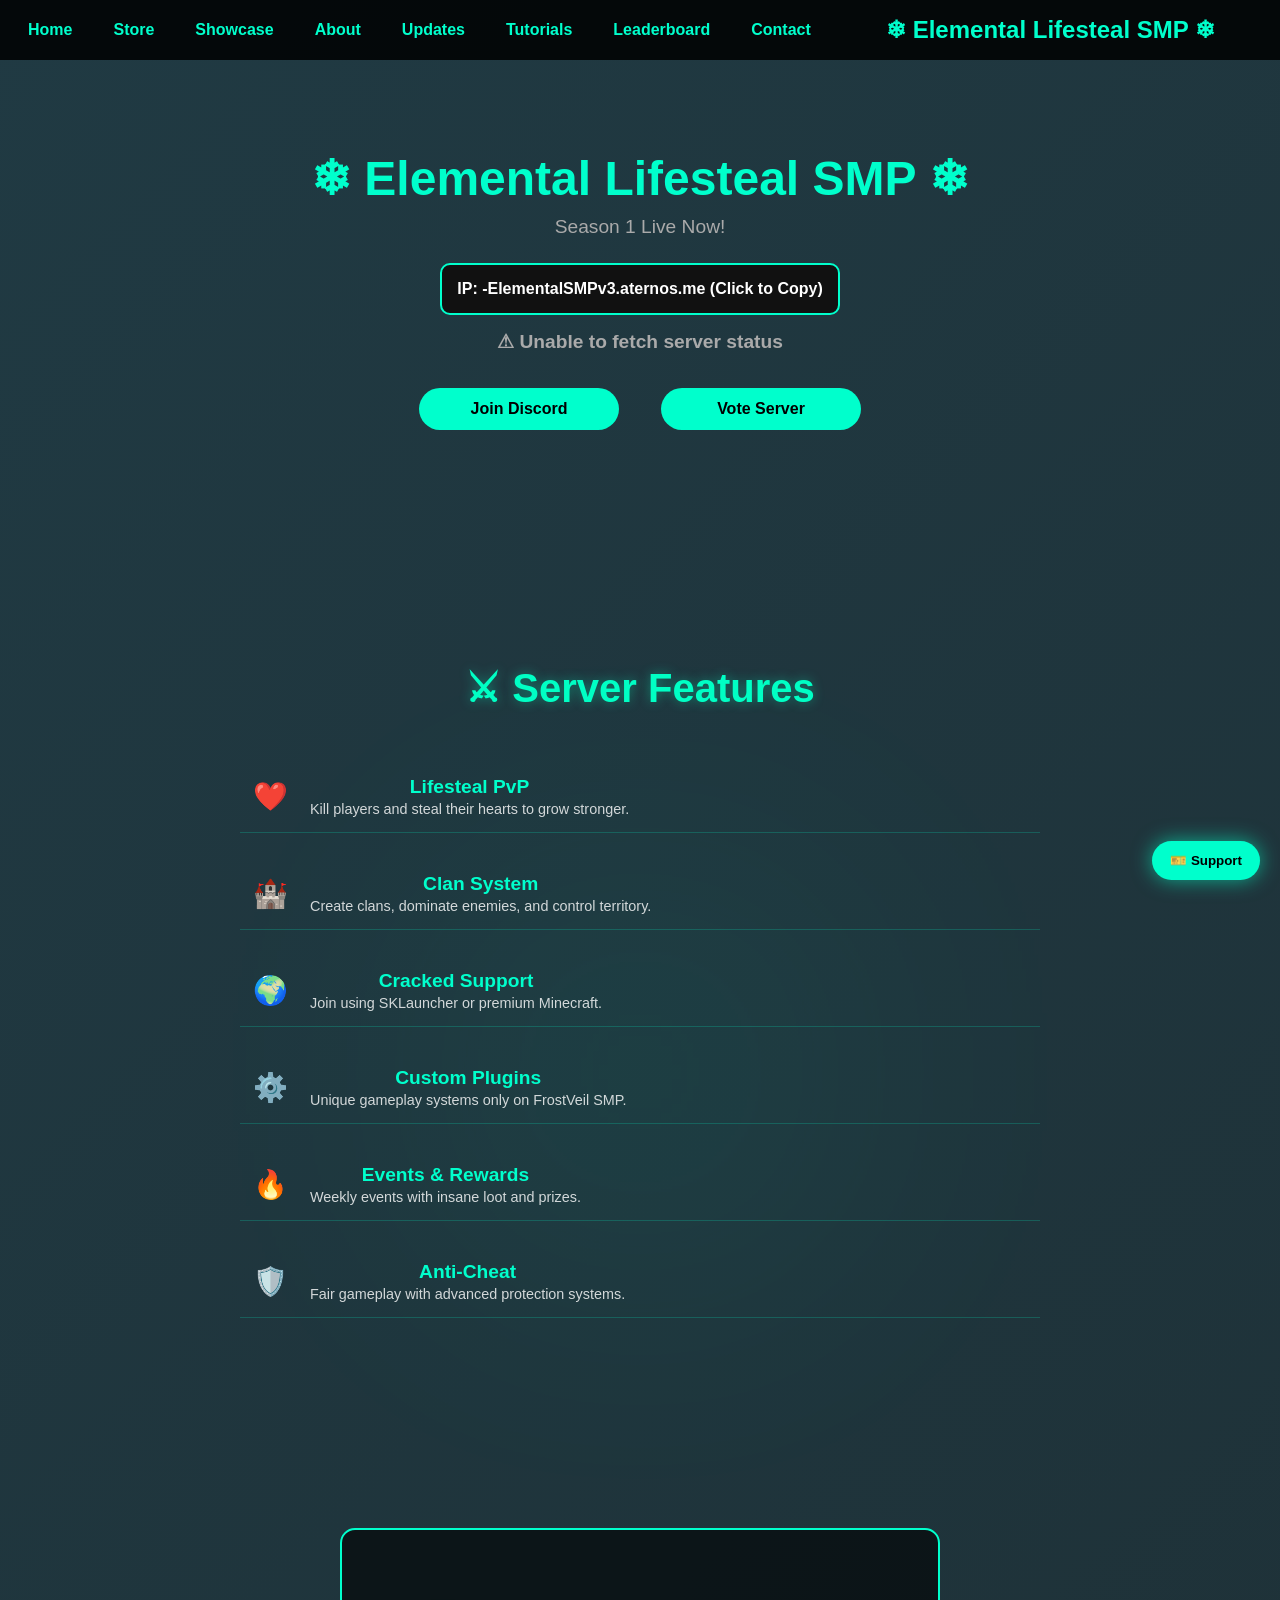
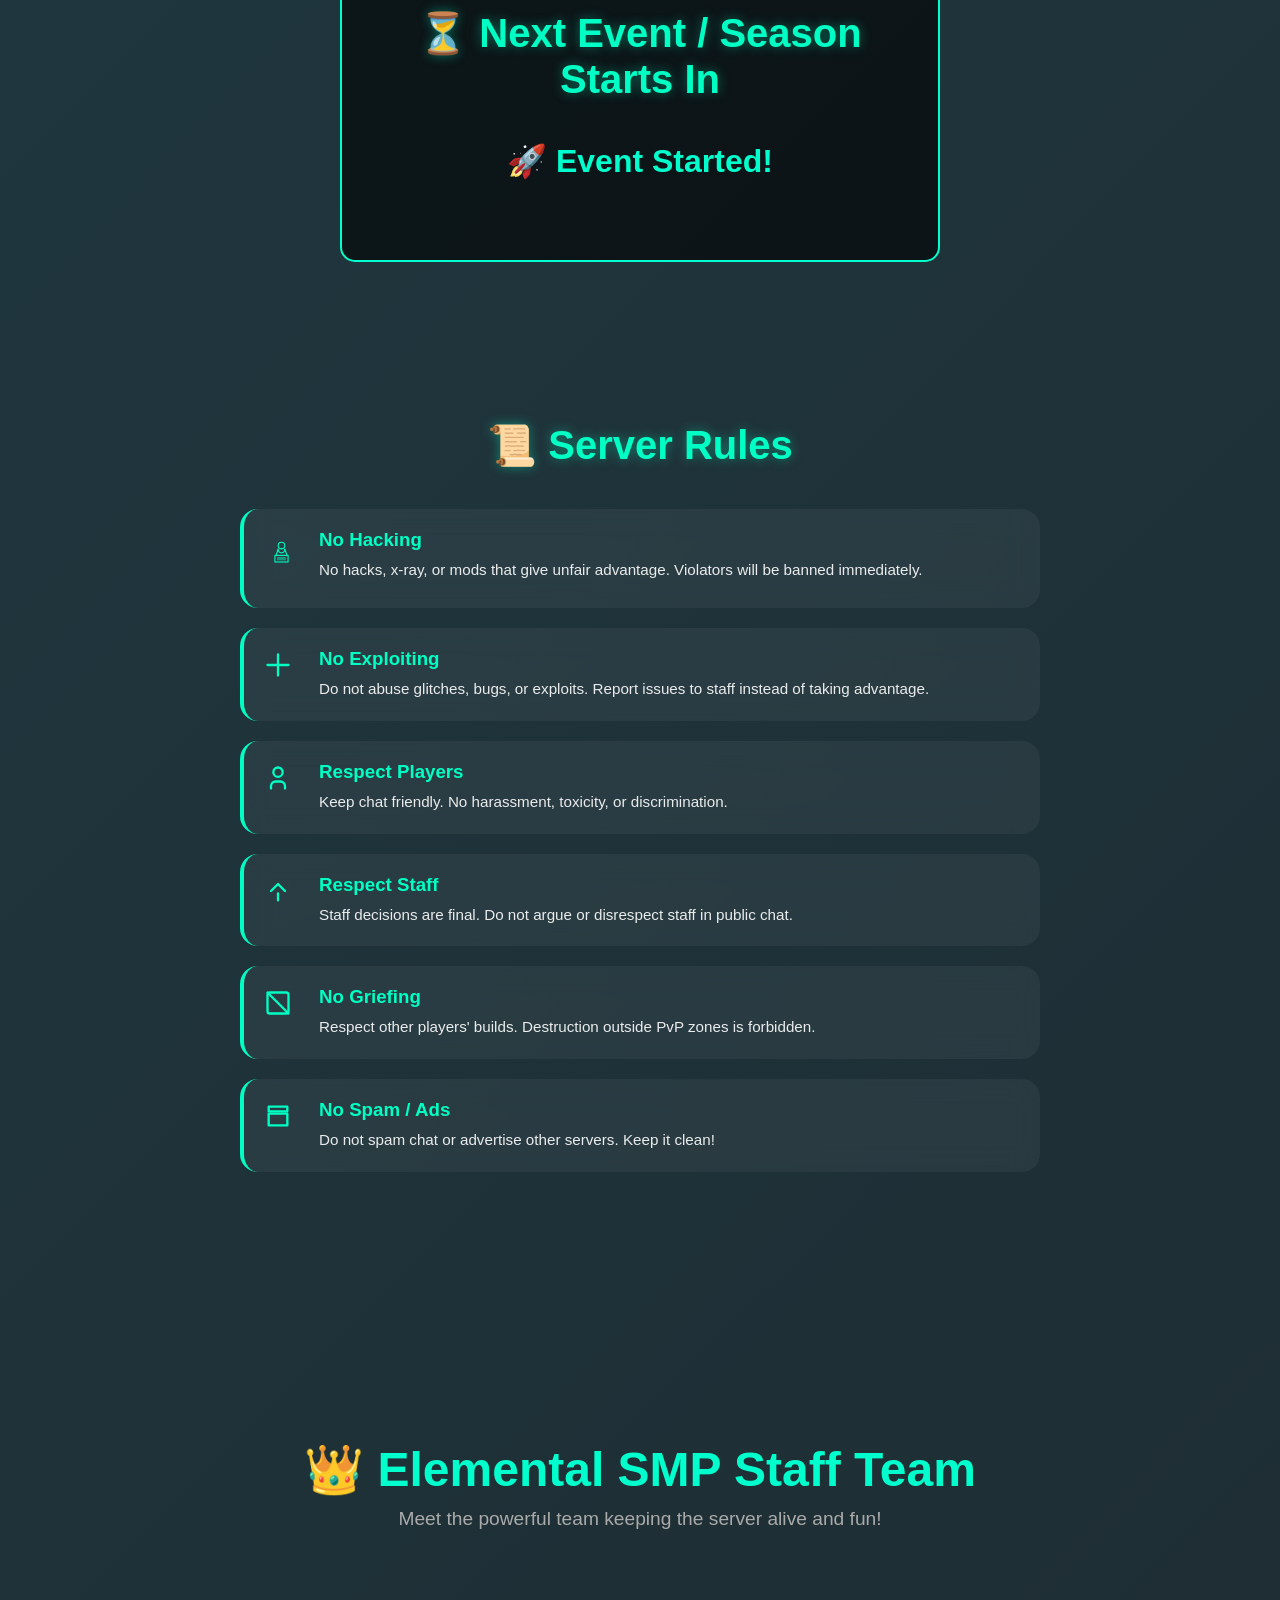
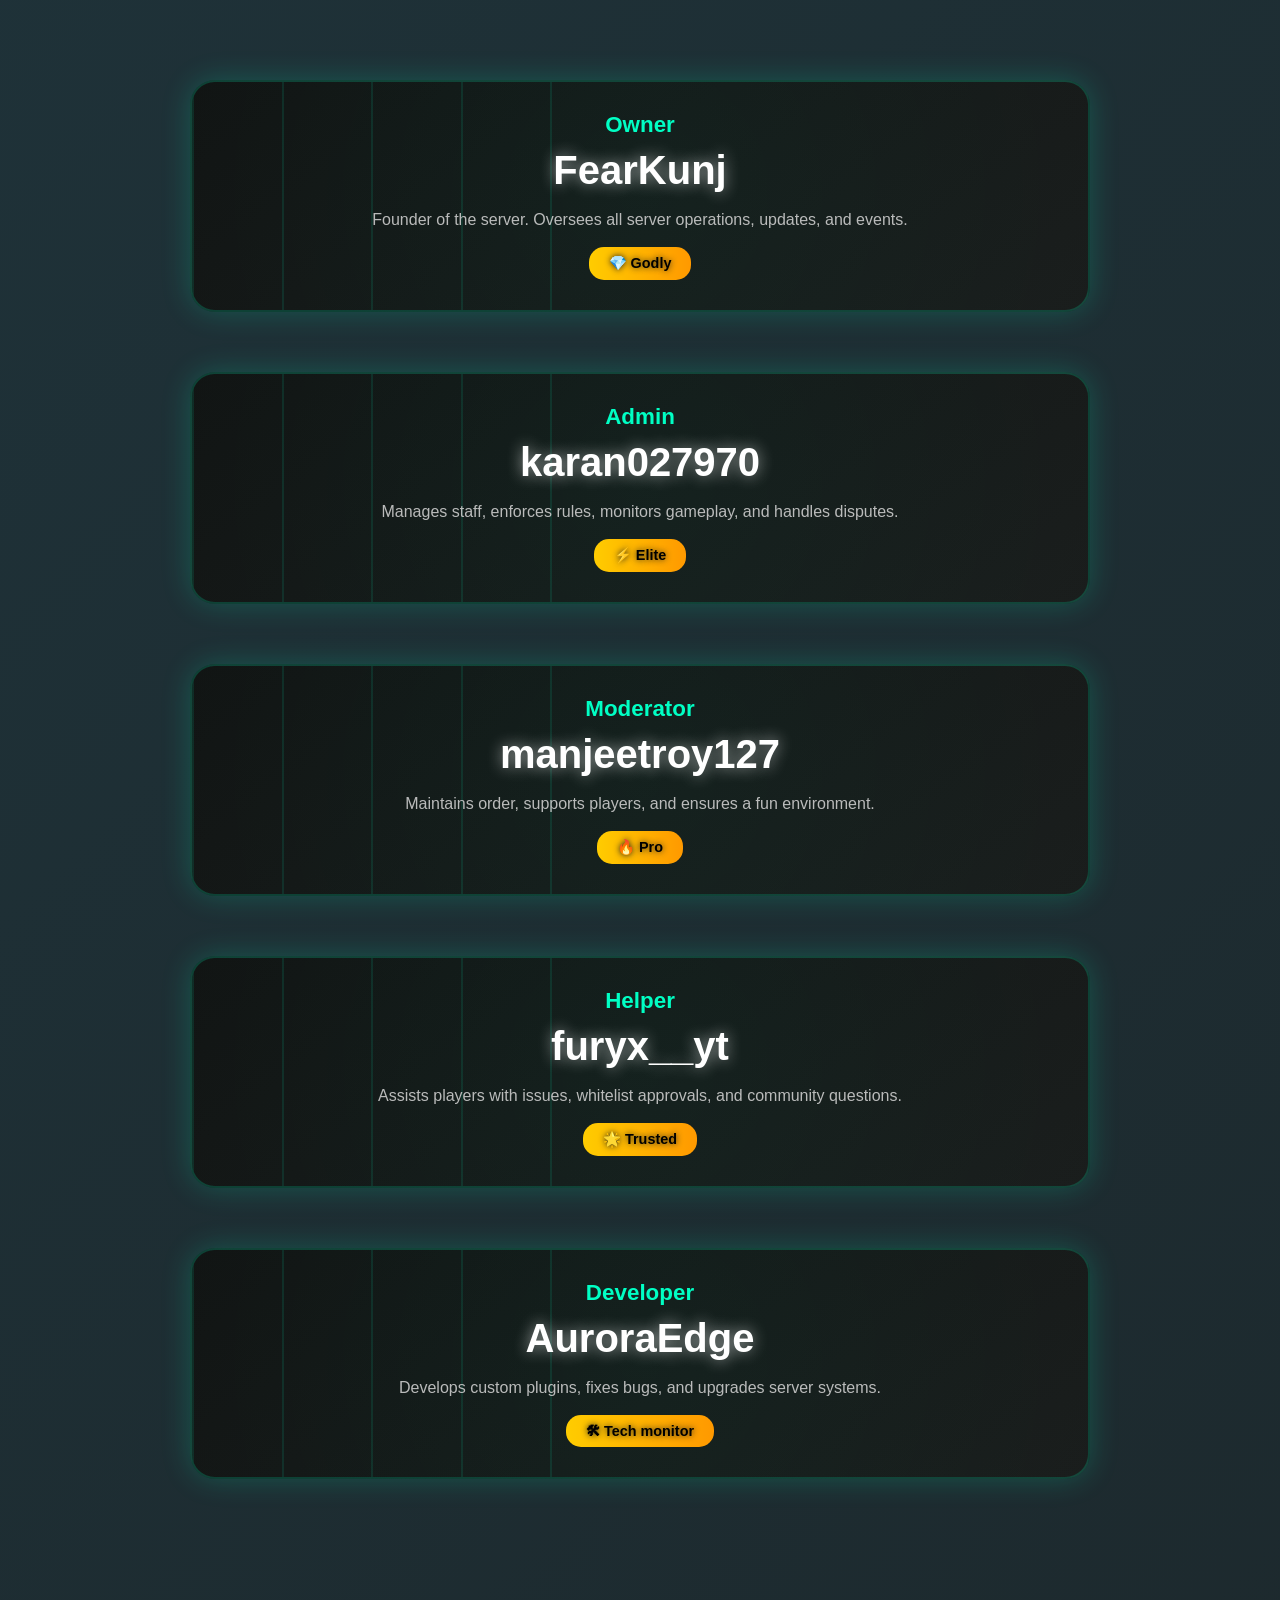
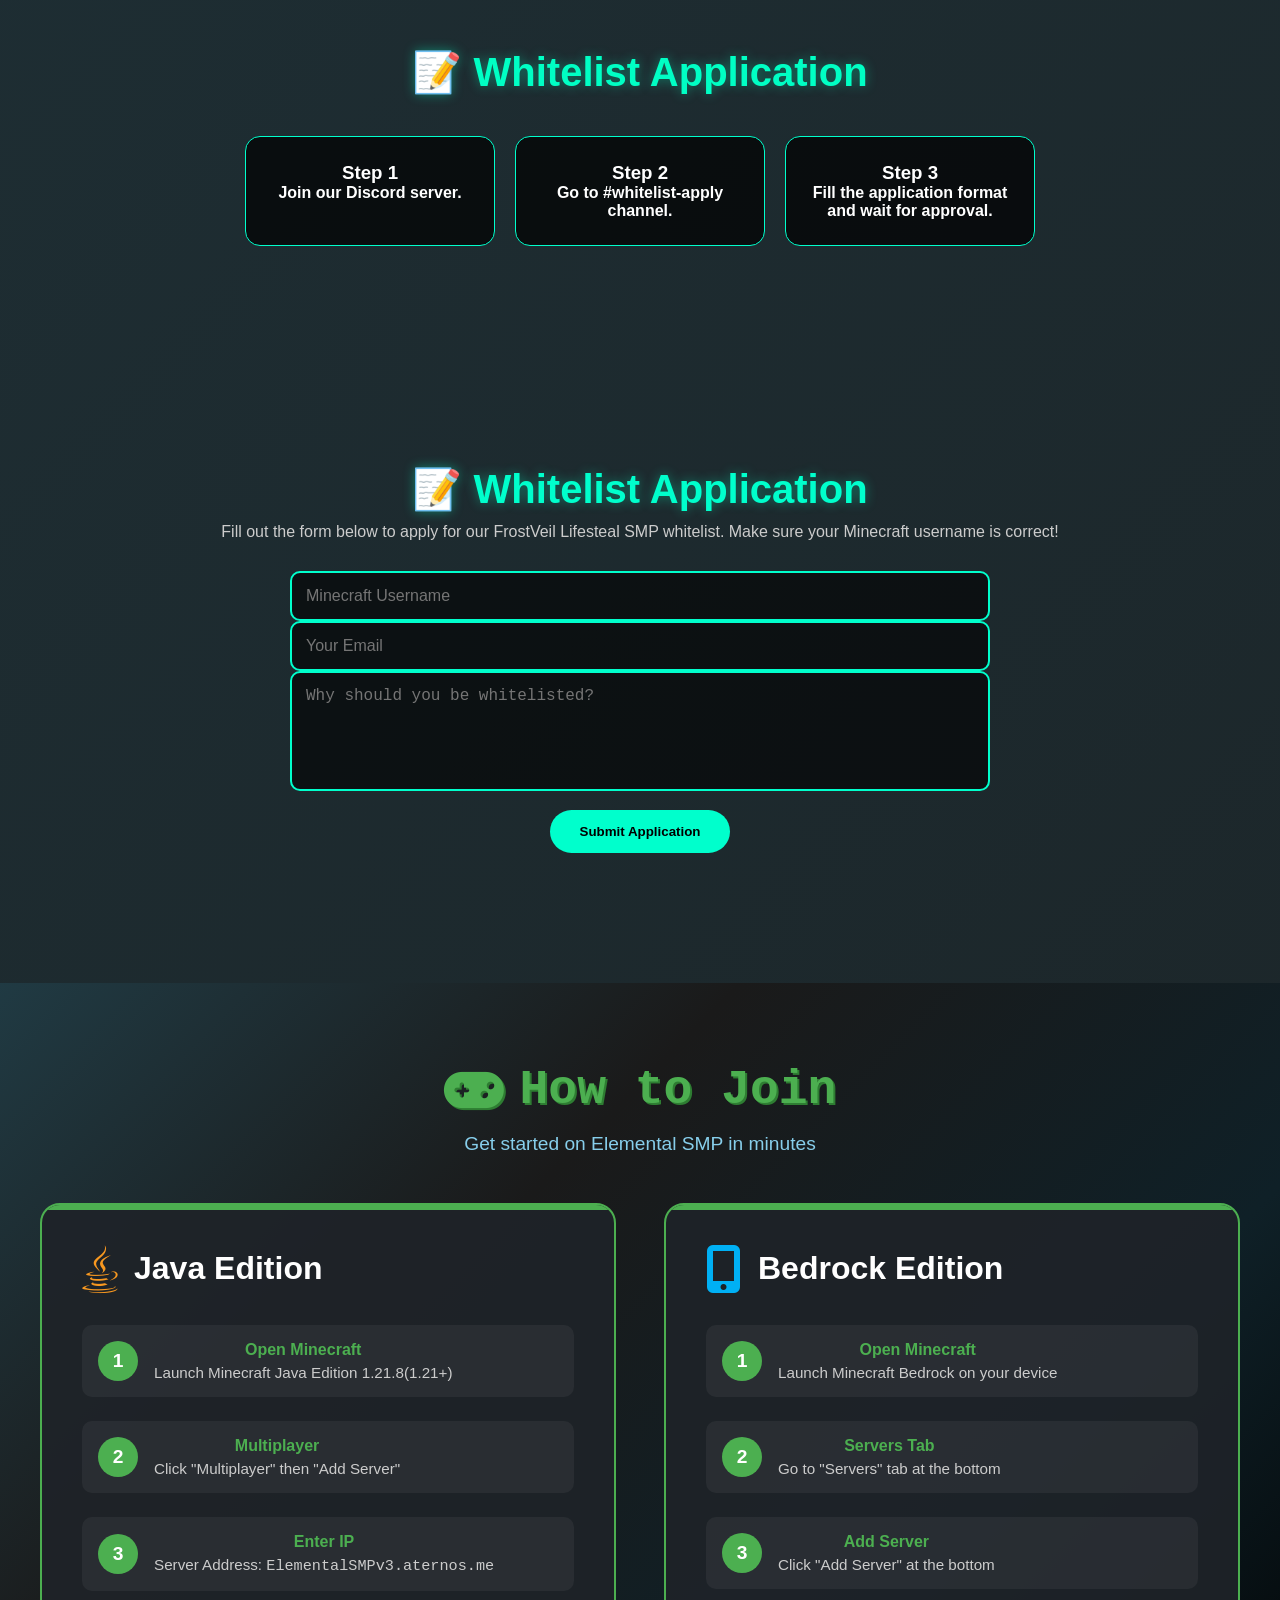
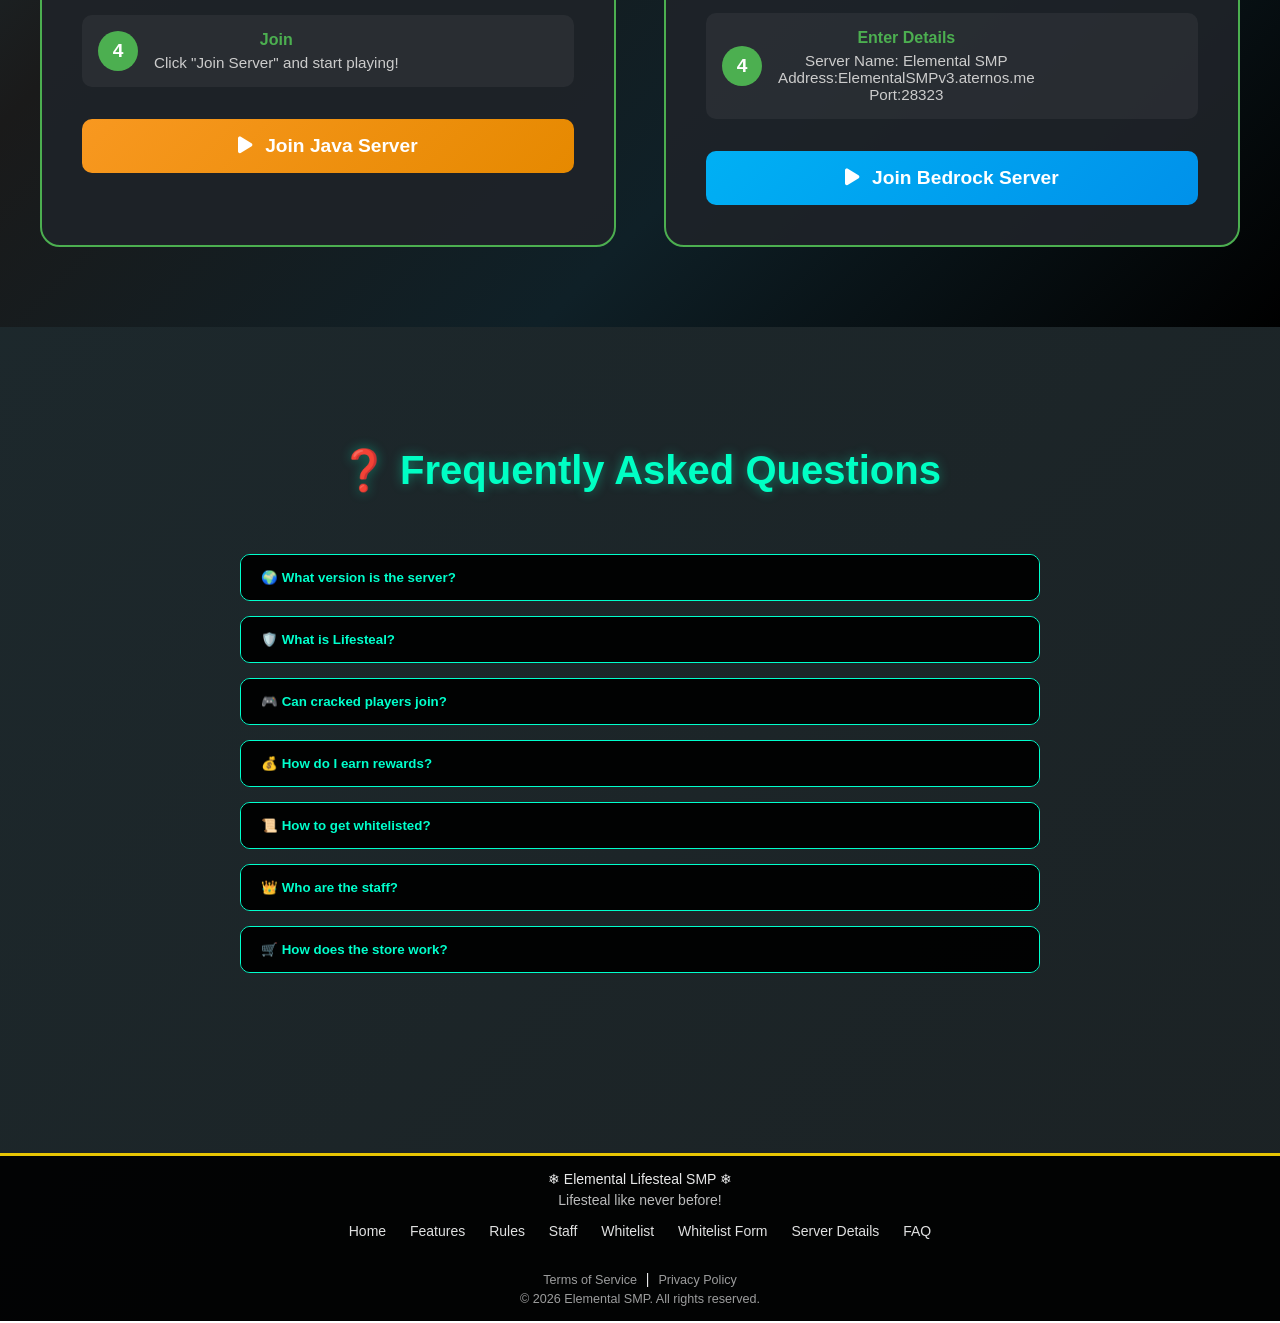
<file: index.html>
<!DOCTYPE html>
<html>
<head>
    <meta name="google-site-verification" content="abc123xyz">
    <title>Elemental Lifesteal SMP</title>
    <meta name="description" content="Elemental SMP is a Minecraft Lifesteal server with clans, PvP and events. Join now!">
    <link rel="stylesheet" href="https://cdnjs.cloudflare.com/ajax/libs/font-awesome/6.4.0/css/all.min.css" />
    <link href="https://fonts.googleapis.com/css2?family=Minecraft&amp;family=Roboto:wght@300;400;700&amp;display=swap" rel="stylesheet" />
    <style>
        * {margin:0;padding:0;box-sizing:border-box;scroll-behavior:smooth;}
        body {font-family:Arial,sans-serif;background:linear-gradient(-45deg,#000,#0f2027,#1a1a1a,#203a43);background-size:400% 400%;animation:gradientBG 15s ease infinite;color:white;}
        @keyframes gradientBG{0%{background-position:0% 50%}50%{background-position:100% 50%}100%{background-position:0% 50%}}
        nav{background:rgba(0,0,0,0.8);padding:15px;text-align:left;position:fixed;width:100%;top:0;z-index:1000;}
        nav a{color:#00ffcc;margin:0 15px;text-decoration:none;font-weight:bold;transition:0.3s;}
        nav a:hover{color:white;}
        header{text-align:center;padding:150px 20px 100px;}
        h1{font-size:3em;color:#00ffcc;}
        .ip-box{margin-top:25px;padding:15px;background:#111;border:2px solid #00ffcc;display:inline-block;border-radius:10px;cursor:pointer;font-weight:bold;}
        .btn{display:inline-block;margin:15px;padding:12px 30px;background:#00ffcc;color:black;text-decoration:none;border-radius:25px;font-weight:bold;transition:0.3s;}
        .btn:hover{background:white;transform:scale(1.05);}
        section{padding:120px 20px;text-align:center;}
        .cards{display:flex;justify-content:center;flex-wrap:wrap;gap:20px;margin-top:40px;}
        .card{background:rgba(0,0,0,0.7);padding:25px;width:250px;border-radius:15px;border:1px solid #00ffcc;transition:0.3s;}
        .card:hover{transform:translateY(-10px);}
        iframe{border-radius:15px;max-width:100%;}
        footer{background:black;padding:30px;text-align:center;opacity:0.6;}
        #server-status{margin-top:15px;font-weight:bold;}
    
    
    
    /* ===== FEATURES UPGRADE (ORVL STYLE) ===== */
/* ===== FEATURES (NO CARDS / ORVL STYLE) ===== */

.feature-list {
    max-width: 800px;
    margin: 50px auto;
    display: flex;
    flex-direction: column;
    gap: 25px;
}

/* each row */
.feature-item {
    display: flex;
    align-items: center;
    gap: 20px;
    padding: 15px 10px;
    border-bottom: 1px solid rgba(0,255,204,0.2);
    position: relative;
    transition: 0.3s;
}

/* glowing line effect */
.feature-item::after {
    content: "";
    position: absolute;
    bottom: 0;
    left: 0;
    width: 0%;
    height: 2px;
    background: #00ffcc;
    transition: 0.4s ease;
}

/* hover animation */
.feature-item:hover::after {
    width: 100%;
}

.feature-item:hover {
    transform: translateX(10px);
}

/* icon */
.feature-item span {
    font-size: 28px;
    min-width: 40px;
    text-align: center;
    transition: 0.3s;
}

/* icon glow */
.feature-item:hover span {
    transform: scale(1.2);
    text-shadow: 0 0 12px #00ffcc;
}

/* text */
.feature-item h3 {
    margin: 0;
    color: #00ffcc;
    font-size: 1.2em;
}

.feature-item p {
    margin: 3px 0 0;
    font-size: 0.9em;
    opacity: 0.8;
}

/* subtle background glow */
#features {
    position: relative;
}

#features::before {
    content: "";
    position: absolute;
    width: 300px;
    height: 300px;
    background: #00ffcc;
    filter: blur(140px);
    opacity: 0.1;
    top: 40%;
    left: 50%;
    transform: translateX(-50%);
}
    
    
    /* Floating Button */
.support-float-btn {
  position: fixed;
  bottom: 20px;
  right: 20px;
  background: #00ffcc;
  color: black;
  border: none;
  padding: 12px 18px;
  border-radius: 50px;
  font-weight: bold;
  cursor: pointer;
  box-shadow: 0 0 20px rgba(0,255,200,0.6);
  z-index: 999;
  transition: 0.3s;
}

.support-float-btn:hover {
  background: #00ccaa;
}

/* Overlay */
.support-overlay {
  position: fixed;
  top: 0;
  left: 0;
  width: 100%;
  height: 100%;
  background: rgba(0,0,0,0.75);
  display: none;
  justify-content: center;
  align-items: center;
  z-index: 1000;
  backdrop-filter: blur(6px); /* 🔥 premium blur */
}

/* Popup */
.support-popup {
  background: linear-gradient(145deg, #0f0f0f, #1a1a1a);
  padding: 35px;
  border-radius: 18px;
  width: 95%;
  max-width: 600px;
  box-shadow: 0 0 50px rgba(0,255,200,0.3);
  position: relative;
  animation: popupScale 0.35s ease;
  border: 2px solid rgba(0,255,200,0.2);
}

/* CLOSE BUTTON (FIXED RIGHT) */
.close-btn {
  position: absolute;
  top: 12px;
  right: 15px;
  font-size: 22px;
  color: #00ffcc;
  cursor: pointer;
  transition: 0.3s;
}

.close-btn:hover {
  color: red;
  transform: scale(1.2);
}

/* Title */
.support-popup h2 {
  text-align: center;
  color: #00ffcc;
  margin-bottom: 20px;
}

/* Inputs */
.support-popup input,
.support-popup textarea,
.support-popup select {
  width: 100%;
  padding: 14px;
  margin: 10px 0;
  border-radius: 10px;
  border: 1px solid #00ffcc;
  background: #0a0a0a;
  color: white;
  font-size: 15px;
}

/* Textarea */
.support-popup textarea {
  height: 140px;
}

/* Button */
.support-popup button {
  width: 100%;
  padding: 14px;
  border-radius: 10px;
  font-size: 16px;
  background: #00ffcc;
  color: black;
  font-weight: bold;
  cursor: pointer;
  transition: 0.3s;
}

.support-popup button:hover {
  background: #00ccaa;
}

/* Animation */
@keyframes popupScale {
  0% {
    opacity: 0;
    transform: scale(0.7);
  }
  100% {
    opacity: 1;
    transform: scale(1);
  }
}




/* ===== SECTIONS ===== */
section {padding:120px 20px; position:relative;}
section h2 {font-size:2.5em; margin-bottom:40px; color:#00ffc4; text-shadow:0 0 12px rgba(0,255,196,0.4);}

/* ===== RULES (NEW STYLE) ===== */
.rules-list {
    max-width:800px;
    margin:0 auto;
    display:flex;
    flex-direction:column;
    gap:20px;
}
    #rules { text-align: left; }
.rule-item {
    display:flex;
    align-items:flex-start;
    gap:15px;
    background: rgba(255,255,255,0.05);
    padding:20px;
    border-radius:18px;
    backdrop-filter: blur(12px);
    border-left: 4px solid #00ffc4;
    transition:0.3s;
}
.rule-item:hover {transform:translateX(8px); background: rgba(0,255,196,0.05);}
.rule-item span {
    font-size:28px;
    min-width:40px;
    margin-top:3px;
}
.rule-item h3 {margin-bottom:8px; color:#00ffc4;}
.rule-item p {opacity:0.9; font-size:0.95em; line-height:1.5;}

    
    
    
    
    ===== HEADER ===== */
header{padding:100px 20px 50px;text-align:center;}
header h1{font-size:3em;margin-bottom:10px;}
header p{color:#aaa;font-size:1.2em;}

/* ===== STAFF CONTAINER ===== */
#staff-container{display:flex;flex-direction:column;align-items:center;gap:60px;padding:50px 20px;}

/* ===== STAFF MEMBER ===== */
.staff-member{
  position:relative;
  width:95%;max-width:900px;
  padding:30px;
  border-radius:25px;
  overflow:hidden;
  background:linear-gradient(145deg,#111111,#1a1a1a);
  border:2px solid rgba(0,255,196,0.2);
  box-shadow:0 0 30px rgba(0,255,196,0.2);
  transition:0.5s;
  cursor:pointer;
}
.staff-member:hover{
  box-shadow:0 0 60px rgba(0,255,196,0.6);
  transform:scale(1.02);
}

/* Floating tech lines */
.staff-member::before{
  content:'';
  position:absolute;top:-50%;left:-50%;width:200%;height:200%;
  background:radial-gradient(circle,rgba(0,255,196,0.05) 0%,transparent 70%);
  animation:rotateGlow 8s linear infinite;
  z-index:0;
}
@keyframes rotateGlow{
  0%{transform:rotate(0deg) translateX(0);}
  50%{transform:rotate(180deg) translateX(15px);}
  100%{transform:rotate(360deg) translateX(0);}
}

/* CONTENT */
.staff-rank{font-size:1.4em;font-weight:bold;color:#00ffc4;position:relative;z-index:1;}
.staff-name{font-size:2.5em;font-weight:bold;margin:10px 0;text-shadow:0 0 15px rgba(255,255,255,0.6);position:relative;z-index:1;}
.staff-info{font-size:1em;color:#ccc;line-height:1.5;margin-top:15px;position:relative;z-index:1;opacity:0.9;}
.staff-badge{
  display:inline-block;padding:8px 20px;margin-top:15px;
  border-radius:15px;
  background:linear-gradient(90deg,#ffcc00,#ff9900);
  color:black;
  font-weight:bold;
  font-size:0.9em;
  text-shadow:0 0 6px #222;
  position:relative;z-index:1;
  transition:0.4s;
}
.staff-badge:hover{transform:scale(1.1);box-shadow:0 0 20px #ffcc00;}

/* TECHNO LINES ANIMATION */
.tech-lines{
  position:absolute;top:0;left:0;width:100%;height:100%;
  pointer-events:none;
  z-index:0;
}
.line{
  position:absolute;width:2px;height:100%;background:rgba(0,255,196,0.1);
  animation:moveLine 6s linear infinite;
}
.line:nth-child(2){left:10%;animation-delay:1s;}
.line:nth-child(3){left:20%;animation-delay:2s;}
.line:nth-child(4){left:30%;animation-delay:3s;}
.line:nth-child(5){left:40%;animation-delay:4s;}
@keyframes moveLine{
  0%{transform:translateY(-100%);}
  100%{transform:translateY(100%);}
}

/* RESPONSIVE */
@media(max-width:600px){
  .staff-name{font-size:2em;}
  .staff-rank{font-size:1.2em;}
  .staff-info{font-size:0.95em;}
} 
  /* Dropdown (hidden by default) */
.dropdown-menu {
  display: none;
  flex-direction: column;
  padding-left: 10px;
  border-left: 2px solid #00ffcc;
}

/* Show dropdown */
.dropdown.active .dropdown-menu {
  display: flex;
}

/* Dropdown toggle */
.dropdown-toggle {
  color: #00ffcc;
  font-weight: bold;
  cursor: pointer;
  padding: 10px 0;
}

/* Smooth feel */
.dropdown-menu a {
  font-size: 0.9rem;
  padding: 6px 0;
}

/* DESKTOP: disable dropdown (show normal Home only) */
@media(min-width: 901px){
  .dropdown-menu {
    display: none !important;
  }

  .dropdown-toggle::after {
    content: "";
  }
}
/* ===== DESKTOP NAV FIX ===== */

        /* CTA Buttons Layout */
.cta-buttons {
    display: flex;
    justify-content: center;
    gap: 12px;
    flex-wrap: wrap; /* allows stacking ONLY if too small */
    margin-top: 20px;
}

/* Make buttons responsive */
.cta-buttons .btn {
    flex: 1 1 140px; /* flexible width */
    
    max-width: 200px;
}

/* MOBILE FIX */
@media (max-width: 480px) {
    .cta-buttons {
        flex-wrap: nowrap; /* force same line */
    }

    .cta-buttons .btn {
        font-size: 0.8rem;
        padding: 10px;
    }
}
        @media (min-width: 901px) {

  nav {
@media (min-width: 1200px) {

@media (min-width: 901px) {

  nav {
    display: flex;
    align-items: center;
    justify-content: space-between;
    padding: 15px 50px; /* top/bottom and sides */
  }

  .nav-logo {
    font-size: 1.5rem; /* logo size */
    margin-right: 40px; /* space between logo and links */
  }

  #nav-links {
    display: flex;
    align-items: center;
    gap: 35px; /* increased gap between links */
    white-space: nowrap;
  }

  #nav-links a {
    font-size: 1rem; /* normal size */
    margin: 0; /* reset margin */
    padding: 6px 3px; /* small padding for clickable area */
    transition: color 0.3s, transform 0.3s;
  }

  #nav-links a:hover {
    transform: scale(1.05);
  }

  /* Hide hamburger + overlay on desktop */
  #hamburger,
  #close-btn,
  #overlay {
    display: none !important;
  }
}










    </style>
  <link rel="stylesheet" href="style.css">
</head>
<body>


<!-- Navigation Menu -->
<nav>
  <div id="hamburger">☰</div>

  <div class="nav-logo">❄ Elemental Lifesteal SMP ❄</div>

  <div id="nav-links">
    <div class="close-btn" id="close-btn">✖</div>

    <a href="index.html">Home</a>
    <a href="store.html">Store</a>
    <a href="showcase.html">Showcase</a>
    <a href="About.html">About</a>
      <a href="life.html">Updates</a>
      <a href="frost.html">Tutorials</a>
      <a href="Leaderboard.html">Leaderboard</a>
    <a href="Contact.html">Contact</a>
    
  </div>

  <!-- Overlay -->
  <div id="overlay"></div>
</nav>
    
<!-- Header -->
<header id="home">
    <h1>❄ Elemental Lifesteal SMP ❄</h1>
    <p>Season 1 Live Now!</p>

    <div class="ip-box" onclick="copyIP()">IP: -ElementalSMPv3.aternos.me (Click to Copy)</div>
    <p id="server-status">Checking server status...</p>

    <div class="cta-buttons">
    <a href="https://discord.gg/MCHxb2Qbn3" target="_blank" class="btn">Join Discord</a>
    <a href="https://minelist.net/server/5192" target="_blank" class="btn">Vote Server</a>
</div>
    
</header>

<!-- Features Section -->
<section id="features">
    <h2>⚔ Server Features</h2>

    <div class="feature-list">

        <div class="feature-item">
            <span>❤️</span>
            <div>
                <h3>Lifesteal PvP</h3>
                <p>Kill players and steal their hearts to grow stronger.</p>
            </div>
        </div>

        <div class="feature-item">
            <span>🏰</span>
            <div>
                <h3>Clan System</h3>
                <p>Create clans, dominate enemies, and control territory.</p>
            </div>
        </div>

        <div class="feature-item">
            <span>🌍</span>
            <div>
                <h3>Cracked Support</h3>
                <p>Join using SKLauncher or premium Minecraft.</p>
            </div>
        </div>

        <div class="feature-item">
            <span>⚙️</span>
            <div>
                <h3>Custom Plugins</h3>
                <p>Unique gameplay systems only on FrostVeil SMP.</p>
            </div>
        </div>

        <div class="feature-item">
            <span>🔥</span>
            <div>
                <h3>Events & Rewards</h3>
                <p>Weekly events with insane loot and prizes.</p>
            </div>
        </div>

        <div class="feature-item">
            <span>🛡️</span>
            <div>
                <h3>Anti-Cheat</h3>
                <p>Fair gameplay with advanced protection systems.</p>
            </div>
        </div>

    </div>
</section>
    <section id="countdown">
  <h2>⏳ Next Event / Season Starts In</h2>
  <div id="timer">
    <span id="days">00</span>d :
    <span id="hours">00</span>h :
    <span id="minutes">00</span>m :
    <span id="seconds">00</span>s
  </div>

  <!-- Admin Only: Change Timer -->
  <div id="edit-timer" style="display:none; margin-top:15px;">
    <input type="datetime-local" id="new-timer" />
    <button onclick="updateCountdown()" style="padding:5px 10px; background:#00ffcc; color:black; border:none; border-radius:5px; cursor:pointer;">Update Timer</button>
  </div>
</section>
    

<!-- Rules Section -->
<section id="rules">
    <h2><center>
        📜 Server Rules
    </center>
    </h2>
        
    <div class="rules-list">
        <div class="rule-item">
           <span>
  <!-- Hacker Icon SVG -->
  <svg width="35" height="49" viewBox="0 0 64 64" fill="none" xmlns="http://www.w3.org/2000/svg">
    <!-- Head -->
    <circle cx="32" cy="12" r="6" stroke="#00ffc4" stroke-width="2"/>
    <!-- Body / hoodie -->
    <path d="M26 18 C26 28, 38 28, 38 18" stroke="#00ffc4" stroke-width="2" fill="none"/>
    <!-- Arms / hands -->
    <path d="M26 18 L22 30" stroke="#00ffc4" stroke-width="2"/>
    <path d="M38 18 L42 30" stroke="#00ffc4" stroke-width="2"/>
    <!-- Laptop -->
    <rect x="20" y="30" width="24" height="12" stroke="#00ffc4" stroke-width="2" fill="none"/>
    <line x1="24" y1="34" x2="40" y2="34" stroke="#00ffc4" stroke-width="1"/>
    <line x1="24" y1="36" x2="40" y2="36" stroke="#00ffc4" stroke-width="1"/>
    <line x1="24" y1="38" x2="40" y2="38" stroke="#00ffc4" stroke-width="1"/>
  </svg>

            </span>
            <div>
                <h3>No Hacking</h3>
                <p>No hacks, x-ray, or mods that give unfair advantage. Violators will be banned immediately.</p>
            </div>
        </div>

        <div class="rule-item">
            <span>
                <!-- No Exploiting SVG -->
                <svg width="28" height="28" viewBox="0 0 24 24" fill="none" stroke="#00ffc4" stroke-width="2" stroke-linecap="round" stroke-linejoin="round">
                    <path d="M3 12h18M12 3v18"/>
                </svg>
            </span>
            <div>
                <h3>No Exploiting</h3>
                <p>Do not abuse glitches, bugs, or exploits. Report issues to staff instead of taking advantage.</p>
            </div>
        </div>

        <div class="rule-item">
            <span>
                <!-- Respect Players SVG -->
                <svg width="28" height="28" viewBox="0 0 24 24" fill="none" stroke="#00ffc4" stroke-width="2" stroke-linecap="round" stroke-linejoin="round">
                    <circle cx="12" cy="7" r="4"/>
                    <path d="M6 21v-2a4 4 0 0 1 4-4h4a4 4 0 0 1 4 4v2"/>
                </svg>
            </span>
            <div>
                <h3>Respect Players</h3>
                <p>Keep chat friendly. No harassment, toxicity, or discrimination.</p>
            </div>
        </div>

        <div class="rule-item">
            <span>
                <!-- Respect Staff SVG -->
                <svg width="28" height="28" viewBox="0 0 24 24" fill="none" stroke="#00ffc4" stroke-width="2" stroke-linecap="round" stroke-linejoin="round">
                    <path d="M12 20v-6M6 12l6-6 6 6"/>
                </svg>
            </span>
            <div>
                <h3>Respect Staff</h3>
                <p>Staff decisions are final. Do not argue or disrespect staff in public chat.</p>
            </div>
        </div>

        <div class="rule-item">
            <span>
                <!-- No Griefing SVG -->
                <svg width="28" height="28" viewBox="0 0 24 24" fill="none" stroke="#00ffc4" stroke-width="2" stroke-linecap="round" stroke-linejoin="round">
                    <rect x="3" y="3" width="18" height="18" rx="2" ry="2"/>
                    <path d="M3 3l18 18"/>
                </svg>
            </span>
            <div>
                <h3>No Griefing</h3>
                <p>Respect other players' builds. Destruction outside PvP zones is forbidden.</p>
            </div>
        </div>

        <div class="rule-item">
            <span>
                <!-- No Spam SVG -->
                <svg width="28" height="28" viewBox="0 0 24 24" fill="none" stroke="#00ffc4" stroke-width="2" stroke-linecap="round" stroke-linejoin="round">
                    <path d="M4 4h16v4H4z"/>
                    <path d="M4 10h16v10H4z"/>
                </svg>
            </span>
            <div>
                <h3>No Spam / Ads</h3>
                <p>Do not spam chat or advertise other servers. Keep it clean!</p>
            </div>
        </div>
    </div>
</section>

<!-- Staff Section -->
<header>
  <h1>👑 Elemental SMP Staff Team</h1>
  <p>Meet the powerful team keeping the server alive and fun!</p>
</header>

<section id="staff-container">
  <!-- Staff members inserted by JS -->
</section>

<!-- Whitelist Section -->
<section id="whitelist">
    <h2>📝 Whitelist Application</h2>
    <div class="cards">
        <div class="card"><h3>Step 1</h3><p>Join our Discord server.</p></div>
        <div class="card"><h3>Step 2</h3><p>Go to #whitelist-apply channel.</p></div>
        <div class="card"><h3>Step 3</h3><p>Fill the application format and wait for approval.</p></div>
    </div>
</section>
        <section id="whitelisted">
  <h2>📝 Whitelist Application</h2>
  <p>Fill out the form below to apply for our FrostVeil Lifesteal SMP whitelist. Make sure your Minecraft username is correct!</p>

  <form id="whitelist-form" action="https://formspree.io/f/xkozpord" method="POST">
    <input type="text" name="minecraft_username" placeholder="Minecraft Username" required>
    <input type="email" name="email" placeholder="Your Email" required>
    <textarea name="reason" rows="4" placeholder="Why should you be whitelisted?" required></textarea>
    <button type="submit">Submit Application</button>
    <p id="whitelist-status"></p>
  </form>
</section>
  


 <!-- ===== JOIN SECTION ===== -->
    <section class="join-section" id="join">
  <div class="section-header">
  <h2>
    <i class="fas fa-gamepad"></i>
    How to Join
  </h2>
  <p class="section-subtitle">
    Get started on Elemental SMP in minutes
  </p>
</div>
      <div class="join-container">
        <div class="join-method java">
          <div class="method-header">
            <i class="fab fa-java"></i>
            <h3>
              Java Edition
            </h3>
          </div>
          <div class="method-steps">
            <div class="step">
              <div class="step-number">
                1
              </div>
              <div class="step-content">
                <h4>
                  Open Minecraft
                </h4>
                <p>
                  Launch Minecraft Java Edition 1.21.8(1.21+)
                </p>
              </div>
            </div>
            <div class="step">
              <div class="step-number">
                2
              </div>
              <div class="step-content">
                <h4>
                  Multiplayer
                </h4>
                <p>
                  Click &#34;Multiplayer&#34; then &#34;Add Server&#34;
                </p>
              </div>
            </div>
            <div class="step">
              <div class="step-number">
                3
              </div>
              <div class="step-content">
                <h4>
                  Enter IP
                </h4>
                <p>
                  Server Address:
                  <code>                  ElementalSMPv3.aternos.me
</code>
                </p>
              </div>
            </div>
            <div class="step">
              <div class="step-number">
                4
              </div>
              <div class="step-content">
                <h4>
                  Join
                </h4>
                <p>
                  Click &#34;Join Server&#34; and start playing!
                </p>
              </div>
            </div>
          </div>
          <button class="method-btn java-btn" onclick="copyJavaIP()">
            <i class="fas fa-play"></i>
            Join Java Server
          </button>
        </div>
        <div class="join-method bedrock">
          <div class="method-header">
            <i class="fas fa-mobile-alt"></i>
            <h3>
              Bedrock Edition
            </h3>
          </div>
          <div class="method-steps">
            <div class="step">
              <div class="step-number">
                1
              </div>
              <div class="step-content">
                <h4>
                  Open Minecraft
                </h4>
                <p>
                  Launch Minecraft Bedrock on your device
                </p>
              </div>
            </div>
            <div class="step">
              <div class="step-number">
                2
              </div>
              <div class="step-content">
                <h4>
                  Servers Tab
                </h4>
                <p>
                  Go to &#34;Servers&#34; tab at the bottom
                </p>
              </div>
            </div>
            <div class="step">
              <div class="step-number">
                3
              </div>
              <div class="step-content">
                <h4>
                  Add Server
                </h4>
                <p>
                  Click &#34;Add Server&#34; at the bottom
                </p>
              </div>
            </div>
            <div class="step">
              <div class="step-number">
                4
              </div>
              <div class="step-content">
                <h4>
                  Enter Details
                </h4>
                <p>
                  Server Name: Elemental SMP
                  <br />
                  Address:ElementalSMPv3.aternos.me
                  <br />
                  Port:28323
                </p>
              </div>
            </div>
          </div>
      <button class="method-btn bedrock-btn" onclick="copyBedrockIP()">
            <i class="fas fa-play"></i>
            Join Bedrock Server
          </button>
        </div>
      </div>
    </section>
   
 

<!-- FAQ Section -->
<section id="faq">
    <h2>❓ Frequently Asked Questions</h2>
    <div class="faq-container">
        <div class="faq-item">
            <button class="faq-question">🌍 What version is the server?</button>
            <div class="faq-answer">
                <p>Our server runs on <strong>Java Edition 1.21.8(1.21+)</strong> with PaperMC for optimal performance.</p>
            </div>
        </div>

        <div class="faq-item">
            <button class="faq-question">🛡️ What is Lifesteal?</button>
            <div class="faq-answer">
                <p>Lifesteal allows players to steal hearts from others during PvP. Your goal is to survive and grow stronger!</p>
            </div>
        </div>

        <div class="faq-item">
            <button class="faq-question">🎮 Can cracked players join?</button>
            <div class="faq-answer">
                <p>Yes! We support SKLauncher and other cracked clients, so you can play without a premium account.</p>
            </div>
        </div>

        <div class="faq-item">
            <button class="faq-question">💰 How do I earn rewards?</button>
            <div class="faq-answer">
                <p>Players can earn rewards via daily login, PvP, quests, and completing objectives. Check the Store for redeemable items.</p>
            </div>
        </div>

        <div class="faq-item">
            <button class="faq-question">📜 How to get whitelisted?</button>
            <div class="faq-answer">
                <p>Fill out the whitelist form in our <a href="#whitelisted">Whitelist Section</a>. Make sure your Minecraft username is correct.</p>
            </div>
        </div>

        <div class="faq-item">
            <button class="faq-question">👑 Who are the staff?</button>
            <div class="faq-answer">
                <p>Our team consists of FearKunj (Owner), karan027970 (Admin), and other trusted moderators. Respect them and follow their instructions.</p>
            </div>
        </div>

        <div class="faq-item">
            <button class="faq-question">🛒 How does the store work?</button>
            <div class="faq-answer">
                <p>Purchase ranks, hearts, and exclusive perks via our store. You can use coins or in-game points to unlock special items.</p>
            </div>
        </div>
    </div>
</section>
   
<footer>
  <div class="footer-container">
    <!-- Branding & Logo -->
    <div class="footer-brand">
      ❄ Elemental Lifesteal SMP ❄
      <p>Lifesteal like never before!</p>
    </div>

<!-- Quick Links -->
<div class="footer-links">
  <a href="#home">Home</a>
  <a href="#features">Features</a>
  <a href="#rules">Rules</a>
  <a href="#staff-container">Staff</a>
  <a href="#whitelist">Whitelist</a>
  <a href="#whitelisted">Whitelist Form</a>
  <a href="#server-details">Server Details</a>
  <a href="#faq">FAQ</a>
</div>

<br><br><br<br>

    <!-- Legal & Policies -->
    <div class="footer-legal">
      <a href="#terms">Terms of Service</a> | 
      <a href="#privacy">Privacy Policy</a>
      <p>&copy; 2026 Elemental SMP. All rights reserved.</p>
    </div>
  </div>
</footer>



<!-- Floating Button -->
<button class="support-float-btn" onclick="openSupport()">
  🎫 Support
</button>

<!-- Popup -->
<div class="support-overlay" id="supportOverlay">
  <div class="support-popup">
    
    <span class="close-btn" onclick="closeSupport()">✖</span>
    
    <h2>Support</h2>

    <form action="https://formspree.io/f/mojkggde" method="POST">
      <input type="text" name="username" placeholder="Minecraft Username" required>
      <input type="email" name="email" placeholder="Email" required>

      <select name="issue" required>
        <option value="">Select Issue</option>
        <option>Bug Report</option>
        <option>Payment Issue</option>
        <option>Whitelist Problem</option>
        <option>Ban Appeal</option>
         <option>Other</option>
      </select>

      <textarea name="message" placeholder="Describe your problem..." required></textarea>

      <button type="submit">Submit</button>
    </form>

  </div>
</div>
<!-- Scripts -->
<script>
function copyIP(){navigator.clipboard.writeText("ElementalSMPv3.aternos.me");alert("Server IP Copied!");}
// STAFF DATA
const staffMembers = [
  {rank:"Owner", name:"FearKunj", badge:"💎 Godly", info:"Founder of the server. Oversees all server operations, updates, and events."},
  {rank:"Admin", name:"karan027970", badge:"⚡ Elite", info:"Manages staff, enforces rules, monitors gameplay, and handles disputes."},
  {rank:"Moderator", name:"manjeetroy127", badge:"🔥 Pro", info:"Maintains order, supports players, and ensures a fun environment."},
  {rank:"Helper", name:"furyx__yt", badge:"🌟 Trusted", info:"Assists players with issues, whitelist approvals, and community questions."},
  {rank:"Developer", name:"AuroraEdge", badge:"🛠 Tech monitor", info:"Develops custom plugins, fixes bugs, and upgrades server systems."}
];

// CREATE STAFF ELEMENTS
const container = document.getElementById("staff-container");
staffMembers.forEach(member=>{
  const div = document.createElement("div");
  div.className="staff-member";
  div.innerHTML=`
    <div class="staff-rank">${member.rank}</div>
    <div class="staff-name">${member.name}</div>
    <div class="staff-info">${member.info}</div>
    <div class="staff-badge">${member.badge}</div>
    <div class="tech-lines">
      <div class="line"></div><div class="line"></div><div class="line"></div><div class="line"></div><div class="line"></div>
    </div>
  `;
  container.appendChild(div);
});
    
    // Java IP copy
function copyJavaIP() {
    const ip = "ElementalSMPv3.aternos.me";
    copyText(ip, "Java IP copied: " + ip);
}

// Bedrock IP + Port copy
function copyBedrockIP() {
    const ip = "ElementalSMPv3.aternos.me";
    const port = "28323";
    const full = ip + ":" + port;
    copyText(full, "Bedrock IP copied: " + full);
}

// Universal copy function (works on ALL browsers)
function copyText(text, successMessage) {
    // Modern method
    if (navigator.clipboard) {
        navigator.clipboard.writeText(text)
            .then(() => showNotification("✅ " + successMessage))
            .catch(() => fallbackCopy(text, successMessage));
    } else {
        fallbackCopy(text, successMessage);
    }
}

// Fallback (IMPORTANT for some browsers)
function fallbackCopy(text, successMessage) {
    const textarea = document.createElement("textarea");
    textarea.value = text;
    document.body.appendChild(textarea);
    textarea.select();
    try {
        document.execCommand("copy");
        showNotification("✅ " + successMessage);
    } catch {
        showNotification("❌ Copy failed. Copy manually: " + text);
    }
    document.body.removeChild(textarea);
}

/* ===== NOTIFICATION ===== */

function showNotification(message) {
    const notification = document.createElement('div');
    notification.style.cssText = `
        position: fixed;
        top: 100px;
        right: 20px;
        background: #4CAF50;
        color: white;
        padding: 1rem 2rem;
        border-radius: 10px;
        z-index: 10000;
        box-shadow: 0 5px 15px rgba(0,0,0,0.3);
        font-weight: bold;
    `;
    notification.textContent = message;
    document.body.appendChild(notification);

    setTimeout(() => {
        notification.remove();
    }, 2500);
}


</script>
      
  <script src="leaderboard.js"></script>
</body>
</html>
</file>
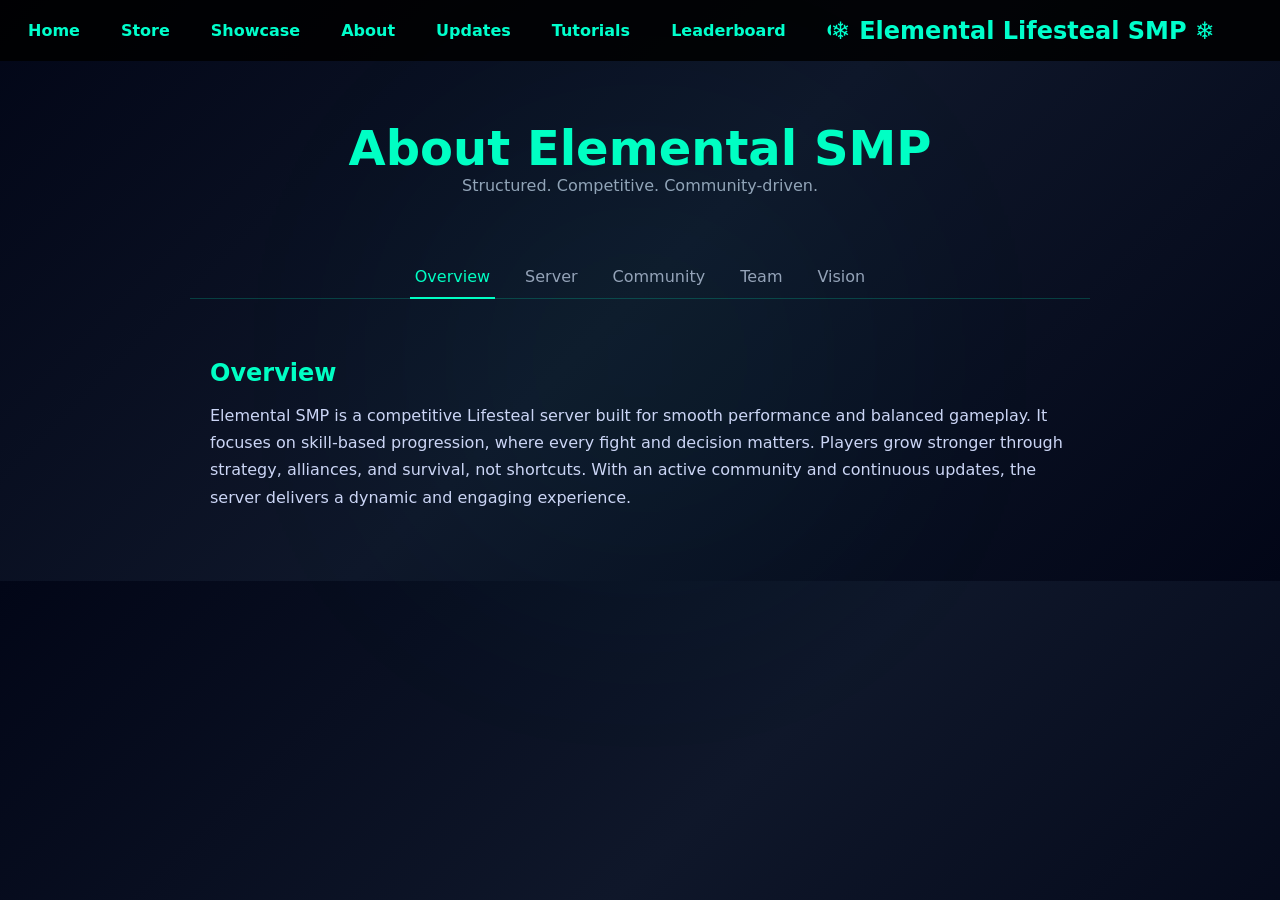
<file: About.html>
<!DOCTYPE html>
<html lang="en">
<head>
<meta charset="UTF-8">
  <meta name="viewport" content="width=device-width, initial-scale=1.0, maximum-scale=1.0, user-scalable=no">
<title>About • Elemental SMP</title>

<style>
*{margin:0;padding:0;box-sizing:border-box;font-family:system-ui;}

body{
  background:linear-gradient(-45deg,#020617,#0f172a,#020617);
  color:#e2e8f0;
}

/* HEADER */
header{
  text-align:center;
  padding:120px 20px 60px;
}
header h1{
  font-size:3rem;
  color:#00ffc4;
}
header p{
  color:#94a3b8;
}

/* TABS */
.tabs{
  display:flex;
  justify-content:center;
  gap:25px;
  border-bottom:1px solid rgba(0,255,196,0.2);
  max-width:900px;
  margin:0 auto;
}

.tab{
  padding:12px 5px;
  cursor:pointer;
  color:#94a3b8;
  position:relative;
  transition:0.3s;
}

.tab:hover{color:#00ffc4;}

.tab.active{
  color:#00ffc4;
}

/* underline animation */
.tab::after{
  content:"";
  position:absolute;
  bottom:-1px;
  left:0;
  width:0%;
  height:2px;
  background:#00ffc4;
  transition:0.4s;
}

.tab.active::after{
  width:100%;
}

/* CONTENT AREA */
.content-area{
  max-width:900px;
  margin:40px auto;
  padding:20px;
  position:relative;
}

/* CONTENT BLOCK */
.content-box{
  display:none;
  animation:fade 0.4s ease;
}

.content-box.active{
  display:block;
}

@keyframes fade{
  from{opacity:0;transform:translateY(10px);}
  to{opacity:1;transform:translateY(0);}
}

.content-box h2{
  color:#00ffc4;
  margin-bottom:15px;
}

.content-box p{
  color:#cbd5f5;
  line-height:1.7;
  margin-bottom:10px;
}

/* STAFF STYLE */
.staff-line{
  border-left:2px solid #00ffc4;
  padding-left:12px;
  margin:10px 0;
}

/* EDIT PANEL */
.edit-panel{
  display:none;
  max-width:900px;
  margin:50px auto;
  padding:20px;
  background:#020617;
  border:1px solid #334155;
  border-radius:10px;
}

.edit-panel textarea{
  width:100%;
  height:120px;
  margin:10px 0;
  background:#020617;
  color:white;
  border:1px solid #334155;
  padding:10px;
}

.edit-panel button{
  padding:10px;
  background:#00ffc4;
  border:none;
  cursor:pointer;
  font-weight:bold;
}

/* BG GLOW */
body::before{
  content:"";
  position:fixed;
  width:300px;
  height:300px;
  background:#00ffc4;
  filter:blur(140px);
  opacity:0.08;
  top:40%;
  left:50%;
  transform:translate(-50%,-50%);
}
  .nav-container {
    display: flex;
    justify-content: space-between;
    align-items: center;
    flex-wrap: wrap;
    padding: 15px;
    background: rgba(0,0,0,0.8);
    position: fixed;
    width: 100%;
    top: 0;
    z-index: 1000;
}

.nav-logo {
    color: #00ffcc;
    font-weight: bold;
    font-size: 1.5em;
}

.nav-links {
    display: flex;
    gap: 15px;
}

.nav-links a {
    color: #00ffcc;
    text-decoration: none;
    font-weight: bold;
    transition: 0.3s;
}

.nav-links a:hover {
    color: white;
}

/* Hamburger */
.hamburger {
    display: none;
    font-size: 2em;
    cursor: pointer;
    user-select: none;
}

@media(max-width: 900px) {
  .navbar nav {
    position: fixed;
    top: 70px;
    right: 25%; /* Center it horizontally */
    left: 25%;  /* 100% - 50% width = 25% on each side */
    width: 50%; /* 👈 now 50% width */
    height: auto;

    background: #111;
    padding: 12px;
    border-radius: 10px;
    border: 1px solid #00ffcc;

    display: none;
  }

  .navbar nav.active {
    display: flex;
    flex-direction: column;
  }

  .navbar nav a {
    font-size: 0.85rem; /* smaller text */
    padding: 6px 0;
  }
}
  * Extra catch for tablets in landscape */
@media screen and (max-device-width: 1280px) and (orientation: landscape),
       screen and (max-width: 1280px) {
    .nav-links {
        display: none;
        flex-direction: column;
        width: 100%;
        background: rgba(0,0,0,0.95);
        padding: 10px 0;
        border-top: 2px solid #00ffcc;
    }

    .nav-links a {
        padding: 10px;
        width: 100%;
        text-align: center;
    }

    .hamburger {
        display: block;
    }

    .nav-links.active {
        display: flex;
    }
}
/* Flex direction for nav container */
.nav-container {
    display: flex;
    justify-content: space-between;
    align-items: center;
    flex-wrap: wrap;
    padding: 15px;
    background: rgba(0,0,0,0.8);
    position: fixed;
    width: 100%;
    top: 0;
    z-index: 1000;
}

/* Logo always on the right */
.nav-logo {
    order: 2; /* put logo at the end */
    color: #00ffcc;
    font-weight: bold;
    font-size: 1.5em;
}

/* Nav links and hamburger on the left */
.nav-links, .hamburger {
    order: 1; /* move links and hamburger to the start */
}

/* Mobile / Tablet adjustments remain the same */
@media screen and (max-width: 1024px) {
    .nav-links {
        display: none;
        flex-direction: column;
        width: 100%;
        background: rgba(0,0,0,0.95);
        padding: 10px 0;
        border-top: 2px solid #00ffcc;
    }

    .nav-links a {
        padding: 10px;
        width: 100%;
        text-align: center;
    }

    .hamburger {
        display: block;
    }

    .nav-links.active {
        display: flex;
    }
}
  nav {
  display: flex;
  align-items: center;
  justify-content: space-between;
  padding: 15px 25px;
  position: fixed;
  width: 100%;
  top: 0;
  background: rgba(0,0,0,0.85);
  z-index: 1000;
}

/* LOGO */
.nav-logo {
  color: #00ffcc;
  font-weight: bold;
  font-size: 1.2em;
  white-space: nowrap; /* 👈 prevent breaking */
}

/* LINKS DESKTOP */
#nav-links {
  display: flex;
  gap: 15px;
  white-space: nowrap; /* 👈 force single line */
  overflow-x: auto;    /* 👈 if too many links */
}

#nav-links a {
  color: #00ffcc;
  text-decoration: none;
  font-weight: bold;
  transition: 0.3s;
}

#nav-links a:hover {
  color: white;
}

/* HAMBURGER */
#hamburger {
  display: none;
  font-size: 1.8em;
  color: #00ffcc;
  cursor: pointer;
}

/* CLOSE BUTTON */
.close-btn {
  display: none;
}

/* OVERLAY */
#overlay {
  display: none;
}

/* ===== MOBILE ===== */
@media(max-width: 900px) {

  #hamburger {
    display: block;
  }

  /* Sidebar menu */
  #nav-links {
    position: fixed;
    top: 0;
    left: -260px;
    width: 260px;
    height: 100vh;
    background: #111;
    flex-direction: column;
    padding: 60px 20px;
    gap: 20px;
    transition: 0.3s;
    z-index: 1002;
    border-right: 2px solid #00ffcc;
    overflow: hidden;
  }

  #nav-links.active {
    left: 0;
  }

  #nav-links a {
    font-size: 1rem;
  }

  /* Close button */
  .close-btn {
    display: block;
    position: absolute;
    top: 15px;
    right: 15px;
    font-size: 1.5em;
    color: #00ffcc;
    cursor: pointer;
  }

  .close-btn:hover {
    color: red;
  }

  /* Overlay */
  #overlay.active {
    display: block;
    position: fixed;
    top: 0;
    left: 0;
    width: 100%;
    height: 100%;
    background: rgba(0,0,0,0.7);
    backdrop-filter: blur(4px);
    z-index: 1001;
  }
}
    nav {
@media (min-width: 1200px) {

@media (min-width: 901px) {

  nav {
    display: flex;
    align-items: center;
    justify-content: space-between;
    padding: 15px 50px; /* top/bottom and sides */
  }

  .nav-logo {
    font-size: 1.5rem; /* logo size */
    margin-right: 40px; /* space between logo and links */
  }

  #nav-links {
    display: flex;
    align-items: center;
    gap: 35px; /* increased gap between links */
    white-space: nowrap;
  }

  #nav-links a {
    font-size: 1rem; /* normal size */
    margin: 0; /* reset margin */
    padding: 6px 3px; /* small padding for clickable area */
    transition: color 0.3s, transform 0.3s;
  }

  #nav-links a:hover {
    transform: scale(1.05);
  }

  /* Hide hamburger + overlay on desktop */
  #hamburger,
  #close-btn,
  #overlay {
    display: none !important;
  }
}
  
</style>
  
</head>
<body>
<!-- Navigation Menu -->
<nav>
  <div id="hamburger">☰</div>

  <div class="nav-logo">❄ Elemental Lifesteal SMP ❄</div>

  <div id="nav-links">
    <div class="close-btn" id="close-btn">✖</div>

    <a href="index.html">Home</a>
    <a href="store.html">Store</a>
    <a href="showcase.html">Showcase</a>
    <a href="About.html">About</a>
      <a href="life.html">Updates</a>
      <a href="frost.html">Tutorials</a>
      <a href="Leaderboard.html">Leaderboard</a>
    <a href="Contact.html">Contact</a>
    
  </div>

  <!-- Overlay -->
  <div id="overlay"></div>
</nav>
<header>
  <h1>About Elemental SMP</h1>
  <p>Structured. Competitive. Community-driven.</p>
</header>

<!-- TABS -->
<div class="tabs">
  <div class="tab active" onclick="switchTab(0)">Overview</div>
  <div class="tab" onclick="switchTab(1)">Server</div>
  <div class="tab" onclick="switchTab(2)">Community</div>
  <div class="tab" onclick="switchTab(3)">Team</div>
  <div class="tab" onclick="switchTab(4)">Vision</div>
</div>

<!-- CONTENT -->
<div class="content-area">

  <div class="content-box active" id="c1">
    <h2>Overview</h2>
    <p id="t1">
      Elemental SMP is a competitive Lifesteal server built for smooth performance and balanced gameplay. It focuses on skill-based progression, where every fight and decision matters. Players grow stronger through strategy, alliances, and survival, not shortcuts. With an active community and continuous updates, the server delivers a dynamic and engaging experience.
    </p>
  </div>

  <div class="content-box" id="c2">
    <h2>Server Architecture</h2>
    <p id="t2">
    Elemental SMP is a public Minecraft server running on Java 1.21.8, designed for Lifesteal gameplay where every decision matters. 
Players engage in a competitive environment with strategic PvP, skill-based progression, and dynamic events. 
Our server combines survival depth with custom mechanics to create an immersive and fair experience for both newcomers and veterans.
    </p>
  </div>

  <div class="content-box" id="c3">
    <h2>Community</h2>
    <p id="t3">
Our community is built on collaboration, competition, and respect. 
Players are encouraged to form alliances, participate in server-wide events, and share strategies to thrive in the Lifesteal environment. 
We prioritize fair play, active engagement, and creating a welcoming space where everyone can enjoy the full depth of the server’s gameplay. 
From casual players to competitive veterans, the community grows stronger together with each challenge and event.
    </p>
  </div>

  <div class="content-box" id="c4">
    <h2>Staff Team</h2>
    <p id="t4">
        The Elemental SMP server is managed by a dedicated team to ensure a fair, engaging, and smoothly running experience. 
      <b>Owner FearKunj</b> leads the server vision and oversees all operations, while <b>Admin karan027970</b> manages server management tasks. 
      <b>Moderator manjeetroy127</b> maintains a safe and enjoyable environment for all players, and <b>Helper furyx__yt</b> supports the community with guidance and assistance. 
      Meanwhile, <b>Developer AuroraEdge</b> constantly works on enhancing gameplay, fixing issues, and introducing new features to keep the server fresh and exciting.
    </p>
  </div>

  <div class="content-box" id="c5">
    <h2>Vision</h2>
    <p id="t5">
    Our vision is to create the ultimate Lifesteal experience that blends competitive PvP, strategic survival, 
and community-driven growth. We aim to build a server where skill, teamwork, and careful decision-making 
determine success, while offering custom features, regular events, and an evolving world for players to explore.
    </p>
  </div>

</div>

<!-- EDIT MODE -->
<div class="edit-panel" id="editPanel">
  <h3>Edit Content</h3>

  <textarea id="e1"></textarea>
  <textarea id="e2"></textarea>
  <textarea id="e3"></textarea>
  <textarea id="e4"></textarea>
  <textarea id="e5"></textarea>

  <button onclick="save()">Save</button>
</div>

<script>
/* TAB SWITCH */
function switchTab(i){
  document.querySelectorAll(".tab").forEach(t=>t.classList.remove("active"));
  document.querySelectorAll(".content-box").forEach(c=>c.classList.remove("active"));

  document.querySelectorAll(".tab")[i].classList.add("active");
  document.querySelectorAll(".content-box")[i].classList.add("active");
}

/* LOAD DATA */
function load(){
  for(let i=1;i<=5;i++){
    if(localStorage["t"+i]){
      document.getElementById("t"+i).innerHTML = localStorage["t"+i];
    }
  }
}
load();

/* EDIT MODE */
if(location.search.includes("edit=true")){
  editPanel.style.display="block";
  for(let i=1;i<=5;i++){
    document.getElementById("e"+i).value =
      document.getElementById("t"+i).innerHTML;
  }
}

/* SAVE */
function save(){
  for(let i=1;i<=5;i++){
    localStorage["t"+i] = document.getElementById("e"+i).value;
  }
  alert("Saved!");
  location.reload();
}
</script>
<script src="leaderboard.js"></script>
</body>
</html>
</file>
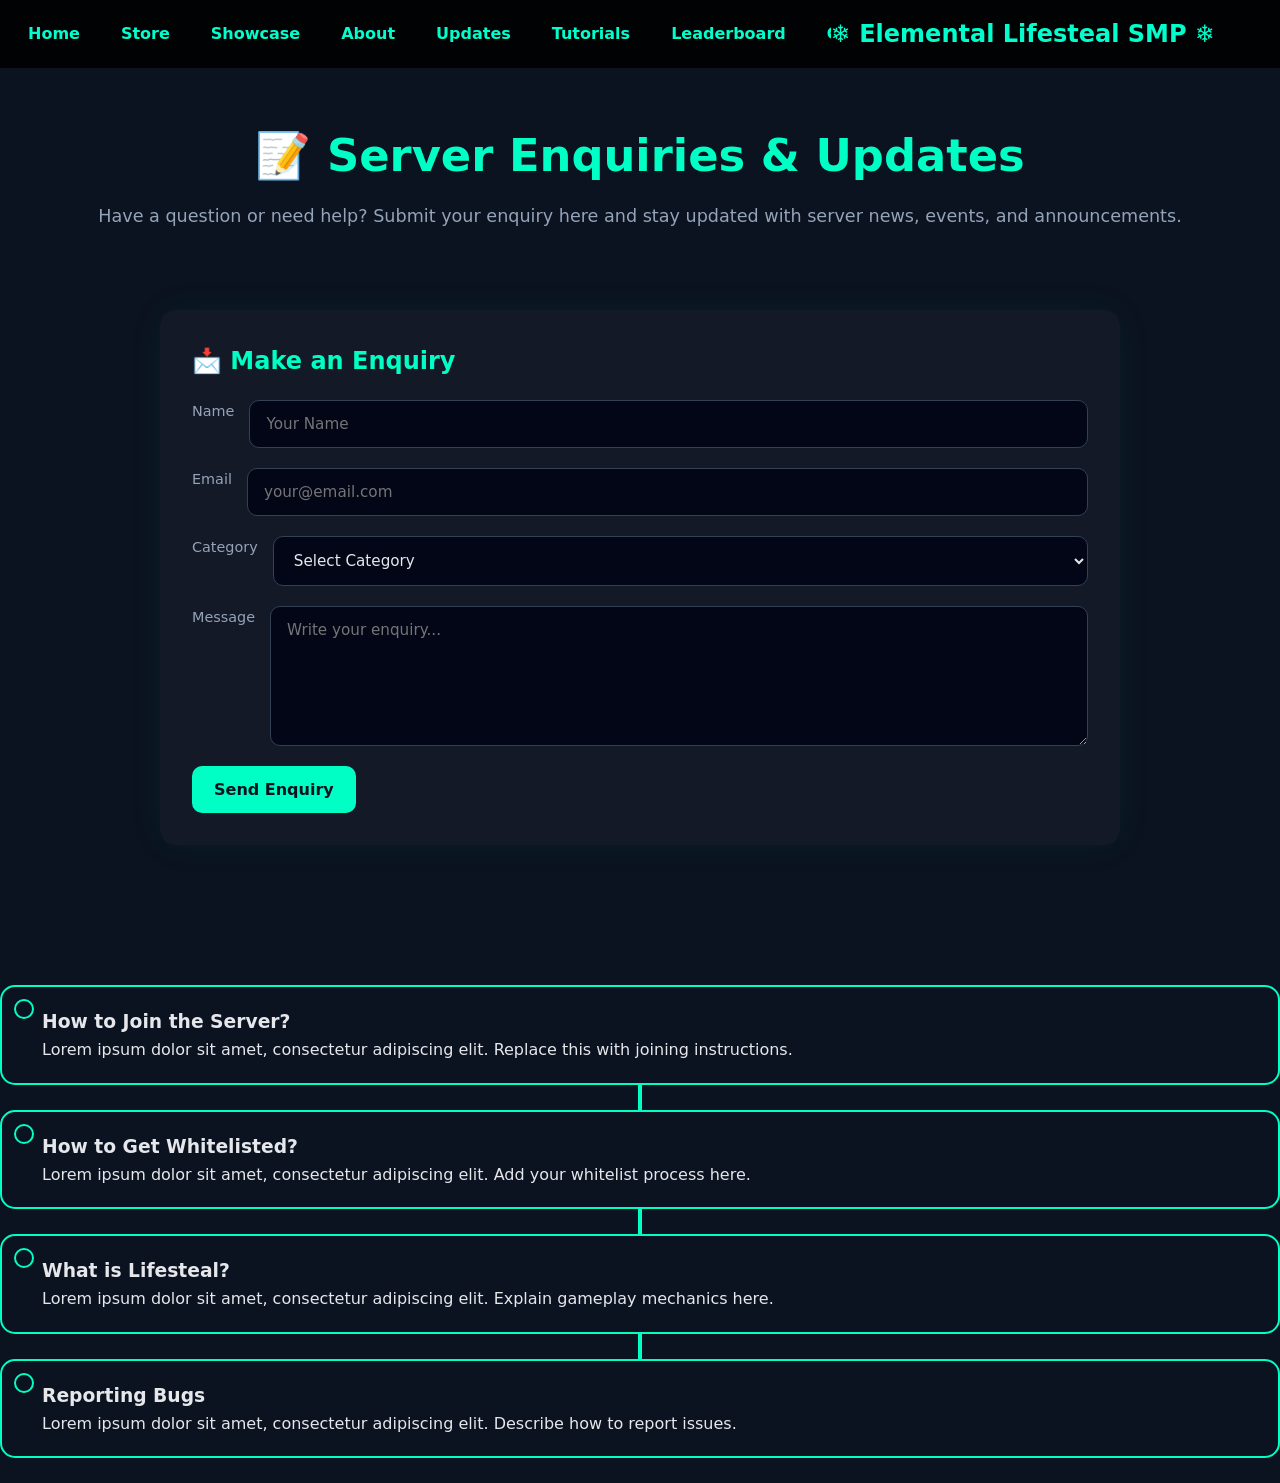
<file: Contact.html>
<!DOCTYPE html>
<html lang="en">
<head>
<meta charset="UTF-8">
  <meta name="viewport" content="width=device-width, initial-scale=1.0, maximum-scale=1.0, user-scalable=no">
<title>Enquiry & Knowledge Base - Elemental SMP</title>
  <link rel="stylesheet" href="style.css">
<style>
/* ===== RESET & BASE ===== */
*{margin:0;padding:0;box-sizing:border-box;font-family:system-ui,sans-serif;}
body{background:#0b1220;color:#e5e7eb;line-height:1.6;}
a{text-decoration:none;color:inherit;}

/* ===== HEADER ===== */
header{text-align:center;padding:120px 20px 60px;}
header h1{font-size:2.8rem;color:#00ffc4;}
header p{margin-top:10px;color:#94a3b8;font-size:1.1rem;}

/* ===== CONTAINER ===== */
.container{max-width:1000px;margin:0 auto;padding:20px;}

/* ===== ENQUIRY FORM ===== */
.form-card{
  background:rgba(255,255,255,0.03);
  border-radius:16px;
  padding:32px;
  box-shadow:0 0 40px rgba(0,255,196,0.05);
  margin-bottom:60px;
  transition:0.3s;
}
.form-card:hover{box-shadow:0 0 60px rgba(0,255,196,0.2);}
.form-card h2{color:#00ffc4;margin-bottom:20px;}
.form-group{margin-bottom:20px;}
label{display:block;margin-bottom:6px;color:#94a3b8;font-size:0.9rem;}
input, textarea, select{
  width:100%;
  padding:14px 16px;
  border-radius:10px;
  border:1px solid #334155;
  background:#020617;
  color:#e5e7eb;
  font-size:0.95rem;
  transition:0.25s;
}
input:focus, textarea:focus, select:focus{
  outline:none;
  border-color:#00ffc4;
  box-shadow:0 0 0 2px rgba(0,255,196,0.2);
}
textarea{min-height:140px;resize:vertical;}
button{
  padding:14px 22px;
  font-size:1rem;
  border:none;
  border-radius:10px;
  background:#00ffc4;
  color:#0b1220;
  font-weight:bold;
  cursor:pointer;
  transition:0.25s;
}
button:hover{background:#00e5b5;transform:scale(1.03);}
.success{display:none;margin-top:15px;padding:12px;border-radius:10px;background:#065f46;color:#a7f3d0;font-size:0.95rem;}

/* ===== KNOWLEDGE BASE / ENQUIRY TIMELINE ===== */
.knowledge-base{
  position:relative;
  margin-top:60px;
}
.kb-line{
  position:absolute;
  left:50%;
  width:4px;
  background:#00ffc4;
  top:0;
  bottom:0;
  transform:translateX(-50%);
  border-radius:4px;
}
/* Knowledge Box */
.kb-item {
  position: relative;
  background: #0b1220;
  border: 2px solid #00ffc4;
  border-radius: 15px;
  padding: 20px 20px 20px 40px; /* space for circle top-left */
  margin: 25px 0;
  transition: background 0.3s;
}

/* Small circle top-left */
.kb-item::before {
  content: '';
  position: absolute;
  top: 12px;
  left: 12px;
  width: 16px;
  height: 16px;
  border: 2px solid #00ffc4;
  border-radius: 50%;
  background: transparent;
  cursor: pointer;
  transition: all 0.3s ease;
}

/* Filled state */
.kb-item.active::before {
  background: #00ffc4;
  transform: scale(1.2);
  box-shadow: 0 0 8px #00ffc4;
}
/* ===== EDIT MODE ===== */
.edit{
  display:none;
  margin-top:20px;
  padding:18px;
  border-radius:12px;
  background:#010409;
  border:1px solid #334155;
}
.edit textarea{width:100%;padding:12px;margin:8px 0;border-radius:8px;background:#020617;color:#e5e7eb;border:1px solid #334155;}
.edit button{margin-top:8px;background:#2563eb;color:white;padding:10px 16px;border-radius:8px;cursor:pointer;}
.edit button:hover{background:#1d4ed8;}

/* ===== MOBILE ===== */
@media(max-width:800px){
  .kb-item{width:90%;left:0;transform:none;margin-left:5%;}
  .kb-item.left::after,.kb-item.right::after{left:-12px;right:auto;}
}
 nav {
@media (min-width: 1200px) {

@media (min-width: 901px) {

  nav {
    display: flex;
    align-items: center;
    justify-content: space-between;
    padding: 15px 50px; /* top/bottom and sides */
  }

  .nav-logo {
    font-size: 1.5rem; /* logo size */
    margin-right: 40px; /* space between logo and links */
  }

  #nav-links {
    display: flex;
    align-items: center;
    gap: 35px; /* increased gap between links */
    white-space: nowrap;
  }

  #nav-links a {
    font-size: 1rem; /* normal size */
    margin: 0; /* reset margin */
    padding: 6px 3px; /* small padding for clickable area */
    transition: color 0.3s, transform 0.3s;
  }

  #nav-links a:hover {
    transform: scale(1.05);
  }

  /* Hide hamburger + overlay on desktop */
  #hamburger,
  #close-btn,
  #overlay {
    display: none !important;
  }
}
     * {margin:0;padding:0;box-sizing:border-box;scroll-behavior:smooth;}
        body {font-family:Arial,sans-serif;background:linear-gradient(-45deg,#000,#0f2027,#1a1a1a,#203a43);background-size:400% 400%;animation:gradientBG 15s ease infinite;color:white;}
        @keyframes gradientBG{0%{background-position:0% 50%}50%{background-position:100% 50%}100%{background-position:0% 50%}}
        nav{background:rgba(0,0,0,0.8);padding:15px;text-align:center;position:fixed;width:100%;top:0;z-index:1000;}
        nav a{color:#00ffcc;margin:0 15px;text-decoration:none;font-weight:bold;transition:0.3s;}
        nav a:hover{color:white;}
        header{text-align:center;padding:150px 20px 100px;}
        h1{font-size:3em;color:#00ffcc;}
        .ip-box{margin-top:25px;padding:15px;background:#111;border:2px solid #00ffcc;display:inline-block;border-radius:10px;cursor:pointer;font-weight:bold;}
        .btn{display:inline-block;margin:15px;padding:12px 30px;background:#00ffcc;color:black;text-decoration:none;border-radius:25px;font-weight:bold;transition:0.3s;}
        .btn:hover{background:white;transform:scale(1.05);}
        section{padding:120px 20px;text-align:center;}
        .cards{display:flex;justify-content:center;flex-wrap:wrap;gap:20px;margin-top:40px;}
        .card{background:rgba(0,0,0,0.7);padding:25px;width:250px;border-radius:15px;border:1px solid #00ffcc;transition:0.3s;}
        .card:hover{transform:translateY(-10px);}
        iframe{border-radius:15px;max-width:100%;}
        footer{background:black;padding:30px;text-align:center;opacity:0.6;}
        #server-status{margin-top:15px;font-weight:bold;} 
</style>
</head>
<body>
<nav>
  <div id="hamburger">☰</div>

  <div class="nav-logo">❄ Elemental Lifesteal SMP ❄</div>

  <div id="nav-links">
    <div class="close-btn" id="close-btn">✖</div>

    <a href="index.html">Home</a>
    <a href="store.html">Store</a>
    <a href="showcase.html">Showcase</a>
    <a href="About.html">About</a>
      <a href="life.html">Updates</a>
      <a href="frost.html">Tutorials</a>
    <a href="Leaderboard.html"> Leaderboard</a>
    <a href="Contact.html">Contact</a>
    
  </div>

  <!-- Overlay -->
  <div id="overlay"></div>
</nav>
<header>
<h1>📝 Server Enquiries & Updates</h1>
<p>Have a question or need help? Submit your enquiry here and stay updated with server news, events, and announcements.</p>
</header>


<div class="container">
  <div class="form-card">
    <h2>📩 Make an Enquiry</h2>
    <form id="enquiryForm" action="https://formspree.io/f/xkoqddrz" method="POST">
      <div class="form-group">
        <label>Name</label>
        <input type="text" name="name" placeholder="Your Name" required>
      </div>
      <div class="form-group">
        <label>Email</label>
        <input type="email" name="email" placeholder="your@email.com" required>
      </div>
      <div class="form-group">
        <label>Category</label>
        <select name="category" required>
          <option value="">Select Category</option>
          <option>General Question</option>
          <option>Bug Report</option>
          <option>Whitelist Issue</option>
          <option>Ban Appeal</option>
          <option>Other</option>
        </select>
      </div>
      <div class="form-group">
        <label>Message</label>
        <textarea name="message" placeholder="Write your enquiry..." required></textarea>
      </div>
      <button type="submit">Send Enquiry</button>
      <div class="success" id="successMsg">✅ Enquiry submitted successfully!</div>
    </form>
  </div>
</div>

<script>
const form = document.getElementById("enquiryForm");
const successMsg = document.getElementById("successMsg");

form.addEventListener("submit", async function(e) {
  e.preventDefault();
  const formData = new FormData(form);

  try {
    const response = await fetch(form.action, {
      method: form.method,
      body: formData,
      headers: { 'Accept': 'application/json' }
    });

    if (response.ok) {
      successMsg.style.display = "block";
      form.reset();
    } else {
      alert("Oops! There was a problem submitting your form.");
    }
  } catch (error) {
    alert("Error submitting form: " + error.message);
  }
});
</script>


    <!-- Editable Instructions -->
    <div class="edit" id="editForm">
      <h3>Edit Enquiry Instructions (Admin)</h3>
      <textarea>Welcome! Fill out the form to send an enquiry. Our team will respond ASAP.</textarea>
      <button>Save</button>
    </div>
  </div>

  <!-- KNOWLEDGE BASE / TIMELINE -->
  <div class="knowledge-base">
    <div class="kb-line"></div>

    <div class="kb-item left">
      <h3>How to Join the Server?</h3>
      <p>Lorem ipsum dolor sit amet, consectetur adipiscing elit. Replace this with joining instructions.</p>
    </div>

    <div class="kb-item right">
      <h3>How to Get Whitelisted?</h3>
      <p>Lorem ipsum dolor sit amet, consectetur adipiscing elit. Add your whitelist process here.</p>
    </div>

    <div class="kb-item left">
      <h3>What is Lifesteal?</h3>
      <p>Lorem ipsum dolor sit amet, consectetur adipiscing elit. Explain gameplay mechanics here.</p>
    </div>

    <div class="kb-item right">
      <h3>Reporting Bugs</h3>
      <p>Lorem ipsum dolor sit amet, consectetur adipiscing elit. Describe how to report issues.</p>
    </div>

  </div>

</div>

<script>

// Show edit section if ?edit=true
if(location.search.includes("edit=true")){
  document.getElementById("editForm").style.display="block";
}
    
const kbItems = document.querySelectorAll('.kb-item');

kbItems.forEach(item => {
  item.addEventListener('click', () => {
    item.classList.toggle('active'); // fill/unfill the circle
  });
});
</script>
<script src="leaderboard.js"></script>

</body>
</html>
</file>
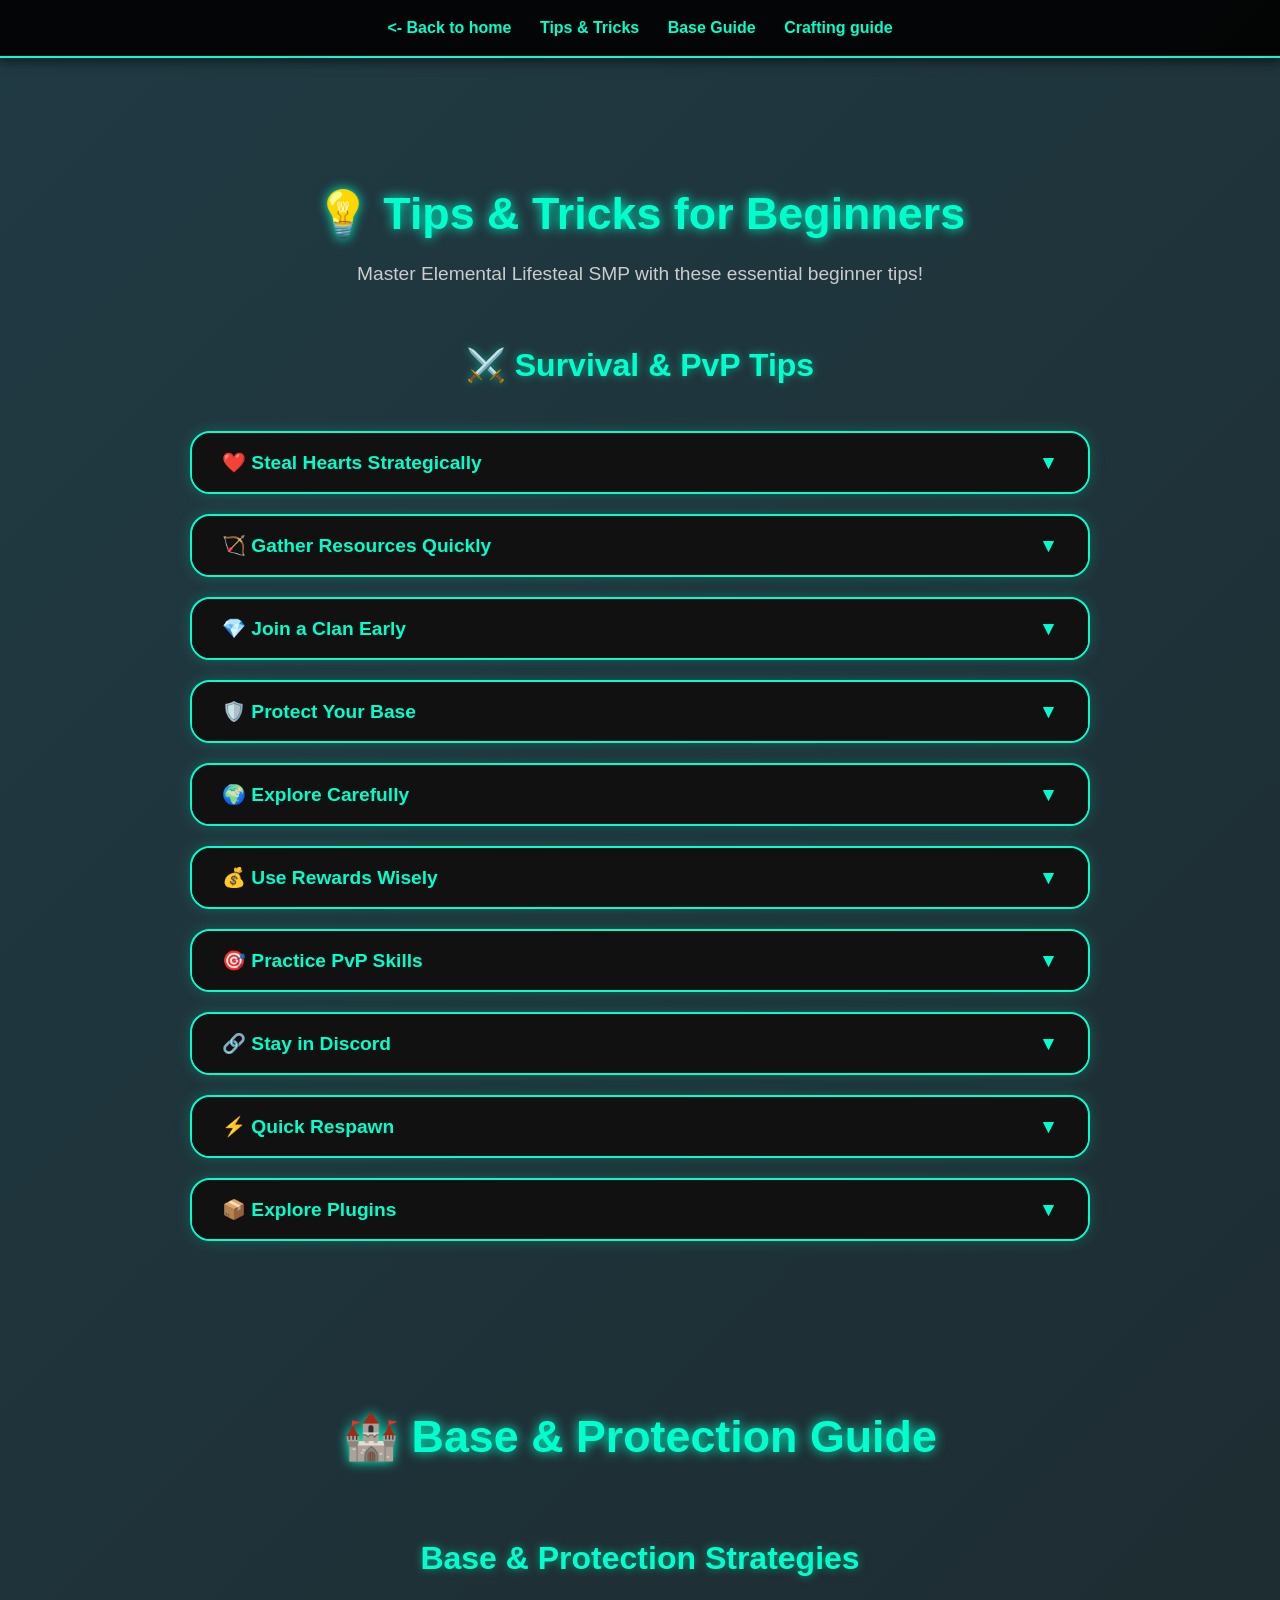
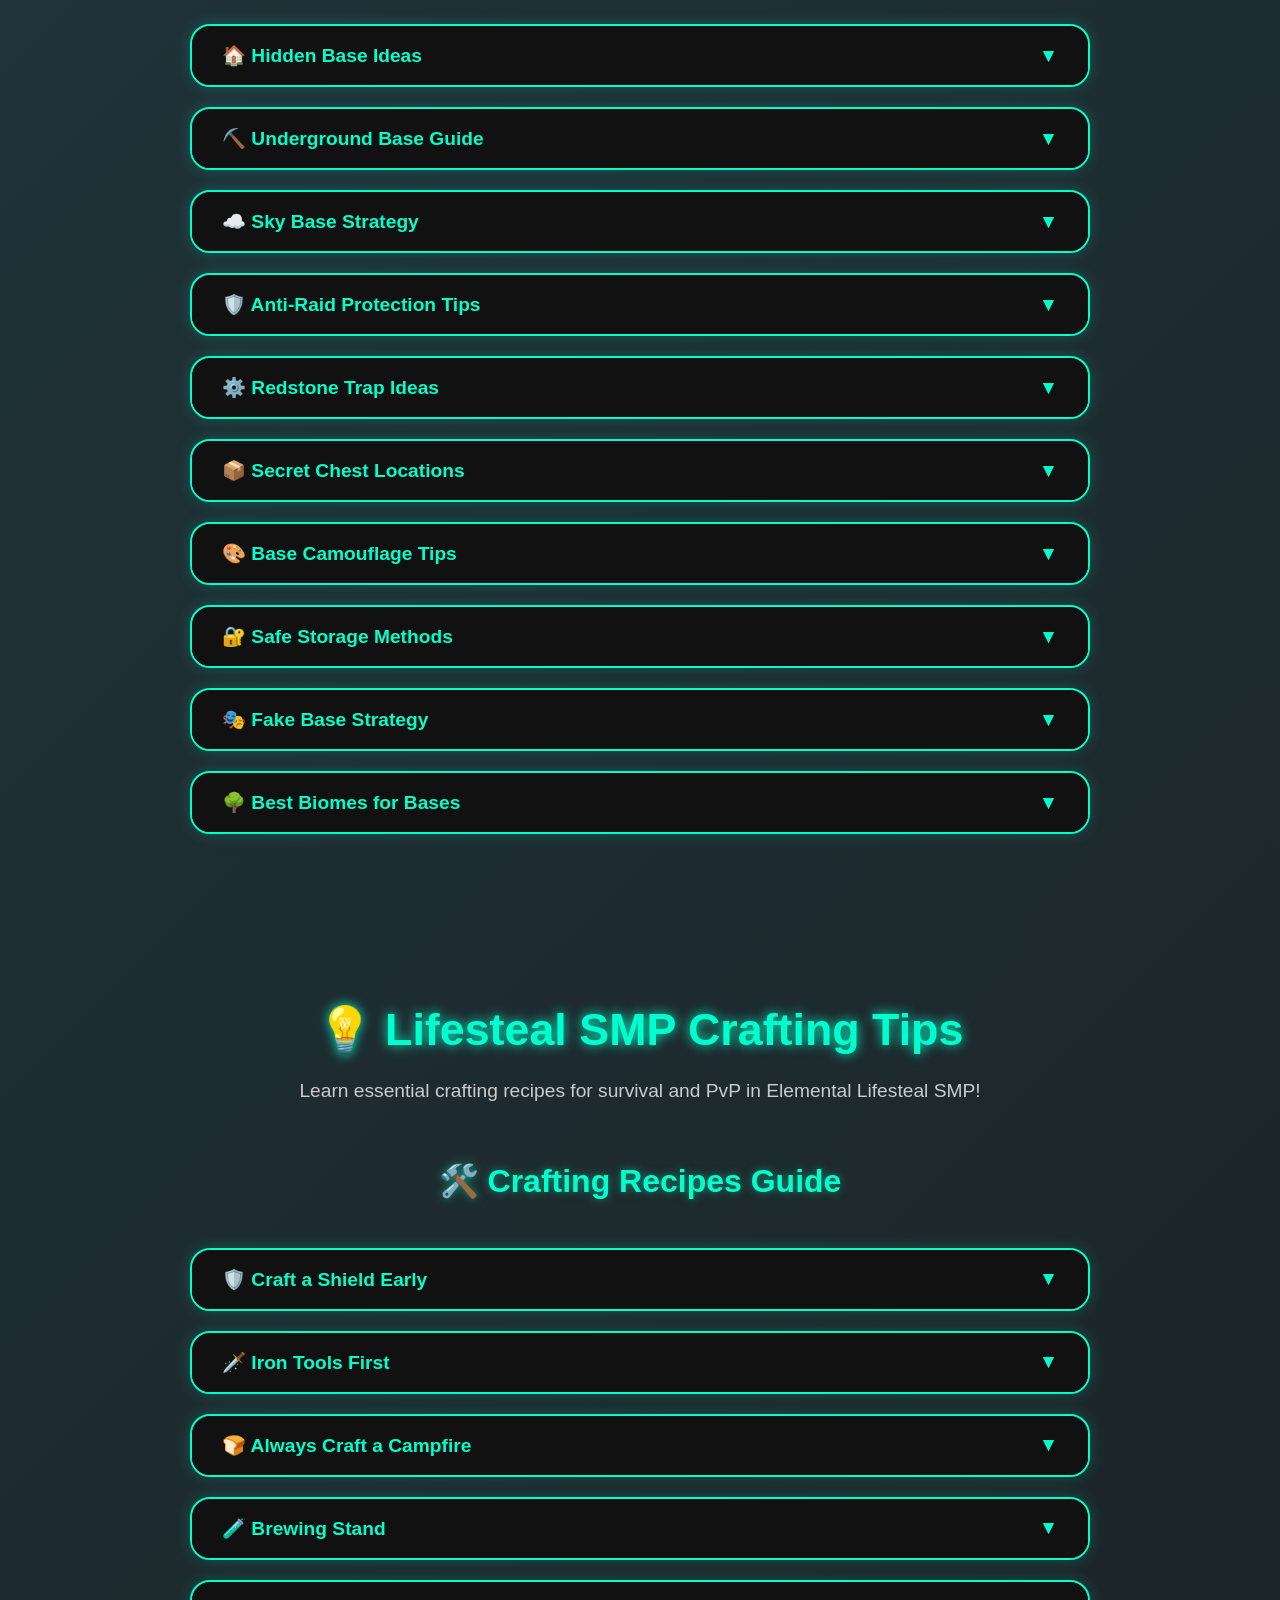
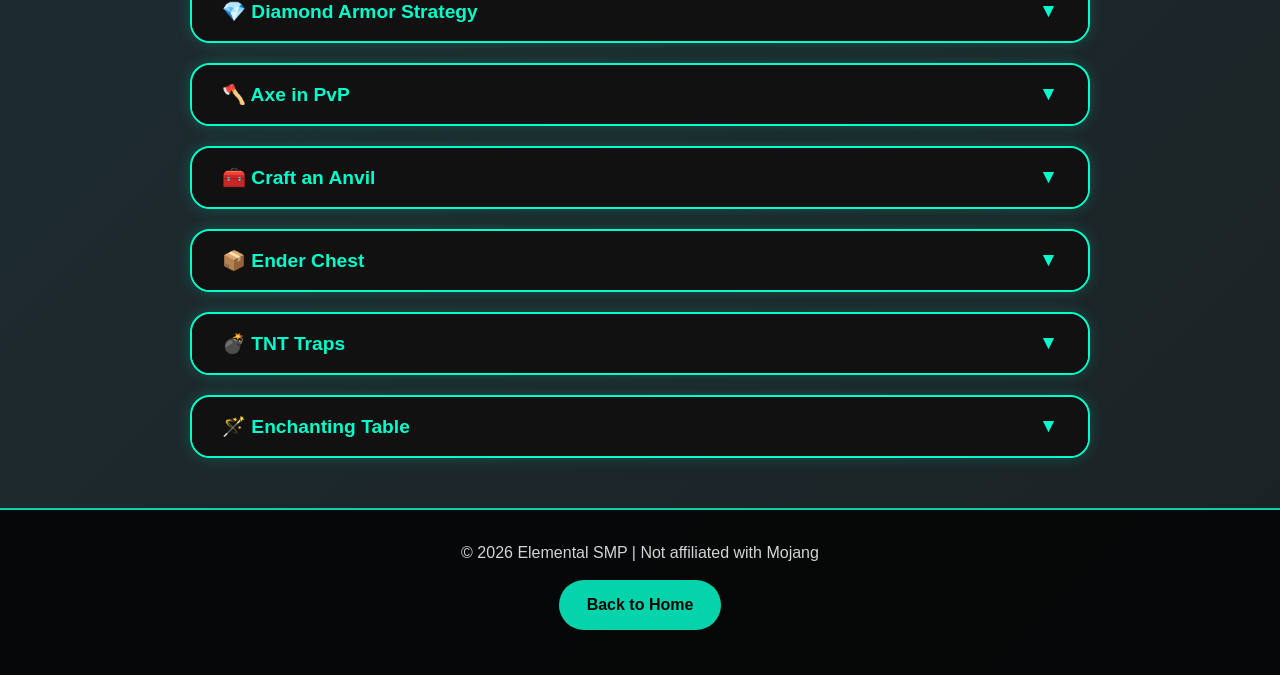
<file: frost.html>
<!DOCTYPE html>
<html lang="en">
<head>
<meta charset="UTF-8">
  <meta name="viewport" content="width=device-width, initial-scale=1.0, maximum-scale=1.0, user-scalable=no">
<title>Elemental Lifesteal SMP - Tips & Tricks</title>
<style>
/* General Styles */
* {margin:0;padding:0;box-sizing:border-box;scroll-behavior:smooth;}
body {
    font-family: 'Arial', sans-serif;
    background: linear-gradient(-45deg,#000,#0f2027,#1a1a1a,#203a43);
    background-size:400% 400%;
    animation:gradientBG 15s ease infinite;
    color: #ffffff;
    line-height: 1.6;
}
@keyframes gradientBG{
    0%{background-position:0% 50%}
    50%{background-position:100% 50%}
    100%{background-position:0% 50%}
}

/* Navigation */
nav{
    background:rgba(0,0,0,0.9);
    padding:15px 20px;
    text-align:center;
    position:sticky;
    top:0;
    z-index:1000;
    box-shadow:0 4px 10px rgba(0,0,0,0.5);
    border-bottom: 2px solid #00ffcc;
}
nav a{
    color:#00ffcc;
    margin:0 12px;
    text-decoration:none;
    font-weight:bold;
    font-size:1rem;
    transition: 0.3s;
}
nav a:hover{
    color:white;
    transform:scale(1.05);
}

/* Header */
header{
    text-align:center;
    padding:120px 20px 50px;
}
header h1{
    font-size:2.8em;
    color:#00ffcc;
    margin-bottom:10px;
    text-shadow: 0 0 12px #00ffcc;
}
header p{
    font-size:1.2em;
    color:#ccc;
}

/* Section Titles */
section h2{
    text-align:center;
    color:#00ffcc;
    font-size:2em;
    margin-bottom:25px;
    text-shadow:0 0 8px rgba(0,255,196,0.5);
}

/* FAQ / Tips Section */
.faq-container{
    display:flex;
    flex-direction:column;
    align-items:center; /* Center horizontally */
    gap:20px;
    margin:40px 0;
}

/* FAQ box styling */
.faq-item{
    width:100%;
    max-width:900px;
    background:rgba(0,0,0,0.85);
    border:2px solid #00ffcc;
    border-radius:20px;
    box-shadow: 0 0 15px rgba(0,255,196,0.2);
    overflow:hidden;
    transition: transform 0.3s, box-shadow 0.3s;
}
.faq-item:hover{
    transform: translateY(-3px);
    box-shadow:0 0 25px rgba(0,255,196,0.4);
}

/* Question button */
.faq-question{
    width:100%;
    padding:18px 30px;
    background:#111;
    color:#00ffcc;
    font-weight:bold;
    font-size:1.2em;
    text-align:left;
    border:none;
    cursor:pointer;
    display:flex;
    justify-content:space-between;
    align-items:center;
    transition: background 0.3s;
    border-radius:20px 20px 0 0;
}
.faq-question:hover{background:#222;}
.faq-question::after{
    content:'▼';
    transition: transform 0.3s;
}
.faq-question.active::after{
    transform: rotate(180deg);
}

/* Answer styling with smooth transition */
.faq-answer{
    max-height:0;
    overflow:hidden;
    padding:0 30px;
    background:rgba(0,0,0,0.65);
    color:white;
    font-size:1em;
    line-height:1.6;
    transition: max-height 0.5s ease, padding 0.5s ease;
}
.faq-answer.open{
    padding:15px 30px;
    max-height:500px; /* adjust if needed */
}

/* Responsive adjustments */
@media(max-width:600px){
    .faq-item{width:95%;}
    .faq-question{padding:15px 20px; font-size:1.1em;}
    .faq-answer{padding:0 20px;}
}
/* Buttons */
.btn{
    display:inline-block;
    margin:15px 5px;
    padding:12px 28px;
    background:#00ffcc;
    color:black;
    text-decoration:none;
    border-radius:25px;
    font-weight:bold;
    transition:0.3s;
}
.btn:hover{
    background:white;
    transform:scale(1.05);
}

/* Footer */
footer{
    background:black;
    padding:30px;
    text-align:center;
    opacity:0.8;
    margin-top:50px;
    border-top:2px solid #00ffcc;
}

/* Responsive */
@media(max-width:600px){
    header h1{font-size:2em;}
    nav a{margin:0 8px; font-size:0.95rem;}
    .faq-item{width:95%;}
}
</style>
</head>
<body>

<!-- Navigation Menu -->
<nav>
    <a href="index.html"> <- Back to home</a>
    <a href="#tips">Tips & Tricks</a>
  <a href="#base"> Base Guide</a>
  
   <a href="#crafting-tips">Crafting guide</a>
   
</nav>

<!-- Header -->
<header>
    <h1>💡 Tips & Tricks for Beginners</h1>
    <p>Master Elemental Lifesteal SMP with these essential beginner tips!</p>
</header>

<!-- Tips Section -->
<section id="tips">
    <h2 style="color:#00ffcc;"><center>⚔️ Survival & PvP Tips</center></h2>
    <div class="faq-container">
        <div class="faq-item">
            <button class="faq-question">❤️ Steal Hearts Strategically</button>
            <div class="faq-answer">
                <p>Attack players only when you have an advantage. Avoid unnecessary fights early on.</p>
            </div>
        </div>
        <div class="faq-item">
            <button class="faq-question">🏹 Gather Resources Quickly</button>
            <div class="faq-answer">
                <p>Focus on mining iron, diamonds, and weapons to survive PvP encounters.</p>
            </div>
        </div>
        <div class="faq-item">
            <button class="faq-question"> 💎 Join a Clan Early</button>
            <div class="faq-answer">
                <p>Clans give safety in numbers, buffs in PvP, and a social community.</p>
            </div>
        </div>
        <div class="faq-item">
            <button class="faq-question">🛡️ Protect Your Base</button>
            <div class="faq-answer">
                <p>Build hidden or well-defended bases to survive longer and protect your hearts.</p>
            </div>
        </div>
        <div class="faq-item">
            <button class="faq-question">🌍 Explore Carefully</button>
            <div class="faq-answer">
                <p>Always carry weapons and armor when exploring; you never know when another player might attack.</p>
            </div>
        </div>
        <div class="faq-item">
            <button class="faq-question">💰 Use Rewards Wisely</button>
            <div class="faq-answer">
                <p>Spend earned coins on hearts, weapons, or gear that gives you a long-term advantage.</p>
            </div>
        </div>
        <div class="faq-item">
            <button class="faq-question">🎯 Practice PvP Skills</button>
            <div class="faq-answer">
                <p>Learn strafing, bow shooting, and timing attacks to improve your combat efficiency.</p>
            </div>
        </div>
        <div class="faq-item">
            <button class="faq-question">🔗 Stay in Discord</button>
            <div class="faq-answer">
                <p>Join our community to find clans, allies, and PvP events. Communication is key!</p>
            </div>
        </div>
        <div class="faq-item">
            <button class="faq-question">⚡ Quick Respawn</button>
            <div class="faq-answer">
                <p>Keep a bed or respawn point ready to get back into the action quickly.</p>
            </div>
        </div>
        <div class="faq-item">
            <button class="faq-question">📦 Explore Plugins</button>
            <div class="faq-answer">
                <p>Check out custom plugins for unique gameplay advantages and strategies.</p>
            </div>
        </div>
    </div>
</section>
<header>
    <h1>🏰 Base & Protection Guide</h1>
</header>

<section id="base">
    <h2>Base & Protection Strategies</h2>

    <div class="faq-container">

        <div class="faq-item">
            <button class="faq-question">🏠 Hidden Base Ideas</button>
            <div class="faq-answer">
                <p>Build underground, inside mountains, or under oceans to stay unnoticed.</p>
            </div>
        </div>

        <div class="faq-item">
            <button class="faq-question">⛏️ Underground Base Guide</button>
            <div class="faq-answer">
                <p>Dig deep bases with secret entrances and multiple escape tunnels.</p>
            </div>
        </div>

        <div class="faq-item">
            <button class="faq-question">☁️ Sky Base Strategy</button>
            <div class="faq-answer">
                <p>Build high in the sky and hide the access point to avoid raids.</p>
            </div>
        </div>

        <div class="faq-item">
            <button class="faq-question">🛡️ Anti-Raid Protection Tips</button>
            <div class="faq-answer">
                <p>Use obsidian layers, traps, and hidden storage to reduce losses.</p>
            </div>
        </div>

        <div class="faq-item">
            <button class="faq-question">⚙️ Redstone Trap Ideas</button>
            <div class="faq-answer">
                <p>Create TNT traps, piston traps, and fall traps to defend your base.</p>
            </div>
        </div>

        <div class="faq-item">
            <button class="faq-question">📦 Secret Chest Locations</button>
            <div class="faq-answer">
                <p>Hide loot under furnaces, inside walls, or underwater.</p>
            </div>
        </div>

        <div class="faq-item">
            <button class="faq-question">🎨 Base Camouflage Tips</button>
            <div class="faq-answer">
                <p>Blend your base with the biome using matching blocks.</p>
            </div>
        </div>

        <div class="faq-item">
            <button class="faq-question">🔐 Safe Storage Methods</button>
            <div class="faq-answer">
                <p>Split loot into multiple hidden chests to avoid total loss.</p>
            </div>
        </div>

        <div class="faq-item">
            <button class="faq-question">🎭 Fake Base Strategy</button>
            <div class="faq-answer">
                <p>Create a fake base with low-value loot to distract raiders.</p>
            </div>
        </div>

        <div class="faq-item">
            <button class="faq-question">🌳 Best Biomes for Bases</button>
            <div class="faq-answer">
                <p>Mountains, jungles, and oceans are harder to raid and easier to hide in.</p>
            </div>
        </div>

    </div>
</section>
    
<header>
    <h1>💡 Lifesteal SMP Crafting Tips</h1>
    <p>Learn essential crafting recipes for survival and PvP in Elemental Lifesteal SMP!</p>
</header>

    <section id="crafting-tips">
<h2>🛠️ Crafting Recipes Guide</h2>
<div class="faq-container">
    <div class="faq-item">
        <button class="faq-question">🛡️ Craft a Shield Early</button>
        <div class="faq-answer">
            <p>Use 6 Wood Planks + 1 Iron Ingot to craft a Shield. Blocks arrows and reduces PvP damage.</p>
        </div>
    </div>
    <div class="faq-item">
        <button class="faq-question">🗡️ Iron Tools First</button>
        <div class="faq-answer">
            <p>Craft Iron Pickaxe before armor to mine diamonds faster and prepare for PvP.</p>
        </div>
    </div>
    <div class="faq-item">
        <button class="faq-question">🍞 Always Craft a Campfire</button>
        <div class="faq-answer">
            <p>3 Sticks + 1 Coal + 3 Logs = Campfire. Cooks food without fuel, perfect for survival.</p>
        </div>
    </div>
    <div class="faq-item">
        <button class="faq-question">🧪 Brewing Stand</button>
        <div class="faq-answer">
            <p>Blaze Rod + 3 Cobblestone. Needed for Strength, Speed, and Regen potions in Lifesteal.</p>
        </div>
    </div>
    <div class="faq-item">
        <button class="faq-question">💎 Diamond Armor Strategy</button>
        <div class="faq-answer">
            <p>Craft Helmet first if PvPing (extra head protection). Chestplate provides maximum defense.</p>
        </div>
    </div>
    <div class="faq-item">
        <button class="faq-question">🪓 Axe in PvP</button>
        <div class="faq-answer">
            <p>Axes deal high damage and can disable shields briefly. Very effective in Lifesteal PvP.</p>
        </div>
    </div>
    <div class="faq-item">
        <button class="faq-question">🧰 Craft an Anvil</button>
        <div class="faq-answer">
            <p>3 Iron Blocks + 4 Iron Ingots. Combine enchantments and repair your gear efficiently.</p>
        </div>
    </div>
    <div class="faq-item">
        <button class="faq-question">📦 Ender Chest</button>
        <div class="faq-answer">
            <p>8 Obsidian + 1 Eye of Ender. Safe storage for your items even if you die in PvP.</p>
        </div>
    </div>
    <div class="faq-item">
        <button class="faq-question">💣 TNT Traps</button>
        <div class="faq-answer">
            <p>4 Sand + 5 Gunpowder. Use for base traps and defending against raiders in Lifesteal SMP.</p>
        </div>
    </div>
    <div class="faq-item">
        <button class="faq-question">🪄 Enchanting Table</button>
        <div class="faq-answer">
            <p>4 Obsidian + 2 Diamonds + 1 Book. Essential for Sharpness, Protection, and PvP advantage.</p>
        </div>
    </div>
</div>
</section>
<!-- Footer -->
<footer>
    <p>© 2026 Elemental SMP | Not affiliated with Mojang</p>
    <a href="index.html" class="btn">Back to Home</a>
</footer>

<script>
// Accordion toggle with smooth slide
// Smooth accordion toggle
const questions = document.querySelectorAll('.faq-question');
questions.forEach(q => {
    q.addEventListener('click', () => {
        const answer = q.nextElementSibling;
        const isOpen = answer.classList.contains('open');

        // Close all other answers
        document.querySelectorAll('.faq-answer').forEach(a=>{
            a.classList.remove('open');
            a.previousElementSibling.classList.remove('active');
        });

        // Toggle current
        if(!isOpen){
            answer.classList.add('open');
            q.classList.add('active');
        }
    });
});
</script>

</body>
</html>
</file>
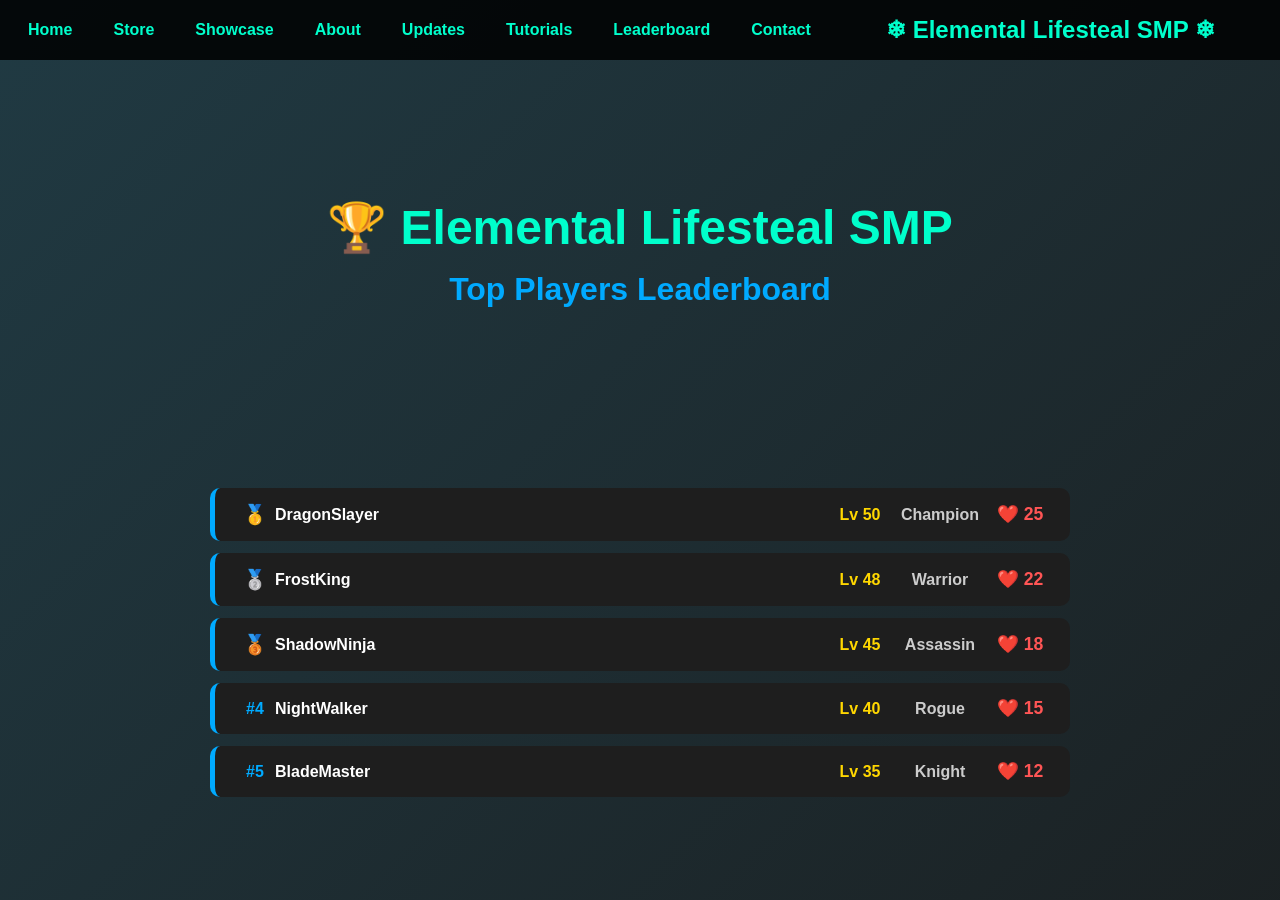
<file: Leaderboard.html>
<!DOCTYPE html>
<html lang="en">
<head>
<meta charset="UTF-8">
<meta name="viewport" content="width=device-width, initial-scale=1.0">
<title>Elemental Lifesteal SMP - Leaderboard</title>
<style>
/* ===== GENERAL STYLES ===== */
body {
    font-family: 'Arial', sans-serif;
    background: #121212;
    color: #fff;
    margin: 0;
    padding: 0;
}
a {text-decoration: none; color: #00aaff;}
h1,h2,h3 {margin: 0;}
h1 {font-size: 2.5rem; margin-bottom: 15px; text-align:center;}
h2 {font-size: 2rem; margin-bottom: 30px; text-align:center; color:#00aaff;}
.container {
    max-width: 900px;
    margin: 50px auto;
    padding: 0 20px;
}

/* ===== LEADERBOARD ===== */
#top-players-list {
    display: flex;
    flex-direction: column;
    gap: 12px;
}

.player-row {
    display: flex;
    align-items: center;
    justify-content: space-between;
    padding: 15px 20px;
    border-radius: 10px;
    background: #1e1e1e;
    border-left: 5px solid #00aaff;
    transition: 0.3s ease;
    font-weight: bold;
}

.player-row:hover {
    background: #252525;
    box-shadow: 0 4px 12px rgba(0,170,255,0.3);
}

/* Rank */
.player-row span.rank {
    min-width: 40px;
    color: #00aaff;
    text-align:center;
}

/* Medal for top 3 */
.player-row span.rank.medal {
    font-size: 1.2rem;
}

/* Name */
.player-row span.name {
    flex:1;
    text-align:left;
    color:#fff;
}

/* Level */
.player-row span.level {
    min-width: 60px;
    text-align:center;
    color:#ffd700;
}

/* Title */
.player-row span.title {
    min-width: 100px;
    text-align:center;
    color:#ccc;
}

/* Hearts */
.player-row span.hearts {
    min-width: 60px;
    text-align:center;
    color:#ff5555;
    font-weight: bold;
    font-size: 1.1rem;
}

/* ===== HEADER ===== */
header {
    text-align: center;
    margin-top: 50px;
}

/* ===== EDITABLE LEADERBOARD (OPTIONAL) ===== */
#edit-leaderboard {
    margin-top: 30px;
    padding: 15px;
    background: #1e1e1e;
    border-radius: 10px;
    display: none;
}

#player-inputs div {
    display: flex;
    flex-wrap: wrap;
    gap: 10px;
    margin-bottom: 10px;
}

#player-inputs input {
    padding: 8px;
    border-radius: 5px;
    border: 1px solid #00aaff;
    background: #121212;
    color: #fff;
    flex: 1 1 100px;
}

/* Buttons */
button {
    padding: 10px 15px;
    border-radius: 5px;
    border: none;
    background: #00aaff;
    color: #fff;
    font-weight: bold;
    cursor: pointer;
    transition: 0.3s;
}
button:hover {
    background: #0077aa;
}

/* ===== RESPONSIVE ===== */
@media(max-width:600px){
    .player-row {
        flex-direction: column;
        align-items: flex-start;
        gap: 6px;
    }
    .player-row span {
        min-width: auto !important;
        text-align: left !important;
    }
}
  
    nav {
@media (min-width: 1200px) {

@media (min-width: 901px) {

  nav {
    display: flex;
    align-items: center;
    justify-content: space-between;
    padding: 15px 50px; /* top/bottom and sides */
  }

  .nav-logo {
    font-size: 1.5rem; /* logo size */
    margin-right: 40px; /* space between logo and links */
  }

  #nav-links {
    display: flex;
    align-items: center;
    gap: 35px; /* increased gap between links */
    white-space: nowrap;
  }

  #nav-links a {
    font-size: 1rem; /* normal size */
    margin: 0; /* reset margin */
    padding: 6px 3px; /* small padding for clickable area */
    transition: color 0.3s, transform 0.3s;
  }

  #nav-links a:hover {
    transform: scale(1.05);
  }

  /* Hide hamburger + overlay on desktop */
  #hamburger,
  #close-btn,
  #overlay {
    display: none !important;
  }
}
</style>
  <link rel="stylesheet" href="style.css">
</head>
<body>
<nav>
  <div id="hamburger">☰</div>

  <div class="nav-logo">❄ Elemental Lifesteal SMP ❄</div>

  <div id="nav-links">
    <div class="close-btn" id="close-btn">✖</div>

    <a href="index.html">Home</a>
    <a href="store.html">Store</a>
    <a href="showcase.html">Showcase</a>
    <a href="About.html">About</a>
      <a href="Updates.html">Updates</a>
      <a href="frost.html">Tutorials</a>
      <a href="Leaderboard.html"> Leaderboard</a>
    <a href="Contact.html">Contact</a>
    
    
  </div>

  <!-- Overlay -->
  <div id="overlay"></div>
</nav>
<header>
    <h1>🏆 Elemental Lifesteal SMP</h1>
    <h2>Top Players Leaderboard</h2>
</header>

<div class="container">
    <div id="top-players-list"></div>

    <!-- Optional edit mode -->
    <div id="edit-leaderboard">
        <h3>Edit Top Players</h3>
        <div id="player-inputs"></div>
        <button onclick="updateLeaderboard()">Update Leaderboard</button>
    </div>
</div>

<script>
// ===== DEFAULT PLAYER DATA =====
let defaultPlayers = [
  {name: "DragonSlayer", level: 50, title: "Champion", hearts: 25},
  {name: "FrostKing", level: 48, title: "Warrior", hearts: 22},
  {name: "ShadowNinja", level: 45, title: "Assassin", hearts: 18},
  {name: "NightWalker", level: 40, title: "Rogue", hearts: 15},
  {name: "BladeMaster", level: 35, title: "Knight", hearts: 12}
];

const players = JSON.parse(localStorage.getItem('myLeaderboard')) || defaultPlayers;
const listContainer = document.getElementById("top-players-list");
const inputsContainer = document.getElementById("player-inputs");
const editContainer = document.getElementById("edit-leaderboard");

// Show edit inputs if URL has ?edit=true
if(window.location.search.includes('edit=true') && editContainer){
    editContainer.style.display = 'block';
}

// Medal icons for top 3
const medals = ['🥇','🥈','🥉'];

// Render leaderboard
function renderLeaderboard(){
    listContainer.innerHTML = '';
    players.forEach((player,index)=>{
        const row = document.createElement('div');
        row.className = 'player-row';
        const medal = medals[index] || '';
        row.innerHTML = `
            <span class="rank ${medal? 'medal':''}">${medal || '#' + (index+1)}</span>
            <span class="name">${player.name}</span>
            <span class="level">Lv ${player.level}</span>
            <span class="title">${player.title}</span>
            <span class="hearts">❤️ ${player.hearts}</span>
        `;
        listContainer.appendChild(row);
    });
}

// Render editable inputs
function renderInputs(){
    if(!inputsContainer || !editContainer) return;
    inputsContainer.innerHTML = '';
    players.forEach((player,index)=>{
        const row = document.createElement('div');
        row.innerHTML=`
            <input type="text" id="name-${index}" value="${player.name}" placeholder="Name">
            <input type="number" id="level-${index}" value="${player.level}" placeholder="Level">
            <input type="text" id="title-${index}" value="${player.title}" placeholder="Title">
            <input type="number" id="hearts-${index}" value="${player.hearts}" placeholder="Hearts">
        `;
        inputsContainer.appendChild(row);
    });
}

// Update leaderboard from inputs
function updateLeaderboard(){
    players.forEach((player,index)=>{
        const nameInput = document.getElementById(`name-${index}`);
        const levelInput = document.getElementById(`level-${index}`);
        const titleInput = document.getElementById(`title-${index}`);
        const heartsInput = document.getElementById(`hearts-${index}`);
        if(nameInput) player.name = nameInput.value;
        if(levelInput) player.level = parseInt(levelInput.value) || 0;
        if(titleInput) player.title = titleInput.value;
        if(heartsInput) player.hearts = parseInt(heartsInput.value) || 0;
    });
    localStorage.setItem('myLeaderboard', JSON.stringify(players));
    renderLeaderboard();
}

// Initial render
renderLeaderboard();
renderInputs();
  const hamburger = document.getElementById('hamburger');
const navLinks = document.getElementById('nav-links');
const closeBtn = document.getElementById('close-btn');
const overlay = document.getElementById('overlay');

// Open menu
hamburger.addEventListener('click', () => {
  navLinks.classList.add('active');
  overlay.classList.add('active');
});

// Close menu (button)
closeBtn.addEventListener('click', () => {
  navLinks.classList.remove('active');
  overlay.classList.remove('active');
});

// Close menu (click outside)
overlay.addEventListener('click', () => {
  navLinks.classList.remove('active');
  overlay.classList.remove('active');
});
const homeToggle = document.getElementById("home-toggle");

if(homeToggle){
  homeToggle.addEventListener("click", () => {
    homeToggle.parentElement.classList.toggle("active");
  });
}
</script>
  <script src="leaderboard.js"></script>
</body>
</html>
</file>
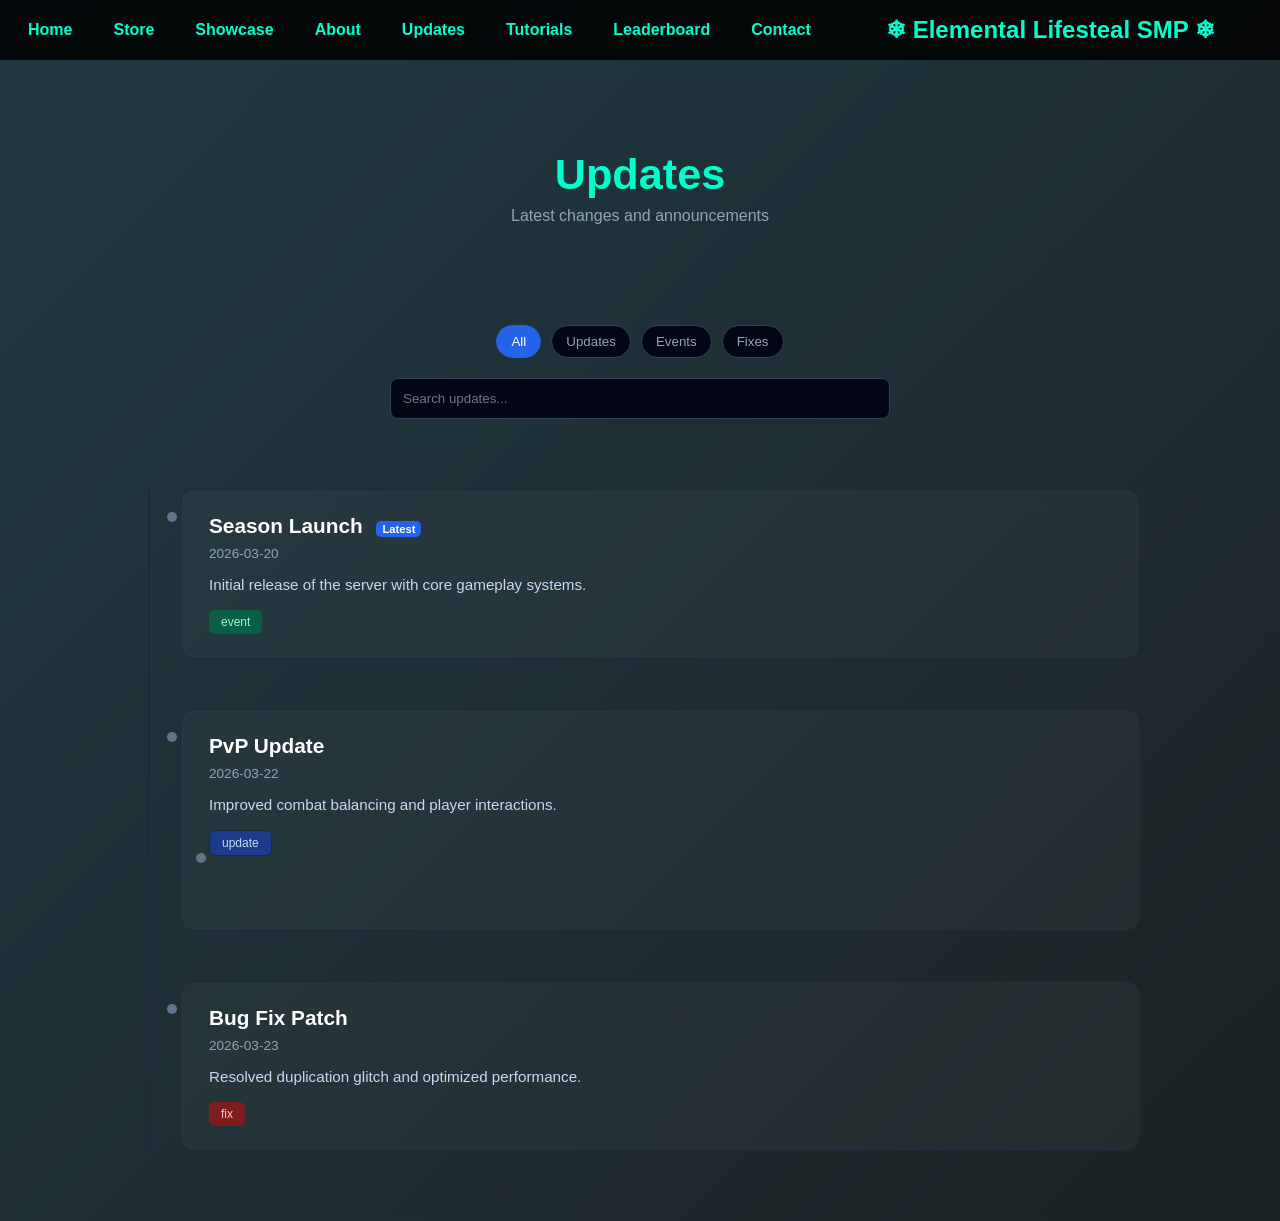
<file: life.html>
<!DOCTYPE html>
<html lang="en">
<head>
<meta charset="UTF-8">
  <meta name="viewport" content="width=device-width, initial-scale=1.0, maximum-scale=1.0, user-scalable=no">
<title>Server Updates</title>

<style>
*{margin:0;padding:0;box-sizing:border-box;}



/* ===== HEADER ===== */
header{
  text-align:center;
  padding:110px 20px 50px;
}
header h1{
  font-size:2.7rem;
  font-weight:600;
}
header p{
  margin-top:8px;
  color:#94a3b8;
}

/* ===== FILTER TABS ===== */
.filters{
  display:flex;
  justify-content:center;
  gap:10px;
  flex-wrap:wrap;
  margin-bottom:20px;
}
.filters button{
  padding:8px 14px;
  border-radius:20px;
  border:1px solid #334155;
  background:#020617;
  color:#94a3b8;
  cursor:pointer;
  transition:0.2s;
}
.filters button.active,
.filters button:hover{
  background:#2563eb;
  color:white;
  border-color:#2563eb;
}

/* ===== SEARCH ===== */
.search{
  max-width:500px;
  margin:15px auto;
}
.search input{
  width:100%;
  padding:12px;
  border-radius:8px;
  border:1px solid #334155;
  background:#020617;
  color:white;
}

/* ===== TIMELINE ===== */
.timeline{
  max-width:1000px; /* bigger */
  margin:70px auto;
  position:relative;
  padding-left:40px;
}
.timeline::before{
  content:"";
  position:absolute;
  left:8px;
  width:2px;
  height:100%;
  background:#1e293b;
}

/* ===== UPDATE ===== */
.update{
  position:relative;
  margin-bottom:50px;
  padding:24px 28px;
  border-radius:14px;
  background:rgba(255,255,255,0.03);
  border:1px solid #1e293b;
  transition:0.25s;
}

.update:hover{
  background:rgba(255,255,255,0.05);
  border-color:#334155;
  transform:translateY(-2px);
}

.update::before{
  content:"";
  position:absolute;
  left:-14px;
  top:22px;
  width:10px;height:10px;
  background:#64748b;
  border-radius:50%;
}

/* TEXT */
.update h3{
  font-size:1.3rem;
  font-weight:600;
  margin-bottom:6px;
}

.update small{
  color:#94a3b8;
  font-size:0.85rem;
}

.update p{
  margin-top:10px;
  line-height:1.7;
  font-size:0.95rem;
  color:#cbd5f5;
}

/* TAG */
.tag{
  display:inline-block;
  margin-top:12px;
  padding:5px 12px;
  font-size:0.75rem;
  border-radius:6px;
}

/* TYPE COLORS */
.tag.update{background:#1e3a8a;color:#bfdbfe;}
.tag.event{background:#065f46;color:#a7f3d0;}
.tag.fix{background:#7f1d1d;color:#fecaca;}

/* LATEST */
.latest{
  margin-left:8px;
  font-size:0.7rem;
  padding:2px 6px;
  border-radius:5px;
  background:#2563eb;
  color:white;
}

/* EDIT */
.edit{
  display:none;
  margin-top:16px;
  padding:16px;
  border-radius:10px;
  background:#020617;
  border:1px solid #334155;
}

/* Inputs */
.edit input,
.edit textarea,
.edit select{
  width:100%;
  margin:8px 0;
  padding:10px 12px;
  border-radius:8px;
  border:1px solid #334155;
  background:#010409;
  color:#e5e7eb;
  font-size:0.9rem;
  transition:0.2s;
}

/* Focus effect */
.edit input:focus,
.edit textarea:focus,
.edit select:focus{
  outline:none;
  border-color:#2563eb;
  box-shadow:0 0 0 2px rgba(37,99,235,0.2);
}

/* Textarea size */
.edit textarea{
  min-height:90px;
  resize:vertical;
}

/* Delete button */
.edit button{
  margin-top:8px;
  padding:8px 14px;
  background:#7f1d1d;
  color:#fecaca;
  border:none;
  border-radius:6px;
  cursor:pointer;
  transition:0.2s;
}

.edit button:hover{
  background:#991b1b;
}
/* BUTTON */
#addBtn{
  display:none;
  margin:50px auto;
  padding:12px 22px;
  font-size:0.9rem;
  background:#2563eb;
  color:white;
  border:none;
  border-radius:10px;
  cursor:pointer;
  transition:0.2s;
}

#addBtn:hover{
  background:#1d4ed8;
}
    /* DESKTOP: disable dropdown (show normal Home only) */
@media(min-width: 901px){
  .dropdown-menu {
    display: none !important;
  }

  .dropdown-toggle::after {
    content: "";
  }
}
/* ===== DESKTOP NAV FIX ===== */

        /* CTA Buttons Layout */
.cta-buttons {
    display: flex;
    justify-content: center;
    gap: 12px;
    flex-wrap: wrap; /* allows stacking ONLY if too small */
    margin-top: 20px;
}

/* Make buttons responsive */
.cta-buttons .btn {
    flex: 1 1 140px; /* flexible width */
    text-align: center;
    max-width: 200px;
}

/* MOBILE FIX */
@media (max-width: 480px) {
    .cta-buttons {
        flex-wrap: nowrap; /* force same line */
    }

    .cta-buttons .btn {
        font-size: 0.8rem;
        padding: 10px;
    }
}
        @media (min-width: 901px) {

  nav {
@media (min-width: 1200px) {

@media (min-width: 901px) {

  nav {
    display: flex;
    align-items: center;
    justify-content: space-between;
    padding: 15px 50px; /* top/bottom and sides */
  }

  .nav-logo {
    font-size: 1.5rem; /* logo size */
    margin-right: 40px; /* space between logo and links */
  }

  #nav-links {
    display: flex;
    align-items: center;
    gap: 35px; /* increased gap between links */
    white-space: nowrap;
  }

  #nav-links a {
    font-size: 1rem; /* normal size */
    margin: 0; /* reset margin */
    padding: 6px 3px; /* small padding for clickable area */
    transition: color 0.3s, transform 0.3s;
  }

  #nav-links a:hover {
    transform: scale(1.05);
  }

  /* Hide hamburger + overlay on desktop */
  #hamburger,
  #close-btn,
  #overlay {
    display: none !important;
  }
}
     * {margin:0;padding:0;box-sizing:border-box;scroll-behavior:smooth;}
        body {font-family:Arial,sans-serif;background:linear-gradient(-45deg,#000,#0f2027,#1a1a1a,#203a43);background-size:400% 400%;animation:gradientBG 15s ease infinite;color:white;}
        @keyframes gradientBG{0%{background-position:0% 50%}50%{background-position:100% 50%}100%{background-position:0% 50%}}
        nav{background:rgba(0,0,0,0.8);padding:15px;text-align:center;position:fixed;width:100%;top:0;z-index:1000;}
        nav a{color:#00ffcc;margin:0 15px;text-decoration:none;font-weight:bold;transition:0.3s;}
        nav a:hover{color:white;}
        header{text-align:center;padding:150px 20px 100px;}
        h1{font-size:3em;color:#00ffcc;}
        .ip-box{margin-top:25px;padding:15px;background:#111;border:2px solid #00ffcc;display:inline-block;border-radius:10px;cursor:pointer;font-weight:bold;}
        .btn{display:inline-block;margin:15px;padding:12px 30px;background:#00ffcc;color:black;text-decoration:none;border-radius:25px;font-weight:bold;transition:0.3s;}
        .btn:hover{background:white;transform:scale(1.05);}
        section{padding:120px 20px;text-align:center;}
        .cards{display:flex;justify-content:center;flex-wrap:wrap;gap:20px;margin-top:40px;}
        .card{background:rgba(0,0,0,0.7);padding:25px;width:250px;border-radius:15px;border:1px solid #00ffcc;transition:0.3s;}
        .card:hover{transform:translateY(-10px);}
        iframe{border-radius:15px;max-width:100%;}
        footer{background:black;padding:30px;text-align:center;opacity:0.6;}
        #server-status{margin-top:15px;font-weight:bold;}
</style>
    <link rel="stylesheet" href="style.css">
</head>
<body>
<nav>
  <div id="hamburger">☰</div>

  <div class="nav-logo">❄ Elemental Lifesteal SMP ❄</div>

  <div id="nav-links">
    <div class="close-btn" id="close-btn">✖</div>

    <a href="index.html">Home</a>
    <a href="store.html">Store</a>
    <a href="showcase.html">Showcase</a>
    <a href="About.html">About</a>
      <a href="life.html">Updates</a>
      <a href="frost.html">Tutorials</a>
    <a href="Leaderboard.html"> Leaderboard</a>
    <a href="Contact.html">Contact</a>
    
  </div>

  <!-- Overlay -->
  <div id="overlay"></div>
</nav>
<header>
  <h1>Updates</h1>
  <p>Latest changes and announcements</p>
</header>
<div class="filters">
  <button onclick="setFilter('all')" class="active">All</button>
  <button onclick="setFilter('update')">Updates</button>
  <button onclick="setFilter('event')">Events</button>
  <button onclick="setFilter('fix')">Fixes</button>
</div>
<div class="search">
  <input type="text" id="search" placeholder="Search updates...">
</div>

<div class="timeline" id="timeline"></div>

<button id="addBtn">Add Update</button>

<script>
const isEdit = new URLSearchParams(location.search).get("edit") === "true";

let currentFilter = "all";

let updates = JSON.parse(localStorage.getItem("updates")) || [
  {
    title:"Season Launch",
    date:"2026-03-20",
    desc:"Initial release of the server with core gameplay systems.",
    type:"event"
  },
  {
    title:"PvP Update",
    date:"2026-03-22",
    desc:"Improved combat balancing and player interactions.",
    type:"update"
  },
  {
    title:"Bug Fix Patch",
    date:"2026-03-23",
    desc:"Resolved duplication glitch and optimized performance.",
    type:"fix"
  }
];

const timeline = document.getElementById("timeline");
const addBtn = document.getElementById("addBtn");

// FILTER
function setFilter(type){
  currentFilter = type;
  document.querySelectorAll(".filters button").forEach(b=>b.classList.remove("active"));
  event.target.classList.add("active");
  render();
}

// RENDER
function render(search=""){
  timeline.innerHTML="";

  updates
    .filter(u => (currentFilter==="all" || u.type===currentFilter))
    .filter(u => u.title.toLowerCase().includes(search.toLowerCase()))
    .forEach((u,i)=>{
      const div=document.createElement("div");
      div.className="update";

      div.innerHTML=`
        <h3>${u.title} ${i===0?'<span class="latest">Latest</span>':''}</h3>
        <small>${u.date}</small>
        <p>${u.desc}</p>
        <span class="tag ${u.type}">${u.type}</span>

        ${isEdit?`
        <div class="edit">
          <input value="${u.title}" data-i="${i}" class="t">
          <input value="${u.date}" data-i="${i}" class="d">
          <select data-i="${i}" class="ty">
            <option ${u.type=="update"?"selected":""}>update</option>
            <option ${u.type=="event"?"selected":""}>event</option>
            <option ${u.type=="fix"?"selected":""}>fix</option>
          </select>
          <textarea data-i="${i}" class="de">${u.desc}</textarea>
          <button onclick="del(${i})">Delete</button>
        </div>`:""}
      `;

      timeline.appendChild(div);
    });

  if(isEdit){
    document.querySelectorAll(".edit").forEach(e=>e.style.display="block");
    addBtn.style.display="block";
    attach();
  }
}

// EDIT
function attach(){
  document.querySelectorAll(".t").forEach(e=>{
    e.oninput=ev=>{updates[ev.target.dataset.i].title=ev.target.value;save();}
  });
  document.querySelectorAll(".d").forEach(e=>{
    e.oninput=ev=>{updates[ev.target.dataset.i].date=ev.target.value;save();}
  });
  document.querySelectorAll(".de").forEach(e=>{
    e.oninput=ev=>{updates[ev.target.dataset.i].desc=ev.target.value;save();}
  });
  document.querySelectorAll(".ty").forEach(e=>{
    e.onchange=ev=>{updates[ev.target.dataset.i].type=ev.target.value;save();}
  });
}

// ADD
addBtn.onclick=()=>{
  updates.unshift({
    title:"New Update",
    date:new Date().toISOString().split('T')[0],
    desc:"Write your update here.",
    type:"update"
  });
  save();
  render();
};

// DELETE
function del(i){
  updates.splice(i,1);
  save();
  render();
}

// SAVE
function save(){
  localStorage.setItem("updates",JSON.stringify(updates));
}

// SEARCH
document.getElementById("search").oninput=(e)=>{
  render(e.target.value);
};

render();
</script>
   <script src="leaderboard.js"></script>

</body>
</html>
</file>
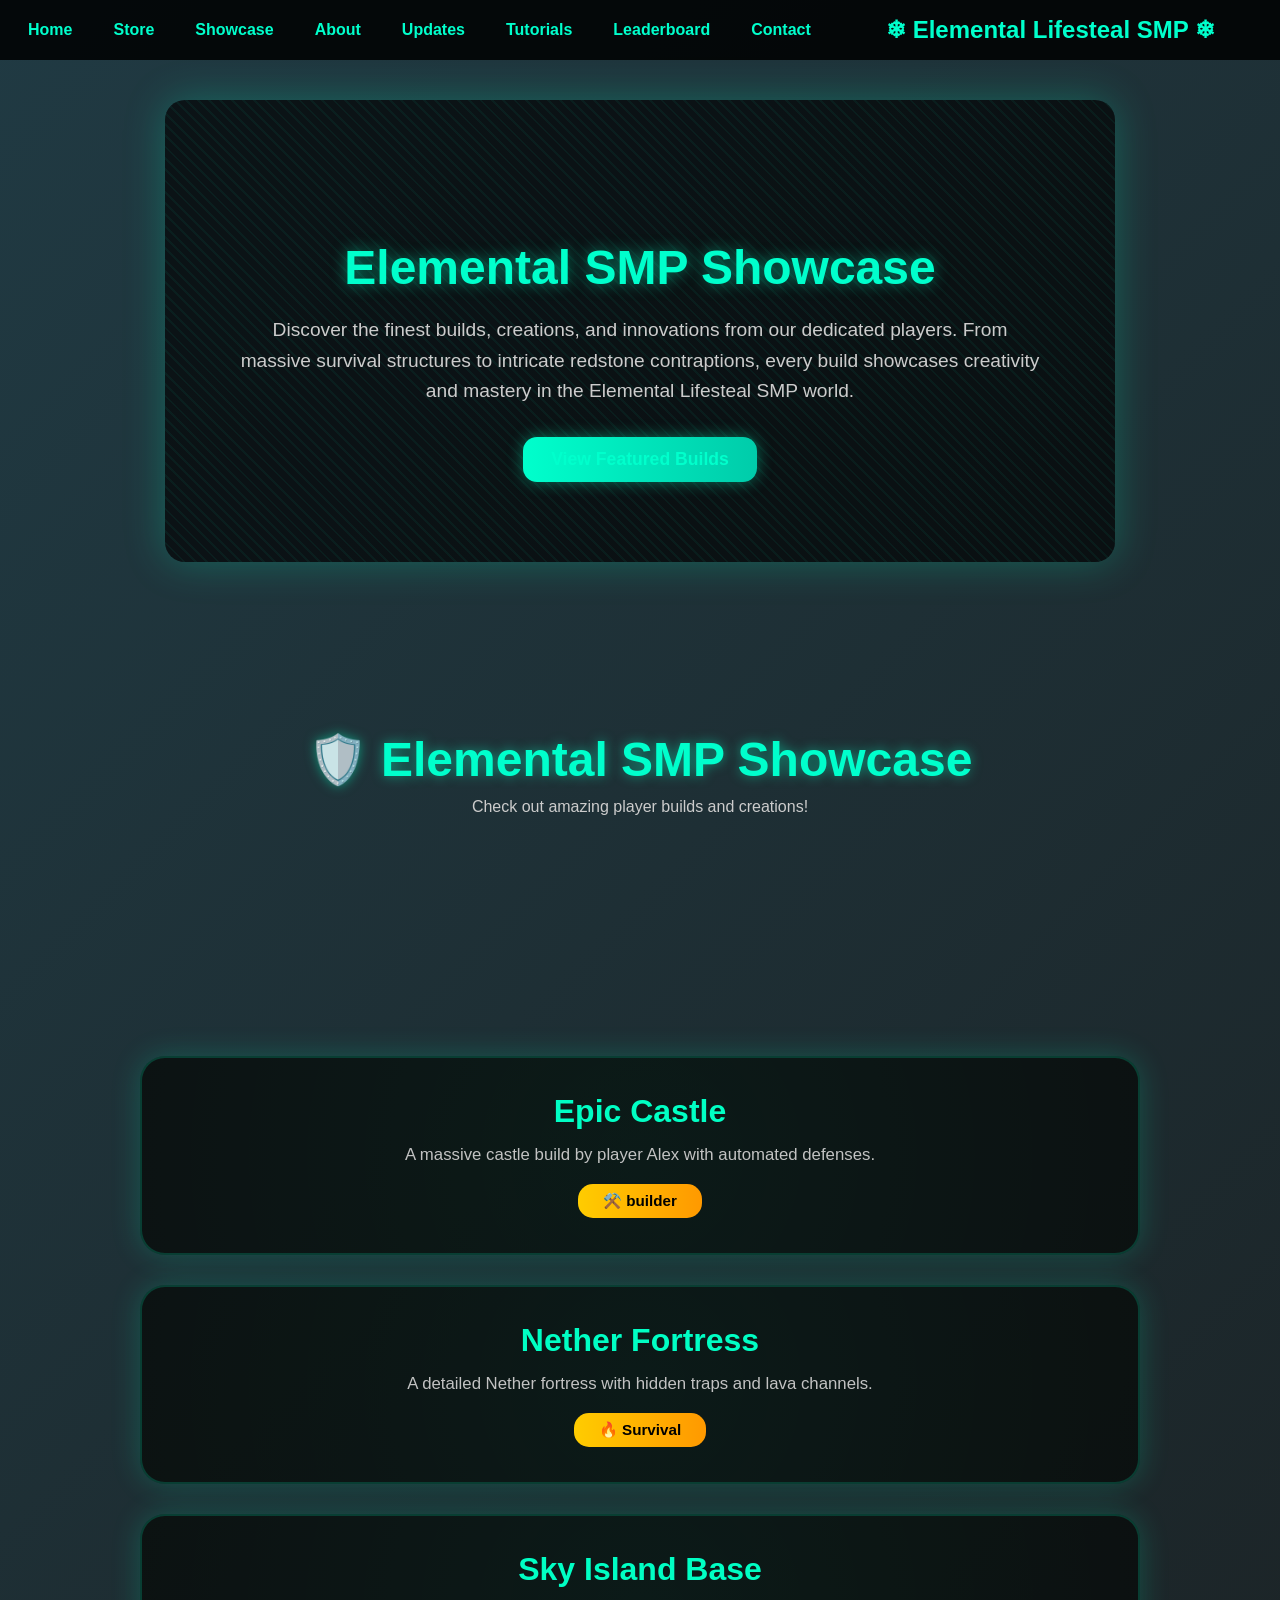
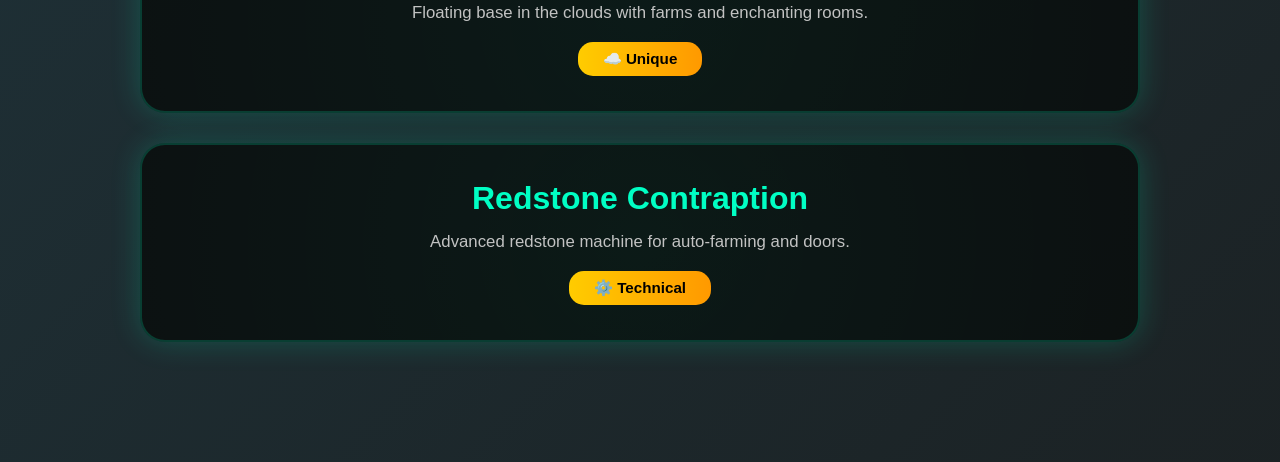
<file: showcase.html>
<!DOCTYPE html>
<html lang="en">
<head>
<meta charset="UTF-8">
  <meta name="viewport" content="width=device-width, initial-scale=1.0, maximum-scale=1.0, user-scalable=no">
<title>Elemenal SMP Showcase</title>
<style>
/* ===== Global Styles ===== */
* {margin:0;padding:0;box-sizing:border-box;scroll-behavior:smooth;}
body {font-family:Arial,sans-serif; background: linear-gradient(-45deg,#000,#0f2027,#1a1a1a,#203a43); background-size:400% 400%; animation:gradientBG 15s ease infinite; color:white;}
@keyframes gradientBG{0%{background-position:0% 50%}50%{background-position:100% 50%}100%{background-position:0% 50%}}
h1,h2{color:#00ffcc;text-align:center; text-shadow:0 0 12px rgba(0,255,196,0.5);}
h2{margin-bottom:50px; font-size:2.8em;}
section{padding:100px 20px; position:relative;}
a{color:#00ffcc; text-decoration:none;}



/* ===== Showcase Boxes ===== */
#showcase-container{max-width:1000px; margin:0 auto; display:flex; flex-direction:column; gap:30px;}
.showcase-item{
  position:relative; padding:35px 30px; border-radius:25px; background:rgba(10,10,10,0.85); border:2px solid rgba(0,255,196,0.2); box-shadow:0 0 30px rgba(0,255,196,0.2); overflow:hidden; transition:0.5s; cursor:pointer;
}
.showcase-item:hover{box-shadow:0 0 60px rgba(0,255,196,0.5); transform:scale(1.02);}
.showcase-item::before{
  content:''; position:absolute; top:-50%; left:-50%; width:200%; height:200%; background:radial-gradient(circle,rgba(0,255,196,0.05) 0%,transparent 70%); animation:rotateGlow 8s linear infinite; z-index:0;
}
@keyframes rotateGlow{0%{transform:rotate(0deg) translateX(0);}50%{transform:rotate(180deg) translateX(15px);}100%{transform:rotate(360deg) translateX(0);}}
.showcase-title{font-size:2em; font-weight:bold; color:#00ffc4; margin-bottom:12px; position:relative; z-index:1;}
.showcase-desc{font-size:1.05em; color:#ccc; line-height:1.6; margin-bottom:15px; position:relative; z-index:1; opacity:0.95;}
.showcase-badge{display:inline-block; padding:8px 25px; border-radius:15px; background:linear-gradient(90deg,#ffcc00,#ff9900); color:black; font-weight:bold; font-size:0.95em; position:relative; z-index:1; transition:0.4s;}
.showcase-badge:hover{transform:scale(1.1); box-shadow:0 0 20px #ffcc00;}

/* ===== Edit Mode Inputs ===== */
#edit-showcase{display:none; max-width:1000px; margin:30px auto; padding:20px; border:2px solid #00ffcc; border-radius:15px; background:rgba(0,0,0,0.7);}
#edit-showcase input, #edit-showcase textarea{width:100%; margin:8px 0; padding:12px; border-radius:10px; border:1px solid #00ffcc; background:#0a0a0a; color:white;}
#edit-showcase button{padding:12px 20px; border:none; border-radius:10px; background:#00ffcc; color:black; font-weight:bold; cursor:pointer; margin-top:10px;}
#edit-showcase button:hover{background:#00ccaa;}

/* ===== Responsive ===== */
@media(max-width:600px){
  .showcase-title{font-size:1.6em;}
  .showcase-desc{font-size:1em;}
  .showcase-badge{font-size:0.85em; padding:6px 18px;}
}
      nav {
@media (min-width: 1200px) {

@media (min-width: 901px) {

  nav {
    display: flex;
    align-items: center;
    justify-content: space-between;
    padding: 15px 50px; /* top/bottom and sides */
  }

  .nav-logo {
    font-size: 1.5rem; /* logo size */
    margin-right: 40px; /* space between logo and links */
  }

  #nav-links {
    display: flex;
    align-items: center;
    gap: 35px; /* increased gap between links */
    white-space: nowrap;
  }

  #nav-links a {
    font-size: 1rem; /* normal size */
    margin: 0; /* reset margin */
    padding: 6px 3px; /* small padding for clickable area */
    transition: color 0.3s, transform 0.3s;
  }

  #nav-links a:hover {
    transform: scale(1.05);
  }


  /* Hide hamburger + close button on desktop */
  #hamburger,
  #close-btn,
  #overlay {
    display: none !important;
  }
}   
</style>
     <link rel="stylesheet" href="style.css">
</head>
<body>

<!-- Navigation -->
<nav>
  <div id="hamburger">☰</div>

  <div class="nav-logo">❄ Elemental Lifesteal SMP ❄</div>

  <div id="nav-links">
    <div class="close-btn" id="close-btn">✖</div>

    <a href="index.html">Home</a>
    <a href="store.html">Store</a>
    <a href="showcase.html">Showcase</a>
    <a href="About.html">About</a>
      <a href="life.html">Updates</a>
    <a href="frost.html">Tutorials</a>
    <a href="Leaderboard.html"> Leaderboard</a>
    <a href="Contact.html">Contact</a>
    
  </div>

  <!-- Overlay -->
  <div id="overlay"></div>
</nav>
<!-- PROFESSIONAL SHOWCASE INTRO -->
<!-- PROFESSIONAL SHOWCASE INTRO -->
<section id="showcase-intro" style="
    padding: 140px 20px 80px;
    text-align: center;
    background: rgba(0, 0, 0, 0.65);
    border-radius: 20px;
    max-width: 950px;
    margin: 100px auto 50px auto;
    box-shadow: 0 0 40px rgba(0,255,196,0.25);
    position: relative;
    overflow: hidden;
">
  <!-- subtle animated background lines -->
  <div style="
      position: absolute;
      top: -50%;
      left: -50%;
      width: 200%;
      height: 200%;
      background: repeating-linear-gradient(
        45deg,
        rgba(0,255,196,0.05),
        rgba(0,255,196,0.05) 2px,
        transparent 2px,
        transparent 8px
      );
      animation: slideLines 10s linear infinite;
      z-index: 0;
  "></div>

  <h1 style="
      font-size: 3em;
      color: #00ffcc;
      margin-bottom: 20px;
      text-shadow: 0 0 15px rgba(0,255,196,0.5);
      position: relative;
      z-index: 1;
  ">
    Elemental SMP Showcase
  </h1>

  <p style="
      font-size: 1.2em;
      color: #ccc;
      line-height: 1.6;
      max-width: 800px;
      margin: 0 auto 30px auto;
      position: relative;
      z-index: 1;
  ">
    Discover the finest builds, creations, and innovations from our dedicated players. From massive survival structures to intricate redstone contraptions, every build showcases creativity and mastery in the Elemental Lifesteal SMP world.
  </p>

  <div style="
      display: inline-block;
      padding: 12px 28px;
      background: linear-gradient(90deg,#00ffcc,#00ccaa);
      color: black;
      font-weight: bold;
      border-radius: 14px;
      box-shadow: 0 0 16px rgba(0,255,196,0.4);
      font-size: 1.1em;
      position: relative;
      z-index: 1;
      transition: 0.3s;
      cursor: pointer;
  " onmouseover="this.style.transform='scale(1.05)'" onmouseout="this.style.transform='scale(1)'">
  <a href="#showcase"> View Featured Builds</a>
  </div>
</section>

<style>
@keyframes slideLines {
  0% {transform: translate(0, 0);}
  50% {transform: translate(50px, 50px);}
  100% {transform: translate(0, 0);}
}
</style>
<!-- Header -->
<section id="showcase-header">
  <h1>🛡️ Elemental SMP Showcase</h1>
  <p style="text-align:center; color:#ccc; margin-top:10px;">Check out amazing player builds and creations!</p>
</section>

<!-- Showcase Container -->
<section id="showcase">
  <div id="showcase-container"></div>

  <!-- Edit Mode (visible with ?edit=true) -->
  <div id="edit-showcase">
    <h3>Edit Showcase Items</h3>
    <div id="showcase-inputs"></div>
    <button onclick="updateShowcase()">Update Showcase</button>
  </div>
</section>

<script>
// Sample Showcase Data
let showcaseItems = [
  {title:"Epic Castle", desc:"A massive castle build by player Alex with automated defenses.", badge:"⚒️ builder"},
  {title:"Nether Fortress", desc:"A detailed Nether fortress with hidden traps and lava channels.", badge:"🔥 Survival"},
  {title:"Sky Island Base", desc:"Floating base in the clouds with farms and enchanting rooms.", badge:"☁️ Unique"},
  {title:"Redstone Contraption", desc:"Advanced redstone machine for auto-farming and doors.", badge:"⚙️ Technical"}
];

// Render Showcase Items
function renderShowcase(){
  const container = document.getElementById("showcase-container");
  container.innerHTML = "";
  showcaseItems.forEach((item,index)=>{
    const div = document.createElement("div");
    div.className="showcase-item";
    div.innerHTML = `
      <div class="showcase-title">${item.title}</div>
      <div class="showcase-desc">${item.desc}</div>
      <div class="showcase-badge">${item.badge}</div>
    `;
    container.appendChild(div);
  });
}
renderShowcase();

// Check for ?edit=true
const params = new URLSearchParams(window.location.search);
if(params.get("edit") === "true"){
  document.getElementById("edit-showcase").style.display="block";
  const inputContainer = document.getElementById("showcase-inputs");
  showcaseItems.forEach((item,index)=>{
    const div = document.createElement("div");
    div.innerHTML = `
      <input type="text" placeholder="Title" value="${item.title}" data-index="${index}" class="edit-title">
      <textarea placeholder="Description" data-index="${index}" class="edit-desc">${item.desc}</textarea>
      <input type="text" placeholder="Badge" value="${item.badge}" data-index="${index}" class="edit-badge">
      <hr style="border-color:#00ffcc;">
    `;
    inputContainer.appendChild(div);
  });
}

// Update function
function updateShowcase(){
  const titles = document.querySelectorAll(".edit-title");
  const descs = document.querySelectorAll(".edit-desc");
  const badges = document.querySelectorAll(".edit-badge");
  titles.forEach((t,i)=>{
    showcaseItems[i].title = t.value;
    showcaseItems[i].desc = descs[i].value;
    showcaseItems[i].badge = badges[i].value;
  });
  renderShowcase();
  alert("Showcase updated!");
}
</script>
<script src="leaderboard.js"></script>
</body>
</html>
</file>
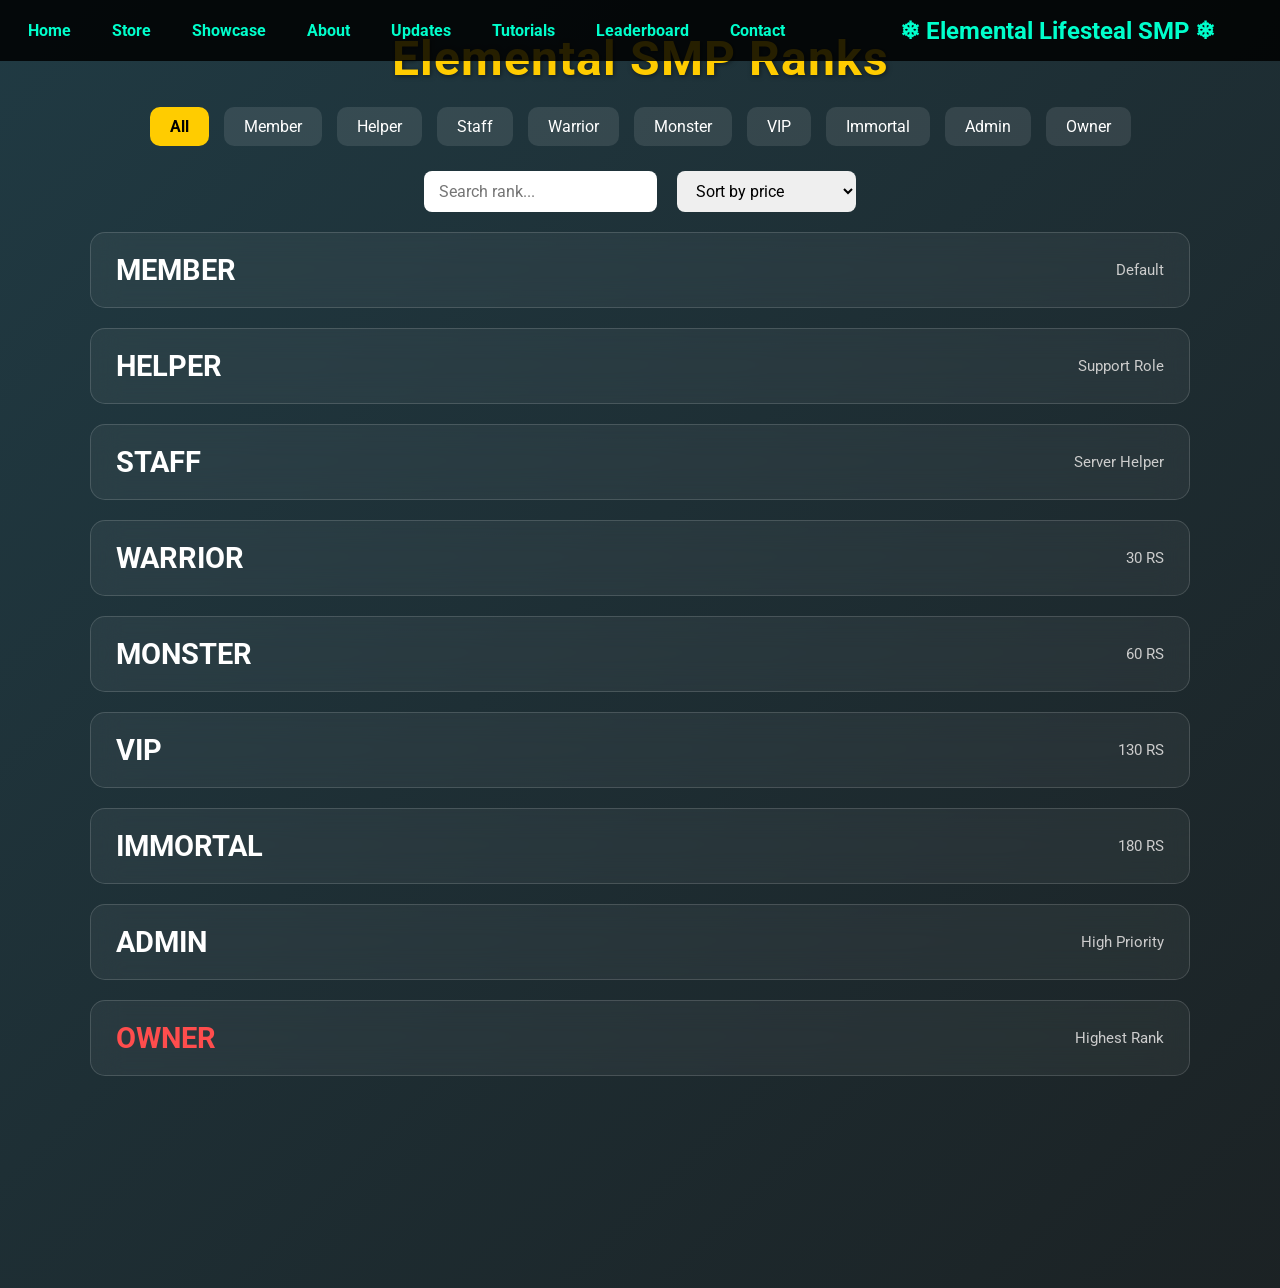
<file: store.html>
<!DOCTYPE html>
<html lang="en">
<head>
<meta charset="UTF-8">
<meta name="viewport" content="width=device-width, initial-scale=1.0">
<title>Elemental SMP Ranks</title>
<link href="https://fonts.googleapis.com/css2?family=Roboto:wght@400;500;700&display=swap" rel="stylesheet">
<style>
* {margin:0;padding:0;box-sizing:border-box;font-family:'Roboto',sans-serif;}
body {background: linear-gradient(135deg,#0f2027,#203a43,#2c5364);color:white;min-height:100vh;padding:30px 20px;}
.container {max-width:1100px;margin:auto;}
.title {text-align:center;font-size:3rem;margin-bottom:20px;font-weight:700;letter-spacing:1px;color:#ffcc00;text-shadow: 1px 1px 5px rgba(0,0,0,0.5);}
.controls {display:flex;justify-content:center;gap:20px;margin-bottom:20px;flex-wrap:wrap;}
input[type="text"] {padding:10px 15px;border-radius:8px;border:none;font-size:1rem;}
select {padding:10px 15px;border-radius:8px;border:none;font-size:1rem;}
.tabs {display:flex;justify-content:center;gap:15px;margin-bottom:25px;flex-wrap:wrap;}
.tab {padding:10px 20px;border-radius:10px;background:rgba(255,255,255,0.1);cursor:pointer;transition:0.3s;}
.tab.active {background:#ffcc00;color:#000;font-weight:700;}
.rank-card {background: rgba(255,255,255,0.05);border-radius:15px;padding:20px 25px;margin-bottom:20px;backdrop-filter: blur(15px);border:1px solid rgba(255,255,255,0.15);cursor:pointer;transition: transform 0.3s, box-shadow 0.3s;}
.rank-card:hover {transform: translateY(-7px);box-shadow:0 15px 30px rgba(0,0,0,0.5);}
.rank-header {display:flex;justify-content:space-between;align-items:center;}
.rank-header h2 {font-size:1.8rem;}
.rank-header span {font-size:0.95rem;color:#ccc;}
.rank-details {margin-top:15px;display:none;padding-top:12px;border-top:1px solid rgba(255,255,255,0.2);}
.rank-details p {margin-bottom:8px;line-height:1.5;font-size:1rem;}
.rank-details p span {margin-right:6px;}
.owner h2{color:#ff4d4d;} admin h2{color:#ff944d;} immortal h2{color:#ffcc00;} vip h2{color:#00e6e6;} monster h2{color:#ff66ff;} warrior h2{color:#66ff66;} staff h2{color:#3399ff;} helper h2{color:#cccccc;} member h2{color:#888;}
@media(max-width:768px){.rank-header h2{font-size:1.5rem;}.rank-details p{font-size:0.9rem;}}
a{text-decoration:none;color:#ffcc00;}
  * {margin:0;padding:0;box-sizing:border-box;font-family:'Roboto',sans-serif;}
body {background: linear-gradient(135deg,#0f2027,#203a43,#2c5364);color:white;min-height:100vh;padding:30px 20px;}
.container {max-width:1100px;margin:auto;}
.title {text-align:center;font-size:3rem;margin-bottom:20px;font-weight:700;letter-spacing:1px;color:#ffcc00;text-shadow: 1px 1px 5px rgba(0,0,0,0.5);}
.controls {display:flex;justify-content:center;gap:20px;margin-bottom:20px;flex-wrap:wrap;}
input[type="text"] {padding:10px 15px;border-radius:8px;border:none;font-size:1rem;}
select {padding:10px 15px;border-radius:8px;border:none;font-size:1rem;}
.tabs {display:flex;justify-content:center;gap:15px;margin-bottom:25px;flex-wrap:wrap;}
.tab {padding:10px 20px;border-radius:10px;background:rgba(255,255,255,0.1);cursor:pointer;transition:0.3s;}
.tab.active {background:#ffcc00;color:#000;font-weight:700;}
.rank-card {background: rgba(255,255,255,0.05);border-radius:15px;padding:20px 25px;margin-bottom:20px;backdrop-filter: blur(15px);border:1px solid rgba(255,255,255,0.15);cursor:pointer;transition: transform 0.3s, box-shadow 0.3s;}
.rank-card:hover {transform: translateY(-7px);box-shadow:0 15px 30px rgba(0,0,0,0.5);}
.rank-header {display:flex;justify-content:space-between;align-items:center;}
.rank-header h2 {font-size:1.8rem;}
.rank-header span {font-size:0.95rem;color:#ccc;}
.rank-details {margin-top:15px;display:none;padding-top:12px;border-top:1px solid rgba(255,255,255,0.2);}
.rank-details p {margin-bottom:8px;line-height:1.5;font-size:1rem;}
.rank-details p span {margin-right:6px;}
.owner h2{color:#ff4d4d;} admin h2{color:#ff944d;} immortal h2{color:#ffcc00;} vip h2{color:#00e6e6;} monster h2{color:#ff66ff;} warrior h2{color:#66ff66;} staff h2{color:#3399ff;} helper h2{color:#cccccc;} member h2{color:#888;}
@media(max-width:768px){.rank-header h2{font-size:1.5rem;}.rank-details p{font-size:0.9rem;}}
a{text-decoration:none;color:#ffcc00;}
.tablist-container {margin-top:40px;background:rgba(255,255,255,0.05);padding:20px;border-radius:15px;backdrop-filter:blur(15px);}
.tablist-container h2 {text-align:center;margin-bottom:15px;color:#ffcc00;text-shadow: 1px 1px 3px rgba(0,0,0,0.5);}
.tablist {width:100%;border-collapse:collapse;}
.tablist th, .tablist td {padding:12px 10px;text-align:left;border-bottom:1px solid rgba(255,255,255,0.2);}
.tablist th {color:#ffcc00;}
.tablist tr:nth-child(even){background:rgba(255,255,255,0.05);}
.tablist tr:hover{background:rgba(255,204,0,0.2);cursor:pointer;}
 
nav {
  position: relative;
  width: 100vw;        /* force full screen width */
  left: 50%;
  transform: translateX(-50%);  /* fix alignment */

  display: flex;
  align-items: center;
  justify-content: space-between;

  padding: 15px 50px;
}
html, body {
  overflow-x: hidden;
  max-width: 100%;
}
 * {
  max-width: 100%;
}

 nav {
@media (min-width: 1200px) {

@media (min-width: 901px) {

  nav {
    display: flex;
    align-items: center;
    justify-content: space-between;
    padding: 15px 50px; /* top/bottom and sides */
  }

  .nav-logo {
    font-size: 1.5rem; /* logo size */
    margin-right: 40px; /* space between logo and links */
  }

  #nav-links {
    display: flex;
    align-items: center;
    gap: 35px; /* increased gap between links */
    white-space: nowrap;
  }

  #nav-links a {
    font-size: 1rem; /* normal size */
    margin: 0; /* reset margin */
    padding: 6px 3px; /* small padding for clickable area */
    transition: color 0.3s, transform 0.3s;
  }

  #nav-links a:hover {
    transform: scale(1.05);
  }

  /* Hide hamburger + overlay on desktop */
  #hamburger,
  #close-btn,
  #overlay {
    display: none !important;
  }
}
</style>
 <link rel="stylesheet" href="style.css">
</head>
<body>
<nav>
  <div id="hamburger">☰</div>

  <div class="nav-logo">❄ Elemental Lifesteal SMP ❄</div>

  <div id="nav-links">
    <div class="close-btn" id="close-btn">✖</div>

    <a href="index.html">Home</a>
    <a href="store.html">Store</a>
    <a href="showcase.html">Showcase</a>
    <a href="About.html">About</a>
      <a href="life.html">Updates</a>
      <a href="frost.html">Tutorials</a>
      <a href="Leaderboard.html">Leaderboard</a>
    <a href="Contact.html">Contact</a>
    
  </div>

  <!-- Overlay -->
  <div id="overlay"></div>
</nav>
<div class="container">
  <div class="title">Elemental SMP Ranks</div>

  <!-- Tabs -->
  <div class="tabs">
    <div class="tab active" onclick="filterTab('all', this)">All</div>
    <div class="tab" onclick="filterTab('member', this)">Member</div>
    <div class="tab" onclick="filterTab('helper', this)">Helper</div>
    <div class="tab" onclick="filterTab('staff', this)">Staff</div>
    <div class="tab" onclick="filterTab('warrior', this)">Warrior</div>
    <div class="tab" onclick="filterTab('monster', this)">Monster</div>
    <div class="tab" onclick="filterTab('vip', this)">VIP</div>
    <div class="tab" onclick="filterTab('immortal', this)">Immortal</div>
    <div class="tab" onclick="filterTab('admin', this)">Admin</div>
    <div class="tab" onclick="filterTab('owner', this)">Owner</div>
  </div>

  <!-- Search + Price Filter -->
  <div class="controls">
    <input type="text" id="searchInput" placeholder="Search rank..." onkeyup="searchRanks()">
    <select id="filterSelect" onchange="filterRanks()">
      <option value="default">Sort by price</option>
      <option value="low-high">Lowest → Highest</option>
      <option value="high-low">Highest → Lowest</option>
    </select>
  </div>

  <div id="ranksContainer">

  <div class="rank-card member" data-rs="0" onclick="toggleDetails(this)">
  <div class="rank-header"><h2>MEMBER</h2><span>Default</span></div>
  <div class="rank-details">
    <p>
      <span>
        <!-- Player icon -->
        <svg width="20" height="20" viewBox="0 0 24 24" fill="none" stroke="#FFD700" stroke-width="2" stroke-linecap="round" stroke-linejoin="round">
          <circle cx="12" cy="7" r="4"/>
          <path d="M6 21v-2a6 6 0 0 1 12 0v2"/>
        </svg>
      </span>
      Basic player permissions
    </p>
    <p>
      <span>
        <!-- Compass / Explore -->
        <svg width="20" height="20" viewBox="0 0 24 24" fill="none" stroke="#FFD700" stroke-width="2" stroke-linecap="round" stroke-linejoin="round">
          <circle cx="12" cy="12" r="10"/>
          <polygon points="12 8 15 12 12 16 9 12 12 8"/>
        </svg>
      </span>
      Can explore and play freely
    </p>
    <p>
     <span>
  <!-- Gear / Server Features -->
  <svg width="20" height="20" viewBox="0 0 24 24" fill="none" stroke="#FFD700" stroke-width="2" stroke-linecap="round" stroke-linejoin="round">
    <circle cx="12" cy="12" r="3"/>
    <path d="M19.4 15a1.65 1.65 0 0 0 .33 1.82l.06.06a2 2 0 1 1-2.83 2.83l-.06-.06a1.65 1.65 0 0 0-1.82-.33 1.65 1.65 0 0 0-1 1.51V21a2 2 0 1 1-4 0v-.09a1.65 1.65 0 0 0-1-1.51 1.65 1.65 0 0 0-1.82.33l-.06.06a2 2 0 1 1-2.83-2.83l.06-.06a1.65 1.65 0 0 0 .33-1.82 1.65 1.65 0 0 0-1.51-1H3a2 2 0 1 1 0-4h.09a1.65 1.65 0 0 0 1.51-1 1.65 1.65 0 0 0-.33-1.82l-.06-.06a2 2 0 1 1 2.83-2.83l.06.06a1.65 1.65 0 0 0 1.82.33H9a1.65 1.65 0 0 0 1-1.51V3a2 2 0 1 1 4 0v.09a1.65 1.65 0 0 0 1 1.51 1.65 1.65 0 0 0 1.82-.33l.06-.06a2 2 0 1 1 2.83 2.83l-.06.06a1.65 1.65 0 0 0-.33 1.82V9a1.65 1.65 0 0 0 1.51 1H21a2 2 0 1 1 0 4h-.09a1.65 1.65 0 0 0-1.51 1z"/>
  </svg>
</span>
      Access general server features
    </p>
    <p>
      <span>
        <!-- Chat / Interaction -->
        <svg width="20" height="20" viewBox="0 0 24 24" fill="none" stroke="#FFD700" stroke-width="2" stroke-linecap="round" stroke-linejoin="round">
          <path d="M21 15a2 2 0 0 1-2 2H7l-4 4V5a2 2 0 0 1 2-2h12a2 2 0 0 1 2 2z"/>
        </svg>
      </span>
      Interact with other players
    </p>
  </div>
</div>

    <div class="rank-card helper" data-rs="0" onclick="toggleDetails(this)">
      <div class="rank-header"><h2>HELPER</h2><span>Support Role</span></div>
      <div class="rank-details">
        <!-- Helper rank card details -->
<p><span>
  <!-- 👂 Assist members with questions -->
  <svg width="20" height="20" viewBox="0 0 24 24" fill="none" stroke="#00CCFF" stroke-width="2" stroke-linecap="round" stroke-linejoin="round">
    <path d="M4 4v16h16V4H4z"/>
    <path d="M12 12h.01"/>
  </svg>
</span>Assist members with questions</p>

<p><span>
  <!-- 🛡 Moderate chat and maintain order -->
  <svg width="20" height="20" viewBox="0 0 24 24" fill="none" stroke="#00CCFF" stroke-width="2" stroke-linecap="round" stroke-linejoin="round">
    <path d="M12 2l7 4v6c0 5-7 10-7 10S5 17 5 12V6l7-4z"/>
  </svg>
</span>Moderate chat and maintain order</p>

<p><span>
  <!-- 🌐 Support the community actively -->
  <svg width="20" height="20" viewBox="0 0 24 24" fill="none" stroke="#00CCFF" stroke-width="2" stroke-linecap="round" stroke-linejoin="round">
    <circle cx="12" cy="12" r="10"/>
    <path d="M2 12h20M12 2a15 15 0 0 1 0 20M12 2a15 15 0 0 0 0 20"/>
  </svg>
</span>Support the community actively</p>

<p><span>
  <!-- 🧭 Guide new players -->
  <svg width="20" height="20" viewBox="0 0 24 24" fill="none" stroke="#00CCFF" stroke-width="2" stroke-linecap="round" stroke-linejoin="round">
    <polygon points="12 2 15 22 12 17 9 22 12 2"/>
  </svg>
</span>Guide new players</p>

<p><span>
  <!-- ⚠ Report issues to staff -->
  <svg width="20" height="20" viewBox="0 0 24 24" fill="none" stroke="#00CCFF" stroke-width="2" stroke-linecap="round" stroke-linejoin="round">
    <path d="M10.29 3.86L1.82 18a2 2 0 0 0 1.71 3h16.94a2 2 0 0 0 1.71-3L13.71 3.86a2 2 0 0 0-3.42 0z"/>
    <line x1="12" y1="9" x2="12" y2="13"/>
    <line x1="12" y1="17" x2="12" y2="17"/>
  </svg>
</span>Report issues to staff</p>
      </div>
    </div>

    <div class="rank-card staff" data-rs="0" onclick="toggleDetails(this)">
      <div class="rank-header"><h2>STAFF</h2><span>Server Helper</span></div>
      <div class="rank-details">
        <!-- Staff rank card details -->
<p><span>
  <!-- 🛡️ Oversee server moderation -->
  <svg width="20" height="20" viewBox="0 0 24 24" fill="none" stroke="#3399FF" stroke-width="2" stroke-linecap="round" stroke-linejoin="round">
    <path d="M12 2l7 4v6c0 5-7 10-7 10S5 17 5 12V6l7-4z"/>
  </svg>
</span>Oversee server moderation</p>

<p><span>
  <!-- 👥 Assist members -->
  <svg width="20" height="20" viewBox="0 0 24 24" fill="none" stroke="#3399FF" stroke-width="2" stroke-linecap="round" stroke-linejoin="round">
    <path d="M17 21v-2a4 4 0 0 0-3-3.87"/>
    <path d="M7 21v-2a4 4 0 0 1 3-3.87"/>
    <circle cx="12" cy="7" r="4"/>
  </svg>
</span>Assist members</p>

<p><span>
  <!-- ⚙️ Manage server settings -->
  <svg width="20" height="20" viewBox="0 0 24 24" fill="none" stroke="#3399FF" stroke-width="2" stroke-linecap="round" stroke-linejoin="round">
    <circle cx="12" cy="12" r="3"/>
    <path d="M19.4 15a1.65 1.65 0 0 0 .33 1.82l0 0a2 2 0 0 1-2.83 2.83l0 0a1.65 1.65 0 0 0-1.82-.33"/>
    <path d="M4.6 9a1.65 1.65 0 0 0-.33-1.82l0 0a2 2 0 0 1 2.83-2.83l0 0a1.65 1.65 0 0 0 1.82.33"/>
  </svg>
</span>Manage server settings</p>

<p><span>
  <!-- 📋 Monitor player activity -->
  <svg width="20" height="20" viewBox="0 0 24 24" fill="none" stroke="#3399FF" stroke-width="2" stroke-linecap="round" stroke-linejoin="round">
    <rect x="3" y="4" width="18" height="18" rx="2" ry="2"/>
    <line x1="3" y1="10" x2="21" y2="10"/>
  </svg>
</span>Monitor player activity</p>

<p><span>
  <!-- 📝 Report issues and logs -->
  <svg width="20" height="20" viewBox="0 0 24 24" fill="none" stroke="#3399FF" stroke-width="2" stroke-linecap="round" stroke-linejoin="round">
    <path d="M21 15v4a2 2 0 0 1-2 2H5a2 2 0 0 1-2-2v-4"/>
    <polyline points="7 10 12 15 17 10"/>
    <line x1="12" y1="15" x2="12" y2="3"/>
  </svg>
</span>Report issues and logs</p>
      </div>
    </div>

    <div class="rank-card warrior" data-rs="30" onclick="toggleDetails(this)">
      <div class="rank-header"><h2>WARRIOR</h2><span>30 RS</span></div>
      <div class="rank-details">
        <!-- Warrior rank card details -->
<p><span>
  <!-- 💎 Armor & Tools -->
  <svg width="20" height="20" viewBox="0 0 24 24" fill="none" stroke="#66FF66" stroke-width="2" stroke-linecap="round" stroke-linejoin="round">
    <path d="M12 2l7 4v6c0 5-7 10-7 10S5 17 5 12V6l7-4z"/>
  </svg>
</span>Enchanted Diamond Armor & Tools</p>

<p><span>
  <!-- 🍎 Consumables -->
  <svg width="20" height="20" viewBox="0 0 24 24" fill="none" stroke="#66FF66" stroke-width="2" stroke-linecap="round" stroke-linejoin="round">
    <circle cx="12" cy="12" r="8"/>
    <line x1="12" y1="8" x2="12" y2="16"/>
    <line x1="8" y1="12" x2="16" y2="12"/>
  </svg>
</span>Golden Apples</p>

<p><span>
  <!-- 🏠 Homes -->
  <svg width="20" height="20" viewBox="0 0 24 24" fill="none" stroke="#66FF66" stroke-width="2" stroke-linecap="round" stroke-linejoin="round">
    <path d="M3 12l9-9 9 9"/>
    <path d="M9 21V12h6v9"/>
  </svg>
</span>Homes: 3 | PVs: 3</p>

<p><span>
  <!-- ⚒️ Commands -->
  <svg width="20" height="20" viewBox="0 0 24 24" fill="none" stroke="#66FF66" stroke-width="2" stroke-linecap="round" stroke-linejoin="round">
    <path d="M14 2l4 4-8 8-4-4z"/>
    <path d="M14 2l4 4L10 14l-4-4z"/>
  </svg>
</span>Commands: /e-chest</p>

<p><span>
  <!-- 🛒 Auction & 📦 Kit -->
  <svg width="20" height="20" viewBox="0 0 24 24" fill="none" stroke="#66FF66" stroke-width="2" stroke-linecap="round" stroke-linejoin="round">
    <path d="M6 6h15l-1.5 9h-13z"/>
    <circle cx="9" cy="21" r="1"/>
    <circle cx="18" cy="21" r="1"/>
  </svg>
</span>Auction: 3 items at a time & Weekly Kit</p>
      </div>
    </div>

    <div class="rank-card monster" data-rs="60" onclick="toggleDetails(this)">
      <div class="rank-header"><h2>MONSTER</h2><span>60 RS</span></div>
      <div class="rank-details">
        <!-- Monster rank card details -->
<p><span>
  <!-- 💎 Armor & Tools -->
  <svg width="20" height="20" viewBox="0 0 24 24" fill="none" stroke="#FF66FF" stroke-width="2" stroke-linecap="round" stroke-linejoin="round">
    <path d="M12 2l7 4v6c0 5-7 10-7 10S5 17 5 12V6l7-4z"/>
  </svg>
</span>Max Enchanted Diamond Armor & Tools</p>

<p><span>
  <!-- 🍎 Consumables -->
  <svg width="20" height="20" viewBox="0 0 24 24" fill="none" stroke="#FF66FF" stroke-width="2" stroke-linecap="round" stroke-linejoin="round">
    <circle cx="12" cy="12" r="8"/>
    <line x1="12" y1="8" x2="12" y2="16"/>
    <line x1="8" y1="12" x2="16" y2="12"/>
  </svg>
</span>Golden Apples</p>

<p><span>
  <!-- 🏠 Homes -->
  <svg width="20" height="20" viewBox="0 0 24 24" fill="none" stroke="#FF66FF" stroke-width="2" stroke-linecap="round" stroke-linejoin="round">
    <path d="M3 12l9-9 9 9"/>
    <path d="M9 21V12h6v9"/>
  </svg>
</span>Homes: 4 | PVs: 4</p>

<p><span>
  <!-- ⚒️ Commands -->
  <svg width="20" height="20" viewBox="0 0 24 24" fill="none" stroke="#FF66FF" stroke-width="2" stroke-linecap="round" stroke-linejoin="round">
    <path d="M14 2l4 4-8 8-4-4z"/>
    <path d="M14 2l4 4L10 14l-4-4z"/>
  </svg>
</span>Commands: /e-chest, /anvil, /craft</p>

<p><span>
  <!-- 🛒 Auction & 📦 Kit -->
  <svg width="20" height="20" viewBox="0 0 24 24" fill="none" stroke="#FF66FF" stroke-width="2" stroke-linecap="round" stroke-linejoin="round">
    <path d="M6 6h15l-1.5 9h-13z"/>
    <circle cx="9" cy="21" r="1"/>
    <circle cx="18" cy="21" r="1"/>
  </svg>
</span>Auction: 4 items at a time & Weekly Kit</p>
      </div>
    </div>

    <div class="rank-card vip" data-rs="130" onclick="toggleDetails(this)">
      <div class="rank-header"><h2>VIP</h2><span>130 RS</span></div>
      <div class="rank-details">
       <!-- VIP rank card details -->
<p><span>
  <!-- 💎 Armor & Tools -->
  <svg width="20" height="20" viewBox="0 0 24 24" fill="none" stroke="#00E6E6" stroke-width="2" stroke-linecap="round" stroke-linejoin="round">
    <path d="M12 2l7 4v6c0 5-7 10-7 10S5 17 5 12V6l7-4z"/>
  </svg>
</span>Weekly Kit: Max Enchanted Netherite Armor & Tools + Golden Apples & Golden Carrots</p>

<p><span>
  <!-- 🍎🥕 Consumables -->
  <svg width="20" height="20" viewBox="0 0 24 24" fill="none" stroke="#00E6E6" stroke-width="2" stroke-linecap="round" stroke-linejoin="round">
    <circle cx="12" cy="12" r="8"/>
    <line x1="12" y1="8" x2="12" y2="16"/>
    <line x1="8" y1="12" x2="16" y2="12"/>
  </svg>
</span>Bonus: 16x Netherite Blocks + 20x Diamond Blocks</p>

<p><span>
  <!-- 💠 Bonus -->
  <svg width="20" height="20" viewBox="0 0 24 24" fill="none" stroke="#00E6E6" stroke-width="2" stroke-linecap="round" stroke-linejoin="round">
    <polygon points="12 2 15 8 22 9 17 14 18 21 12 18 6 21 7 14 2 9 9 8 12 2"/>
  </svg>
</span>Bonus: 16x Netherite Blocks, 20x Diamond Blocks</p>

<p><span>
  <!-- 🏠 Homes -->
  <svg width="20" height="20" viewBox="0 0 24 24" fill="none" stroke="#00E6E6" stroke-width="2" stroke-linecap="round" stroke-linejoin="round">
    <path d="M3 12l9-9 9 9"/>
    <path d="M9 21V12h6v9"/>
  </svg>
</span>Homes: 6 | PVs: 6</p>

<p><span>
  <!-- ⚒️ Commands -->
  <svg width="20" height="20" viewBox="0 0 24 24" fill="none" stroke="#00E6E6" stroke-width="2" stroke-linecap="round" stroke-linejoin="round">
    <path d="M14 2l4 4-8 8-4-4z"/>
    <path d="M14 2l4 4L10 14l-4-4z"/>
  </svg>
</span>Commands: /e-chest, /anvil, /craft</p>

<p><span>
  <!-- 🛒 Auction -->
  <svg width="20" height="20" viewBox="0 0 24 24" fill="none" stroke="#00E6E6" stroke-width="2" stroke-linecap="round" stroke-linejoin="round">
    <path d="M6 6h15l-1.5 9h-13z"/>
    <circle cx="9" cy="21" r="1"/>
    <circle cx="18" cy="21" r="1"/>
  </svg>
</span>Auction: 6 items at a time</p>

<p><span>
  <!-- 📦 Weekly Kit -->
  <svg width="20" height="20" viewBox="0 0 24 24" fill="none" stroke="#00E6E6" stroke-width="2" stroke-linecap="round" stroke-linejoin="round">
    <path d="M21 16V8a2 2 0 0 0-2-2H5a2 2 0 0 0-2 2v8"/>
    <path d="M3 16h18l-2 5H5l-2-5z"/>
  </svg>
</span>Weekly Kit: claim every 7 days</p>
      </div>
    </div>

    <div class="rank-card immortal" data-rs="180" onclick="toggleDetails(this)">
      <div class="rank-header"><h2>IMMORTAL</h2><span>180 RS</span></div>
      <div class="rank-details">
     <!-- Immortal rank card details -->
<p><span>
  <!-- 💎 Armor & Tools -->
  <svg width="20" height="20" viewBox="0 0 24 24" fill="none" stroke="#FFCC00" stroke-width="2" stroke-linecap="round" stroke-linejoin="round">
    <path d="M12 2l7 4v6c0 5-7 10-7 10S5 17 5 12V6l7-4z"/>
  </svg>
</span>Weekly Kit: Max Enchanted Netherite Armor (Protection V) & Tools</p>

<p><span>
  <!-- 🍎🥕 Consumables -->
  <svg width="20" height="20" viewBox="0 0 24 24" fill="none" stroke="#FFCC00" stroke-width="2" stroke-linecap="round" stroke-linejoin="round">
    <circle cx="12" cy="12" r="8"/>
    <line x1="12" y1="8" x2="12" y2="16"/>
    <line x1="8" y1="12" x2="16" y2="12"/>
  </svg>
</span>Extras: Golden Apples, Golden Carrots, 3 Stacks XP Bottles</p>

<p><span>
  <!-- 🧪 XP Bottles -->
  <svg width="20" height="20" viewBox="0 0 24 24" fill="none" stroke="#FFCC00" stroke-width="2" stroke-linecap="round" stroke-linejoin="round">
    <path d="M8 2v20h8V2H8z"/>
    <path d="M8 8h8"/>
    <path d="M8 16h8"/>
  </svg>
</span>Bonus: 32x Netherite Blocks + 50x Diamond Blocks</p>

<p><span>
  <!-- 💠 Bonus -->
  <svg width="20" height="20" viewBox="0 0 24 24" fill="none" stroke="#FFCC00" stroke-width="2" stroke-linecap="round" stroke-linejoin="round">
    <polygon points="12 2 15 8 22 9 17 14 18 21 12 18 6 21 7 14 2 9 9 8 12 2"/>
  </svg>
</span>Includes all VIP perks</p>

<p><span>
  <!-- 🏠 Homes -->
  <svg width="20" height="20" viewBox="0 0 24 24" fill="none" stroke="#FFCC00" stroke-width="2" stroke-linecap="round" stroke-linejoin="round">
    <path d="M3 12l9-9 9 9"/>
    <path d="M9 21V12h6v9"/>
  </svg>
</span>Homes: 6 | PVs: 6</p>

<p><span>
  <!-- ⚒️ Commands -->
  <svg width="20" height="20" viewBox="0 0 24 24" fill="none" stroke="#FFCC00" stroke-width="2" stroke-linecap="round" stroke-linejoin="round">
    <path d="M14 2l4 4-8 8-4-4z"/>
    <path d="M14 2l4 4L10 14l-4-4z"/>
  </svg>
</span>Commands: /e-chest, /anvil, /craft</p>

<p><span>
  <!-- 📦 Weekly Kit -->
  <svg width="20" height="20" viewBox="0 0 24 24" fill="none" stroke="#FFCC00" stroke-width="2" stroke-linecap="round" stroke-linejoin="round">
    <path d="M21 16V8a2 2 0 0 0-2-2H5a2 2 0 0 0-2 2v8"/>
    <path d="M3 16h18l-2 5H5l-2-5z"/>
  </svg>
</span>Weekly Kit: claim every 7 days</p>
      </div>
    </div>

   <div class="rank-card admin" data-rs="0" onclick="toggleDetails(this)">
  <div class="rank-header"><h2>ADMIN</h2><span>High Priority</span></div>
  <div class="rank-details">
    <p>
      <span>
        <svg width="16" height="16" viewBox="0 0 24 24" fill="currentColor">
          <path d="M12 2L2 7v6c0 5 3.5 9.74 10 12 6.5-2.26 10-7 10-12V7l-10-5z"/>
        </svg>
      </span>
      Commands: /kick, /ban, /mute, /warn, /freeze
    </p>
    <p>
      <span>
        <svg width="16" height="16" viewBox="0 0 24 24" fill="currentColor">
          <path d="M12 8c2.21 0 4-1.79 4-4S14.21 0 12 0 8 1.79 8 4s1.79 4 4 4zm0 2c-2.67 0-8 1.34-8 4v4h16v-4c0-2.66-5.33-4-8-4z"/>
        </svg>
      </span>
      Server management: Access to server settings & configurations
    </p>
    <p>
      <span>
        <svg width="16" height="16" viewBox="0 0 24 24" fill="currentColor">
          <path d="M16 11c1.66 0 2.99-1.34 2.99-3S17.66 5 16 5s-3 1.34-3 3 1.34 3 3 3zm-8 0c1.66 0 2.99-1.34 2.99-3S9.66 5 8 5 5 6.34 5 8s1.34 3 3 3zm0 2c-2.33 0-7 1.17-7 3.5V19h14v-2.5C15 14.17 10.33 13 8 13zm8 0c-.29 0-.62.02-.97.05 1.16.84 1.97 1.97 1.97 3.45V19h6v-2.5c0-2.33-4.67-3.5-7-3.5z"/>
        </svg>
      </span>
      Staff coordination: Assign/moderate other staff members
    </p>
    <p>
      <span>
        <svg width="16" height="16" viewBox="0 0 24 24" fill="currentColor">
          <path d="M3 13h2v-2H3v2zm0 4h2v-2H3v2zm0-8h2V7H3v2zm4 4h14v-2H7v2zm0 4h14v-2H7v2zm0-8h14V7H7v2z"/>
        </svg>
      </span>
      Monitoring tools: View logs, player stats, activity
    </p>
    <p>
      <span>
        <svg width="16" height="16" viewBox="0 0 24 24" fill="currentColor">
          <path d="M12 2C6.48 2 2 6.48 2 12s4.48 10 10 10c5.52 0 10-4.48 10-10S17.52 2 12 2zm0 18c-4.41 0-8-3.59-8-8s3.59-8 8-8c4.41 0 8 3.59 8 8s-3.59 8-8 8zm-1-13h2v6h-2zm0 8h2v2h-2z"/>
        </svg>
      </span>
      Moderation alerts: Receive real-time alerts for rule violations
    </p>
  </div>
</div>

       <div class="rank-card owner" data-rs="0" onclick="toggleDetails(this)">
  <div class="rank-header"><h2>OWNER</h2><span>Highest Rank</span></div>
  <div class="rank-details">
    <p>
      <span>
        <svg width="16" height="16" viewBox="0 0 24 24" fill="currentColor">
          <path d="M12 2L15 8l6 1-4 5 1 6-5-3-5 3 1-6-4-5 6-1 3-6z"/>
        </svg>
      </span>
      All permissions: Full control of server
    </p>
    <p>
      <span>
        <svg width="16" height="16" viewBox="0 0 24 24" fill="currentColor">
          <path d="M12 4c-4.41 0-8 3.59-8 8s3.59 8 8 8c4.42 0 8-3.59 8-8s-3.58-8-8-8zm0 14c-3.31 0-6-2.69-6-6s2.69-6 6-6c3.31 0 6 2.69 6 6s-2.69 6-6 6z"/>
        </svg>
      </span>
      Unlimited commands: /kick, /ban, /mute, /warn, /freeze
    </p>
    <p>
      <span>
        <svg width="16" height="16" viewBox="0 0 24 24" fill="currentColor">
          <path d="M12 0L8 7H0l6 5-2 7 6-4 6 4-2-7 6-5h-8l-4-7z"/>
        </svg>
      </span>
      Server management: Configure all settings & plugins
    </p>
    <p>
      <span>
        <svg width="16" height="16" viewBox="0 0 24 24" fill="currentColor">
          <path d="M3 3h18v2H3V3zm0 4h18v2H3V7zm0 4h18v2H3v-2zm0 4h18v2H3v-2zm0 4h18v2H3v-2z"/>
        </svg>
      </span>
      Monitoring: Full access to logs, stats & activity
    </p>
    <p>
      <span>
       <svg width="16" height="16" viewBox="0 0 24 24" fill="currentColor">
  <path d="M12 22c1.1 0 2-.9 2-2h-4a2 2 0 0 0 2 2zm6-6V11c0-3.07-1.63-5.64-4.5-6.32V4a1.5 1.5 0 0 0-3 0v.68C7.63 5.36 6 7.92 6 11v5l-1.99 2a1 1 0 0 0 .78 1.66h14.42a1 1 0 0 0 .78-1.66L18 16z"/>
</svg>
      </span>
      Alerts & notifications: Receive critical server updates instantly
    </p>
  </div>
</div>
      </div>
    </div>

  </div>

  <br><br><br><br><br><br><br><br><br>

</div>

<script>
// Toggle rank details
function toggleDetails(card){
  const details = card.querySelector('.rank-details');
  details.style.display = details.style.display === 'block' ? 'none' : 'block';
}

// Search ranks by name
function searchRanks(){
  const input = document.getElementById('searchInput').value.toUpperCase();
  const ranks = document.querySelectorAll('.rank-card');
  ranks.forEach(rank => {
    const name = rank.querySelector('h2').textContent.toUpperCase();
    rank.style.display = name.includes(input) ? '' : 'none';
  });
}

// Filter ranks by RS (price)
const ranksContainer = document.getElementById('ranksContainer');
const filterSelect = document.getElementById('filterSelect');

// Define rank hierarchy
const rankOrder = ["member","helper","staff","warrior","monster","vip","immortal","admin","owner"];

function filterRanks() {
  const sortValue = filterSelect.value;
  const ranks = Array.from(ranksContainer.querySelectorAll('.rank-card'));

  ranks.sort((a, b) => {
    const rankA = rankOrder.indexOf(a.classList[1]); // second class is the rank
    const rankB = rankOrder.indexOf(b.classList[1]);
    
    if(sortValue === 'low-high') return rankA - rankB; // lowest → highest
    if(sortValue === 'high-low') return rankB - rankA; // highest → lowest
    return 0;
  });

  // Remove existing cards and append sorted cards
  ranksContainer.innerHTML = '';
  ranks.forEach(rank => ranksContainer.appendChild(rank));
}

// Filter by tab
function filterTab(rankType, tab){
  document.querySelectorAll('.tab').forEach(t => t.classList.remove('active'));
  tab.classList.add('active');
  const ranks = document.querySelectorAll('.rank-card');
  ranks.forEach(rank => {
    if(rankType==='all'){rank.style.display='';}
    else{rank.style.display = rank.classList.contains(rankType) ? '' : 'none';}
  });
}
</script>






<script>
// Toggle rank details
function toggleDetails(card){
  const details = card.querySelector('.rank-details');
  details.style.display = details.style.display==='block' ? 'none' : 'block';
}

// Search ranks
function searchRanks(){
  const input = document.getElementById('searchInput').value.toUpperCase();
  document.querySelectorAll('.rank-card').forEach(rank=>{
    const name = rank.querySelector('h2').textContent.toUpperCase();
    rank.style.display = name.includes(input) ? '' : 'none';
  });
}

// Filter ranks by RS
function filterRanks(){
  const container = document.getElementById('ranksContainer');
  const ranks = Array.from(container.querySelectorAll('.rank-card'));
  const filter = document.getElementById('filterSelect').value;
  let sorted = ranks.slice();
  if(filter==='low-high'){sorted.sort((a,b)=>parseInt(a.dataset.rs)-parseInt(b.dataset.rs));}
  else if(filter==='high-low'){sorted.sort((a,b)=>parseInt(b.dataset.rs)-parseInt(a.dataset.rs));}
  container.innerHTML='';
  sorted.forEach(rank => container.appendChild(rank));
}

// Filter by tab
function filterTab(rankType, tabElement){
  if(tabElement){
    document.querySelectorAll('.tab').forEach(t=>t.classList.remove('active'));
    tabElement.classList.add('active');
  }
  document.querySelectorAll('.rank-card').forEach(rank=>{
    rank.style.display = (rankType==='all' || rank.classList.contains(rankType)) ? '' : 'none';
  });
}



</script>
<script src="leaderboard.js"></script>
</body>
</html>
</file>
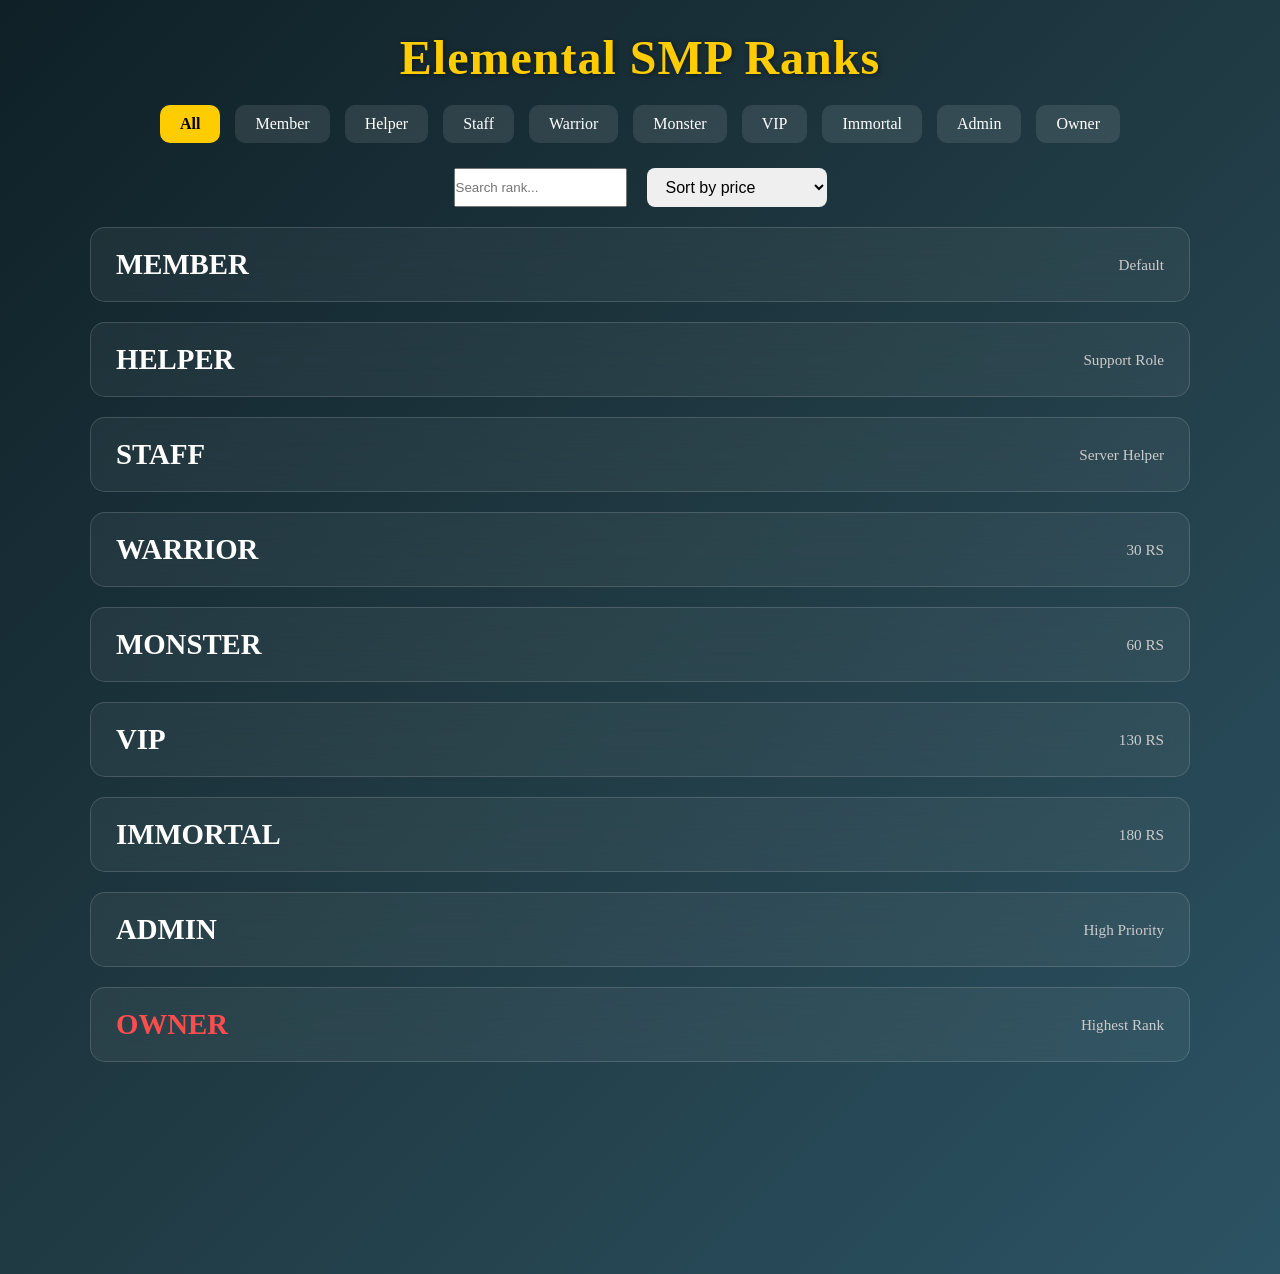
<file: storee.html>
<!DOCTYPE html>
<html lang="en">
  <head>
    <meta charset="UTF-8" />
    <meta name="viewport" content="width=device-width, initial-scale=1.0" />
    <title>
      Elemental SMP Ranks
    </title>
    <link href="https://fonts.googleapis.com/css2?family=Roboto:wght@400;500;700&amp;display=swap" rel="stylesheet" />
    <style>
      * {margin:0;padding:0;box-sizing:border-box;font-family:&#39;Roboto&#39;,sans-serif;}
body {background: linear-gradient(135deg,#0f2027,#203a43,#2c5364);color:white;min-height:100vh;padding:30px 20px;}
.container {max-width:1100px;margin:auto;}
.title {text-align:center;font-size:3rem;margin-bottom:20px;font-weight:700;letter-spacing:1px;color:#ffcc00;text-shadow: 1px 1px 5px rgba(0,0,0,0.5);}
.controls {display:flex;justify-content:center;gap:20px;margin-bottom:20px;flex-wrap:wrap;}
input[type=&#34;text&#34;] {padding:10px 15px;border-radius:8px;border:none;font-size:1rem;}
select {padding:10px 15px;border-radius:8px;border:none;font-size:1rem;}
.tabs {display:flex;justify-content:center;gap:15px;margin-bottom:25px;flex-wrap:wrap;}
.tab {padding:10px 20px;border-radius:10px;background:rgba(255,255,255,0.1);cursor:pointer;transition:0.3s;}
.tab.active {background:#ffcc00;color:#000;font-weight:700;}
.rank-card {background: rgba(255,255,255,0.05);border-radius:15px;padding:20px 25px;margin-bottom:20px;backdrop-filter: blur(15px);border:1px solid rgba(255,255,255,0.15);cursor:pointer;transition: transform 0.3s, box-shadow 0.3s;}
.rank-card:hover {transform: translateY(-7px);box-shadow:0 15px 30px rgba(0,0,0,0.5);}
.rank-header {display:flex;justify-content:space-between;align-items:center;}
.rank-header h2 {font-size:1.8rem;}
.rank-header span {font-size:0.95rem;color:#ccc;}
.rank-details {margin-top:15px;display:none;padding-top:12px;border-top:1px solid rgba(255,255,255,0.2);}
.rank-details p {margin-bottom:8px;line-height:1.5;font-size:1rem;}
.rank-details p span {margin-right:6px;}
.owner h2{color:#ff4d4d;} admin h2{color:#ff944d;} immortal h2{color:#ffcc00;} vip h2{color:#00e6e6;} monster h2{color:#ff66ff;} warrior h2{color:#66ff66;} staff h2{color:#3399ff;} helper h2{color:#cccccc;} member h2{color:#888;}
@media(max-width:768px){.rank-header h2{font-size:1.5rem;}.rank-details p{font-size:0.9rem;}}
a{text-decoration:none;color:#ffcc00;}
  * {margin:0;padding:0;box-sizing:border-box;font-family:&#39;Roboto&#39;,sans-serif;}
body {background: linear-gradient(135deg,#0f2027,#203a43,#2c5364);color:white;min-height:100vh;padding:30px 20px;}
.container {max-width:1100px;margin:auto;}
.title {text-align:center;font-size:3rem;margin-bottom:20px;font-weight:700;letter-spacing:1px;color:#ffcc00;text-shadow: 1px 1px 5px rgba(0,0,0,0.5);}
.controls {display:flex;justify-content:center;gap:20px;margin-bottom:20px;flex-wrap:wrap;}
input[type=&#34;text&#34;] {padding:10px 15px;border-radius:8px;border:none;font-size:1rem;}
select {padding:10px 15px;border-radius:8px;border:none;font-size:1rem;}
.tabs {display:flex;justify-content:center;gap:15px;margin-bottom:25px;flex-wrap:wrap;}
.tab {padding:10px 20px;border-radius:10px;background:rgba(255,255,255,0.1);cursor:pointer;transition:0.3s;}
.tab.active {background:#ffcc00;color:#000;font-weight:700;}
.rank-card {background: rgba(255,255,255,0.05);border-radius:15px;padding:20px 25px;margin-bottom:20px;backdrop-filter: blur(15px);border:1px solid rgba(255,255,255,0.15);cursor:pointer;transition: transform 0.3s, box-shadow 0.3s;}
.rank-card:hover {transform: translateY(-7px);box-shadow:0 15px 30px rgba(0,0,0,0.5);}
.rank-header {display:flex;justify-content:space-between;align-items:center;}
.rank-header h2 {font-size:1.8rem;}
.rank-header span {font-size:0.95rem;color:#ccc;}
.rank-details {margin-top:15px;display:none;padding-top:12px;border-top:1px solid rgba(255,255,255,0.2);}
.rank-details p {margin-bottom:8px;line-height:1.5;font-size:1rem;}
.rank-details p span {margin-right:6px;}
.owner h2{color:#ff4d4d;} admin h2{color:#ff944d;} immortal h2{color:#ffcc00;} vip h2{color:#00e6e6;} monster h2{color:#ff66ff;} warrior h2{color:#66ff66;} staff h2{color:#3399ff;} helper h2{color:#cccccc;} member h2{color:#888;}
@media(max-width:768px){.rank-header h2{font-size:1.5rem;}.rank-details p{font-size:0.9rem;}}
a{text-decoration:none;color:#ffcc00;}
.tablist-container {margin-top:40px;background:rgba(255,255,255,0.05);padding:20px;border-radius:15px;backdrop-filter:blur(15px);}
.tablist-container h2 {text-align:center;margin-bottom:15px;color:#ffcc00;text-shadow: 1px 1px 3px rgba(0,0,0,0.5);}
.tablist {width:100%;border-collapse:collapse;}
.tablist th, .tablist td {padding:12px 10px;text-align:left;border-bottom:1px solid rgba(255,255,255,0.2);}
.tablist th {color:#ffcc00;}
.tablist tr:nth-child(even){background:rgba(255,255,255,0.05);}
.tablist tr:hover{background:rgba(255,204,0,0.2);cursor:pointer;}
    </style>
  </head>
  <body>
    <div class="container">
      <div class="title">
        Elemental SMP Ranks
      </div>
      <!-- Tabs -->
      <div class="tabs">
        <div class="tab active" onclick="filterTab(&#39;all&#39;, this)">
          All
        </div>
        <div class="tab" onclick="filterTab(&#39;member&#39;, this)">
          Member
        </div>
        <div class="tab" onclick="filterTab(&#39;helper&#39;, this)">
          Helper
        </div>
        <div class="tab" onclick="filterTab(&#39;staff&#39;, this)">
          Staff
        </div>
        <div class="tab" onclick="filterTab(&#39;warrior&#39;, this)">
          Warrior
        </div>
        <div class="tab" onclick="filterTab(&#39;monster&#39;, this)">
          Monster
        </div>
        <div class="tab" onclick="filterTab(&#39;vip&#39;, this)">
          VIP
        </div>
        <div class="tab" onclick="filterTab(&#39;immortal&#39;, this)">
          Immortal
        </div>
        <div class="tab" onclick="filterTab(&#39;admin&#39;, this)">
          Admin
        </div>
        <div class="tab" onclick="filterTab(&#39;owner&#39;, this)">
          Owner
        </div>
      </div>
      <!-- Search + Price Filter -->
      <div class="controls">
        <input type="text" id="searchInput" placeholder="Search rank..." onkeyup="searchRanks()" />
        <select id="filterSelect" onchange="filterRanks()">
          <option value="default">
            Sort by price
          </option>
          <option value="low-high">
            Lowest → Highest
          </option>
          <option value="high-low">
            Highest → Lowest
          </option>
        </select>
      </div>
      <div id="ranksContainer">
        <div class="rank-card member" data-rs="0" onclick="toggleDetails(this)">
          <div class="rank-header">
            <h2>
              MEMBER
            </h2>
            <span>            Default
</span>
          </div>
          <div class="rank-details">
            <p>
              <span>              <!-- Player icon -->
              <svg width="20" height="20" viewBox="0 0 24 24" fill="none" stroke="#FFD700" stroke-width="2" stroke-linecap="round" stroke-linejoin="round">
                <circle cx="12" cy="7" r="4">
                </circle>
                <path d="M6 21v-2a6 6 0 0 1 12 0v2">
                </path>
              </svg>
</span>
              Basic player permissions
            </p>
            <p>
              <span>              <!-- Compass / Explore -->
              <svg width="20" height="20" viewBox="0 0 24 24" fill="none" stroke="#FFD700" stroke-width="2" stroke-linecap="round" stroke-linejoin="round">
                <circle cx="12" cy="12" r="10">
                </circle>
                <polygon points="12 8 15 12 12 16 9 12 12 8">
                </polygon>
              </svg>
</span>
              Can explore and play freely
            </p>
            <p>
              <span>              <!-- Gear / Server Features -->
              <svg width="20" height="20" viewBox="0 0 24 24" fill="none" stroke="#FFD700" stroke-width="2" stroke-linecap="round" stroke-linejoin="round">
                <circle cx="12" cy="12" r="3">
                </circle>
                <path d="M19.4 15a1.65 1.65 0 0 0 .33 1.82l.06.06a2 2 0 1 1-2.83 2.83l-.06-.06a1.65 1.65 0 0 0-1.82-.33 1.65 1.65 0 0 0-1 1.51V21a2 2 0 1 1-4 0v-.09a1.65 1.65 0 0 0-1-1.51 1.65 1.65 0 0 0-1.82.33l-.06.06a2 2 0 1 1-2.83-2.83l.06-.06a1.65 1.65 0 0 0 .33-1.82 1.65 1.65 0 0 0-1.51-1H3a2 2 0 1 1 0-4h.09a1.65 1.65 0 0 0 1.51-1 1.65 1.65 0 0 0-.33-1.82l-.06-.06a2 2 0 1 1 2.83-2.83l.06.06a1.65 1.65 0 0 0 1.82.33H9a1.65 1.65 0 0 0 1-1.51V3a2 2 0 1 1 4 0v.09a1.65 1.65 0 0 0 1 1.51 1.65 1.65 0 0 0 1.82-.33l.06-.06a2 2 0 1 1 2.83 2.83l-.06.06a1.65 1.65 0 0 0-.33 1.82V9a1.65 1.65 0 0 0 1.51 1H21a2 2 0 1 1 0 4h-.09a1.65 1.65 0 0 0-1.51 1z">
                </path>
              </svg>
</span>
              Access general server features
            </p>
            <p>
              <span>              <!-- Chat / Interaction -->
              <svg width="20" height="20" viewBox="0 0 24 24" fill="none" stroke="#FFD700" stroke-width="2" stroke-linecap="round" stroke-linejoin="round">
                <path d="M21 15a2 2 0 0 1-2 2H7l-4 4V5a2 2 0 0 1 2-2h12a2 2 0 0 1 2 2z">
                </path>
              </svg>
</span>
              Interact with other players
            </p>
          </div>
        </div>
        <div class="rank-card helper" data-rs="0" onclick="toggleDetails(this)">
          <div class="rank-header">
            <h2>
              HELPER
            </h2>
            <span>            Support Role
</span>
          </div>
          <div class="rank-details">
            <!-- Helper rank card details -->
            <p>
              <span>              <!-- 👂 Assist members with questions -->
              <svg width="20" height="20" viewBox="0 0 24 24" fill="none" stroke="#00CCFF" stroke-width="2" stroke-linecap="round" stroke-linejoin="round">
                <path d="M4 4v16h16V4H4z">
                </path>
                <path d="M12 12h.01">
                </path>
              </svg>
</span>
              Assist members with questions
            </p>
            <p>
              <span>              <!-- 🛡 Moderate chat and maintain order -->
              <svg width="20" height="20" viewBox="0 0 24 24" fill="none" stroke="#00CCFF" stroke-width="2" stroke-linecap="round" stroke-linejoin="round">
                <path d="M12 2l7 4v6c0 5-7 10-7 10S5 17 5 12V6l7-4z">
                </path>
              </svg>
</span>
              Moderate chat and maintain order
            </p>
            <p>
              <span>              <!-- 🌐 Support the community actively -->
              <svg width="20" height="20" viewBox="0 0 24 24" fill="none" stroke="#00CCFF" stroke-width="2" stroke-linecap="round" stroke-linejoin="round">
                <circle cx="12" cy="12" r="10">
                </circle>
                <path d="M2 12h20M12 2a15 15 0 0 1 0 20M12 2a15 15 0 0 0 0 20">
                </path>
              </svg>
</span>
              Support the community actively
            </p>
            <p>
              <span>              <!-- 🧭 Guide new players -->
              <svg width="20" height="20" viewBox="0 0 24 24" fill="none" stroke="#00CCFF" stroke-width="2" stroke-linecap="round" stroke-linejoin="round">
                <polygon points="12 2 15 22 12 17 9 22 12 2">
                </polygon>
              </svg>
</span>
              Guide new players
            </p>
            <p>
              <span>              <!-- ⚠ Report issues to staff -->
              <svg width="20" height="20" viewBox="0 0 24 24" fill="none" stroke="#00CCFF" stroke-width="2" stroke-linecap="round" stroke-linejoin="round">
                <path d="M10.29 3.86L1.82 18a2 2 0 0 0 1.71 3h16.94a2 2 0 0 0 1.71-3L13.71 3.86a2 2 0 0 0-3.42 0z">
                </path>
                <line x1="12" y1="9" x2="12" y2="13">
                </line>
                <line x1="12" y1="17" x2="12" y2="17">
                </line>
              </svg>
</span>
              Report issues to staff
            </p>
          </div>
        </div>
        <div class="rank-card staff" data-rs="0" onclick="toggleDetails(this)">
          <div class="rank-header">
            <h2>
              STAFF
            </h2>
            <span>            Server Helper
</span>
          </div>
          <div class="rank-details">
            <!-- Staff rank card details -->
            <p>
              <span>              <!-- 🛡️ Oversee server moderation -->
              <svg width="20" height="20" viewBox="0 0 24 24" fill="none" stroke="#3399FF" stroke-width="2" stroke-linecap="round" stroke-linejoin="round">
                <path d="M12 2l7 4v6c0 5-7 10-7 10S5 17 5 12V6l7-4z">
                </path>
              </svg>
</span>
              Oversee server moderation
            </p>
            <p>
              <span>              <!-- 👥 Assist members -->
              <svg width="20" height="20" viewBox="0 0 24 24" fill="none" stroke="#3399FF" stroke-width="2" stroke-linecap="round" stroke-linejoin="round">
                <path d="M17 21v-2a4 4 0 0 0-3-3.87">
                </path>
                <path d="M7 21v-2a4 4 0 0 1 3-3.87">
                </path>
                <circle cx="12" cy="7" r="4">
                </circle>
              </svg>
</span>
              Assist members
            </p>
            <p>
              <span>              <!-- ⚙️ Manage server settings -->
              <svg width="20" height="20" viewBox="0 0 24 24" fill="none" stroke="#3399FF" stroke-width="2" stroke-linecap="round" stroke-linejoin="round">
                <circle cx="12" cy="12" r="3">
                </circle>
                <path d="M19.4 15a1.65 1.65 0 0 0 .33 1.82l0 0a2 2 0 0 1-2.83 2.83l0 0a1.65 1.65 0 0 0-1.82-.33">
                </path>
                <path d="M4.6 9a1.65 1.65 0 0 0-.33-1.82l0 0a2 2 0 0 1 2.83-2.83l0 0a1.65 1.65 0 0 0 1.82.33">
                </path>
              </svg>
</span>
              Manage server settings
            </p>
            <p>
              <span>              <!-- 📋 Monitor player activity -->
              <svg width="20" height="20" viewBox="0 0 24 24" fill="none" stroke="#3399FF" stroke-width="2" stroke-linecap="round" stroke-linejoin="round">
                <rect x="3" y="4" width="18" height="18" rx="2" ry="2">
                </rect>
                <line x1="3" y1="10" x2="21" y2="10">
                </line>
              </svg>
</span>
              Monitor player activity
            </p>
            <p>
              <span>              <!-- 📝 Report issues and logs -->
              <svg width="20" height="20" viewBox="0 0 24 24" fill="none" stroke="#3399FF" stroke-width="2" stroke-linecap="round" stroke-linejoin="round">
                <path d="M21 15v4a2 2 0 0 1-2 2H5a2 2 0 0 1-2-2v-4">
                </path>
                <polyline points="7 10 12 15 17 10">
                </polyline>
                <line x1="12" y1="15" x2="12" y2="3">
                </line>
              </svg>
</span>
              Report issues and logs
            </p>
          </div>
        </div>
        <div class="rank-card warrior" data-rs="30" onclick="toggleDetails(this)">
          <div class="rank-header">
            <h2>
              WARRIOR
            </h2>
            <span>            30 RS
</span>
          </div>
          <div class="rank-details">
            <!-- Warrior rank card details -->
            <p>
              <span>              <!-- 💎 Armor & Tools -->
              <svg width="20" height="20" viewBox="0 0 24 24" fill="none" stroke="#66FF66" stroke-width="2" stroke-linecap="round" stroke-linejoin="round">
                <path d="M12 2l7 4v6c0 5-7 10-7 10S5 17 5 12V6l7-4z">
                </path>
              </svg>
</span>
              Enchanted Diamond Armor &amp; Tools
            </p>
            <p>
              <span>              <!-- 🍎 Consumables -->
              <svg width="20" height="20" viewBox="0 0 24 24" fill="none" stroke="#66FF66" stroke-width="2" stroke-linecap="round" stroke-linejoin="round">
                <circle cx="12" cy="12" r="8">
                </circle>
                <line x1="12" y1="8" x2="12" y2="16">
                </line>
                <line x1="8" y1="12" x2="16" y2="12">
                </line>
              </svg>
</span>
              Golden Apples
            </p>
            <p>
              <span>              <!-- 🏠 Homes -->
              <svg width="20" height="20" viewBox="0 0 24 24" fill="none" stroke="#66FF66" stroke-width="2" stroke-linecap="round" stroke-linejoin="round">
                <path d="M3 12l9-9 9 9">
                </path>
                <path d="M9 21V12h6v9">
                </path>
              </svg>
</span>
              Homes: 3 | PVs: 3
            </p>
            <p>
              <span>              <!-- ⚒️ Commands -->
              <svg width="20" height="20" viewBox="0 0 24 24" fill="none" stroke="#66FF66" stroke-width="2" stroke-linecap="round" stroke-linejoin="round">
                <path d="M14 2l4 4-8 8-4-4z">
                </path>
                <path d="M14 2l4 4L10 14l-4-4z">
                </path>
              </svg>
</span>
              Commands: /e-chest
            </p>
            <p>
              <span>              <!-- 🛒 Auction & 📦 Kit -->
              <svg width="20" height="20" viewBox="0 0 24 24" fill="none" stroke="#66FF66" stroke-width="2" stroke-linecap="round" stroke-linejoin="round">
                <path d="M6 6h15l-1.5 9h-13z">
                </path>
                <circle cx="9" cy="21" r="1">
                </circle>
                <circle cx="18" cy="21" r="1">
                </circle>
              </svg>
</span>
              Auction: 3 items at a time &amp; Weekly Kit
            </p>
          </div>
        </div>
        <div class="rank-card monster" data-rs="60" onclick="toggleDetails(this)">
          <div class="rank-header">
            <h2>
              MONSTER
            </h2>
            <span>            60 RS
</span>
          </div>
          <div class="rank-details">
            <!-- Monster rank card details -->
            <p>
              <span>              <!-- 💎 Armor & Tools -->
              <svg width="20" height="20" viewBox="0 0 24 24" fill="none" stroke="#FF66FF" stroke-width="2" stroke-linecap="round" stroke-linejoin="round">
                <path d="M12 2l7 4v6c0 5-7 10-7 10S5 17 5 12V6l7-4z">
                </path>
              </svg>
</span>
              Max Enchanted Diamond Armor &amp; Tools
            </p>
            <p>
              <span>              <!-- 🍎 Consumables -->
              <svg width="20" height="20" viewBox="0 0 24 24" fill="none" stroke="#FF66FF" stroke-width="2" stroke-linecap="round" stroke-linejoin="round">
                <circle cx="12" cy="12" r="8">
                </circle>
                <line x1="12" y1="8" x2="12" y2="16">
                </line>
                <line x1="8" y1="12" x2="16" y2="12">
                </line>
              </svg>
</span>
              Golden Apples
            </p>
            <p>
              <span>              <!-- 🏠 Homes -->
              <svg width="20" height="20" viewBox="0 0 24 24" fill="none" stroke="#FF66FF" stroke-width="2" stroke-linecap="round" stroke-linejoin="round">
                <path d="M3 12l9-9 9 9">
                </path>
                <path d="M9 21V12h6v9">
                </path>
              </svg>
</span>
              Homes: 4 | PVs: 4
            </p>
            <p>
              <span>              <!-- ⚒️ Commands -->
              <svg width="20" height="20" viewBox="0 0 24 24" fill="none" stroke="#FF66FF" stroke-width="2" stroke-linecap="round" stroke-linejoin="round">
                <path d="M14 2l4 4-8 8-4-4z">
                </path>
                <path d="M14 2l4 4L10 14l-4-4z">
                </path>
              </svg>
</span>
              Commands: /e-chest, /anvil, /craft
            </p>
            <p>
              <span>              <!-- 🛒 Auction & 📦 Kit -->
              <svg width="20" height="20" viewBox="0 0 24 24" fill="none" stroke="#FF66FF" stroke-width="2" stroke-linecap="round" stroke-linejoin="round">
                <path d="M6 6h15l-1.5 9h-13z">
                </path>
                <circle cx="9" cy="21" r="1">
                </circle>
                <circle cx="18" cy="21" r="1">
                </circle>
              </svg>
</span>
              Auction: 4 items at a time &amp; Weekly Kit
            </p>
          </div>
        </div>
        <div class="rank-card vip" data-rs="130" onclick="toggleDetails(this)">
          <div class="rank-header">
            <h2>
              VIP
            </h2>
            <span>            130 RS
</span>
          </div>
          <div class="rank-details">
            <!-- VIP rank card details -->
            <p>
              <span>              <!-- 💎 Armor & Tools -->
              <svg width="20" height="20" viewBox="0 0 24 24" fill="none" stroke="#00E6E6" stroke-width="2" stroke-linecap="round" stroke-linejoin="round">
                <path d="M12 2l7 4v6c0 5-7 10-7 10S5 17 5 12V6l7-4z">
                </path>
              </svg>
</span>
              Weekly Kit: Max Enchanted Netherite Armor &amp; Tools + Golden Apples &amp; Golden Carrots
            </p>
            <p>
              <span>              <!-- 🍎🥕 Consumables -->
              <svg width="20" height="20" viewBox="0 0 24 24" fill="none" stroke="#00E6E6" stroke-width="2" stroke-linecap="round" stroke-linejoin="round">
                <circle cx="12" cy="12" r="8">
                </circle>
                <line x1="12" y1="8" x2="12" y2="16">
                </line>
                <line x1="8" y1="12" x2="16" y2="12">
                </line>
              </svg>
</span>
              Bonus: 16x Netherite Blocks + 20x Diamond Blocks
            </p>
            <p>
              <span>              <!-- 💠 Bonus -->
              <svg width="20" height="20" viewBox="0 0 24 24" fill="none" stroke="#00E6E6" stroke-width="2" stroke-linecap="round" stroke-linejoin="round">
                <polygon points="12 2 15 8 22 9 17 14 18 21 12 18 6 21 7 14 2 9 9 8 12 2">
                </polygon>
              </svg>
</span>
              Bonus: 16x Netherite Blocks, 20x Diamond Blocks
            </p>
            <p>
              <span>              <!-- 🏠 Homes -->
              <svg width="20" height="20" viewBox="0 0 24 24" fill="none" stroke="#00E6E6" stroke-width="2" stroke-linecap="round" stroke-linejoin="round">
                <path d="M3 12l9-9 9 9">
                </path>
                <path d="M9 21V12h6v9">
                </path>
              </svg>
</span>
              Homes: 6 | PVs: 6
            </p>
            <p>
              <span>              <!-- ⚒️ Commands -->
              <svg width="20" height="20" viewBox="0 0 24 24" fill="none" stroke="#00E6E6" stroke-width="2" stroke-linecap="round" stroke-linejoin="round">
                <path d="M14 2l4 4-8 8-4-4z">
                </path>
                <path d="M14 2l4 4L10 14l-4-4z">
                </path>
              </svg>
</span>
              Commands: /e-chest, /anvil, /craft
            </p>
            <p>
              <span>              <!-- 🛒 Auction -->
              <svg width="20" height="20" viewBox="0 0 24 24" fill="none" stroke="#00E6E6" stroke-width="2" stroke-linecap="round" stroke-linejoin="round">
                <path d="M6 6h15l-1.5 9h-13z">
                </path>
                <circle cx="9" cy="21" r="1">
                </circle>
                <circle cx="18" cy="21" r="1">
                </circle>
              </svg>
</span>
              Auction: 6 items at a time
            </p>
            <p>
              <span>              <!-- 📦 Weekly Kit -->
              <svg width="20" height="20" viewBox="0 0 24 24" fill="none" stroke="#00E6E6" stroke-width="2" stroke-linecap="round" stroke-linejoin="round">
                <path d="M21 16V8a2 2 0 0 0-2-2H5a2 2 0 0 0-2 2v8">
                </path>
                <path d="M3 16h18l-2 5H5l-2-5z">
                </path>
              </svg>
</span>
              Weekly Kit: claim every 7 days
            </p>
          </div>
        </div>
        <div class="rank-card immortal" data-rs="180" onclick="toggleDetails(this)">
          <div class="rank-header">
            <h2>
              IMMORTAL
            </h2>
            <span>            180 RS
</span>
          </div>
          <div class="rank-details">
            <!-- Immortal rank card details -->
            <p>
              <span>              <!-- 💎 Armor & Tools -->
              <svg width="20" height="20" viewBox="0 0 24 24" fill="none" stroke="#FFCC00" stroke-width="2" stroke-linecap="round" stroke-linejoin="round">
                <path d="M12 2l7 4v6c0 5-7 10-7 10S5 17 5 12V6l7-4z">
                </path>
              </svg>
</span>
              Weekly Kit: Max Enchanted Netherite Armor (Protection V) &amp; Tools
            </p>
            <p>
              <span>              <!-- 🍎🥕 Consumables -->
              <svg width="20" height="20" viewBox="0 0 24 24" fill="none" stroke="#FFCC00" stroke-width="2" stroke-linecap="round" stroke-linejoin="round">
                <circle cx="12" cy="12" r="8">
                </circle>
                <line x1="12" y1="8" x2="12" y2="16">
                </line>
                <line x1="8" y1="12" x2="16" y2="12">
                </line>
              </svg>
</span>
              Extras: Golden Apples, Golden Carrots, 3 Stacks XP Bottles
            </p>
            <p>
              <span>              <!-- 🧪 XP Bottles -->
              <svg width="20" height="20" viewBox="0 0 24 24" fill="none" stroke="#FFCC00" stroke-width="2" stroke-linecap="round" stroke-linejoin="round">
                <path d="M8 2v20h8V2H8z">
                </path>
                <path d="M8 8h8">
                </path>
                <path d="M8 16h8">
                </path>
              </svg>
</span>
              Bonus: 32x Netherite Blocks + 50x Diamond Blocks
            </p>
            <p>
              <span>              <!-- 💠 Bonus -->
              <svg width="20" height="20" viewBox="0 0 24 24" fill="none" stroke="#FFCC00" stroke-width="2" stroke-linecap="round" stroke-linejoin="round">
                <polygon points="12 2 15 8 22 9 17 14 18 21 12 18 6 21 7 14 2 9 9 8 12 2">
                </polygon>
              </svg>
</span>
              Includes all VIP perks
            </p>
            <p>
              <span>              <!-- 🏠 Homes -->
              <svg width="20" height="20" viewBox="0 0 24 24" fill="none" stroke="#FFCC00" stroke-width="2" stroke-linecap="round" stroke-linejoin="round">
                <path d="M3 12l9-9 9 9">
                </path>
                <path d="M9 21V12h6v9">
                </path>
              </svg>
</span>
              Homes: 6 | PVs: 6
            </p>
            <p>
              <span>              <!-- ⚒️ Commands -->
              <svg width="20" height="20" viewBox="0 0 24 24" fill="none" stroke="#FFCC00" stroke-width="2" stroke-linecap="round" stroke-linejoin="round">
                <path d="M14 2l4 4-8 8-4-4z">
                </path>
                <path d="M14 2l4 4L10 14l-4-4z">
                </path>
              </svg>
</span>
              Commands: /e-chest, /anvil, /craft
            </p>
            <p>
              <span>              <!-- 📦 Weekly Kit -->
              <svg width="20" height="20" viewBox="0 0 24 24" fill="none" stroke="#FFCC00" stroke-width="2" stroke-linecap="round" stroke-linejoin="round">
                <path d="M21 16V8a2 2 0 0 0-2-2H5a2 2 0 0 0-2 2v8">
                </path>
                <path d="M3 16h18l-2 5H5l-2-5z">
                </path>
              </svg>
</span>
              Weekly Kit: claim every 7 days
            </p>
          </div>
        </div>
        <div class="rank-card admin" data-rs="0" onclick="toggleDetails(this)">
          <div class="rank-header">
            <h2>
              ADMIN
            </h2>
            <span>            High Priority
</span>
          </div>
          <div class="rank-details">
            <p>
              <span>              <svg width="16" height="16" viewBox="0 0 24 24" fill="currentColor">
                <path d="M12 2L2 7v6c0 5 3.5 9.74 10 12 6.5-2.26 10-7 10-12V7l-10-5z">
                </path>
              </svg>
</span>
              Commands: /kick, /ban, /mute, /warn, /freeze
            </p>
            <p>
              <span>              <svg width="16" height="16" viewBox="0 0 24 24" fill="currentColor">
                <path d="M12 8c2.21 0 4-1.79 4-4S14.21 0 12 0 8 1.79 8 4s1.79 4 4 4zm0 2c-2.67 0-8 1.34-8 4v4h16v-4c0-2.66-5.33-4-8-4z">
                </path>
              </svg>
</span>
              Server management: Access to server settings &amp; configurations
            </p>
            <p>
              <span>              <svg width="16" height="16" viewBox="0 0 24 24" fill="currentColor">
                <path d="M16 11c1.66 0 2.99-1.34 2.99-3S17.66 5 16 5s-3 1.34-3 3 1.34 3 3 3zm-8 0c1.66 0 2.99-1.34 2.99-3S9.66 5 8 5 5 6.34 5 8s1.34 3 3 3zm0 2c-2.33 0-7 1.17-7 3.5V19h14v-2.5C15 14.17 10.33 13 8 13zm8 0c-.29 0-.62.02-.97.05 1.16.84 1.97 1.97 1.97 3.45V19h6v-2.5c0-2.33-4.67-3.5-7-3.5z">
                </path>
              </svg>
</span>
              Staff coordination: Assign/moderate other staff members
            </p>
            <p>
              <span>              <svg width="16" height="16" viewBox="0 0 24 24" fill="currentColor">
                <path d="M3 13h2v-2H3v2zm0 4h2v-2H3v2zm0-8h2V7H3v2zm4 4h14v-2H7v2zm0 4h14v-2H7v2zm0-8h14V7H7v2z">
                </path>
              </svg>
</span>
              Monitoring tools: View logs, player stats, activity
            </p>
            <p>
              <span>              <svg width="16" height="16" viewBox="0 0 24 24" fill="currentColor">
                <path d="M12 2C6.48 2 2 6.48 2 12s4.48 10 10 10c5.52 0 10-4.48 10-10S17.52 2 12 2zm0 18c-4.41 0-8-3.59-8-8s3.59-8 8-8c4.41 0 8 3.59 8 8s-3.59 8-8 8zm-1-13h2v6h-2zm0 8h2v2h-2z">
                </path>
              </svg>
</span>
              Moderation alerts: Receive real-time alerts for rule violations
            </p>
          </div>
        </div>
        <div class="rank-card owner" data-rs="0" onclick="toggleDetails(this)">
          <div class="rank-header">
            <h2>
              OWNER
            </h2>
            <span>            Highest Rank
</span>
          </div>
          <div class="rank-details">
            <p>
              <span>              <svg width="16" height="16" viewBox="0 0 24 24" fill="currentColor">
                <path d="M12 2L15 8l6 1-4 5 1 6-5-3-5 3 1-6-4-5 6-1 3-6z">
                </path>
              </svg>
</span>
              All permissions: Full control of server
            </p>
            <p>
              <span>              <svg width="16" height="16" viewBox="0 0 24 24" fill="currentColor">
                <path d="M12 4c-4.41 0-8 3.59-8 8s3.59 8 8 8c4.42 0 8-3.59 8-8s-3.58-8-8-8zm0 14c-3.31 0-6-2.69-6-6s2.69-6 6-6c3.31 0 6 2.69 6 6s-2.69 6-6 6z">
                </path>
              </svg>
</span>
              Unlimited commands: /kick, /ban, /mute, /warn, /freeze
            </p>
            <p>
              <span>              <svg width="16" height="16" viewBox="0 0 24 24" fill="currentColor">
                <path d="M12 0L8 7H0l6 5-2 7 6-4 6 4-2-7 6-5h-8l-4-7z">
                </path>
              </svg>
</span>
              Server management: Configure all settings &amp; plugins
            </p>
            <p>
              <span>              <svg width="16" height="16" viewBox="0 0 24 24" fill="currentColor">
                <path d="M3 3h18v2H3V3zm0 4h18v2H3V7zm0 4h18v2H3v-2zm0 4h18v2H3v-2zm0 4h18v2H3v-2z">
                </path>
              </svg>
</span>
              Monitoring: Full access to logs, stats &amp; activity
            </p>
            <p>
              <span>              <svg width="16" height="16" viewBox="0 0 24 24" fill="currentColor">
                <path d="M12 22c1.1 0 2-.9 2-2h-4a2 2 0 0 0 2 2zm6-6V11c0-3.07-1.63-5.64-4.5-6.32V4a1.5 1.5 0 0 0-3 0v.68C7.63 5.36 6 7.92 6 11v5l-1.99 2a1 1 0 0 0 .78 1.66h14.42a1 1 0 0 0 .78-1.66L18 16z">
                </path>
              </svg>
</span>
              Alerts &amp; notifications: Receive critical server updates instantly
            </p>
          </div>
        </div>
      </div>
    </div>
    <br />
    <br />
    <br />
    <br />
    <br />
    <br />
    <br />
    <br />
    <br />
    <script>
      // Toggle rank details
function toggleDetails(card){
  const details = card.querySelector(&#39;.rank-details&#39;);
  details.style.display = details.style.display === &#39;block&#39; ? &#39;none&#39; : &#39;block&#39;;
}

// Search ranks by name
function searchRanks(){
  const input = document.getElementById(&#39;searchInput&#39;).value.toUpperCase();
  const ranks = document.querySelectorAll(&#39;.rank-card&#39;);
  ranks.forEach(rank =&gt; {
    const name = rank.querySelector(&#39;h2&#39;).textContent.toUpperCase();
    rank.style.display = name.includes(input) ? &#39;&#39; : &#39;none&#39;;
  });
}

// Filter ranks by RS (price)
const ranksContainer = document.getElementById(&#39;ranksContainer&#39;);
const filterSelect = document.getElementById(&#39;filterSelect&#39;);

// Define rank hierarchy
const rankOrder = [&#34;member&#34;,&#34;helper&#34;,&#34;staff&#34;,&#34;warrior&#34;,&#34;monster&#34;,&#34;vip&#34;,&#34;immortal&#34;,&#34;admin&#34;,&#34;owner&#34;];

function filterRanks() {
  const sortValue = filterSelect.value;
  const ranks = Array.from(ranksContainer.querySelectorAll(&#39;.rank-card&#39;));

  ranks.sort((a, b) =&gt; {
    const rankA = rankOrder.indexOf(a.classList[1]); // second class is the rank
    const rankB = rankOrder.indexOf(b.classList[1]);
    
    if(sortValue === &#39;low-high&#39;) return rankA - rankB; // lowest → highest
    if(sortValue === &#39;high-low&#39;) return rankB - rankA; // highest → lowest
    return 0;
  });

  // Remove existing cards and append sorted cards
  ranksContainer.innerHTML = &#39;&#39;;
  ranks.forEach(rank =&gt; ranksContainer.appendChild(rank));
}

// Filter by tab
function filterTab(rankType, tab){
  document.querySelectorAll(&#39;.tab&#39;).forEach(t =&gt; t.classList.remove(&#39;active&#39;));
  tab.classList.add(&#39;active&#39;);
  const ranks = document.querySelectorAll(&#39;.rank-card&#39;);
  ranks.forEach(rank =&gt; {
    if(rankType===&#39;all&#39;){rank.style.display=&#39;&#39;;}
    else{rank.style.display = rank.classList.contains(rankType) ? &#39;&#39; : &#39;none&#39;;}
  });
}
    </script>
    <script>
      // Toggle rank details
function toggleDetails(card){
  const details = card.querySelector(&#39;.rank-details&#39;);
  details.style.display = details.style.display===&#39;block&#39; ? &#39;none&#39; : &#39;block&#39;;
}

// Search ranks
function searchRanks(){
  const input = document.getElementById(&#39;searchInput&#39;).value.toUpperCase();
  document.querySelectorAll(&#39;.rank-card&#39;).forEach(rank=&gt;{
    const name = rank.querySelector(&#39;h2&#39;).textContent.toUpperCase();
    rank.style.display = name.includes(input) ? &#39;&#39; : &#39;none&#39;;
  });
}

// Filter ranks by RS
function filterRanks(){
  const container = document.getElementById(&#39;ranksContainer&#39;);
  const ranks = Array.from(container.querySelectorAll(&#39;.rank-card&#39;));
  const filter = document.getElementById(&#39;filterSelect&#39;).value;
  let sorted = ranks.slice();
  if(filter===&#39;low-high&#39;){sorted.sort((a,b)=&gt;parseInt(a.dataset.rs)-parseInt(b.dataset.rs));}
  else if(filter===&#39;high-low&#39;){sorted.sort((a,b)=&gt;parseInt(b.dataset.rs)-parseInt(a.dataset.rs));}
  container.innerHTML=&#39;&#39;;
  sorted.forEach(rank =&gt; container.appendChild(rank));
}

// Filter by tab
function filterTab(rankType, tabElement){
  if(tabElement){
    document.querySelectorAll(&#39;.tab&#39;).forEach(t=&gt;t.classList.remove(&#39;active&#39;));
    tabElement.classList.add(&#39;active&#39;);
  }
  document.querySelectorAll(&#39;.rank-card&#39;).forEach(rank=&gt;{
    rank.style.display = (rankType===&#39;all&#39; || rank.classList.contains(rankType)) ? &#39;&#39; : &#39;none&#39;;
  });
}
    </script>
  </body>
</html>
</file>
<file: style.css>
/* =======================
   Global Styles
======================= */
* {margin:0; padding:0; box-sizing:border-box; scroll-behavior:smooth;}
body {
    font-family: Arial, sans-serif;
    background: linear-gradient(-45deg,#000,#0f2027,#1a1a1a,#203a43);
    background-size: 400% 400%;
    animation: gradientBG 15s ease infinite;
    color:white;
}

@keyframes gradientBG{
    0%{background-position:0% 50%}
    50%{background-position:100% 50%}
    100%{background-position:0% 50%}
}

/* =======================
   Navbar
======================= */
.nav-container {
    display: flex;
    justify-content: space-between;
    align-items: center;
    flex-wrap: wrap;
    padding: 15px;
    background: rgba(0,0,0,0.8);
    position: fixed;
    width: 100%;
    top: 0;
    z-index: 1000;
}

.nav-logo {
    color: #00ffcc;
    font-weight: bold;
    font-size: 1.5em;
}

.nav-links {
    display: flex;
    gap: 15px;
}

.nav-links a {
    color: #00ffcc;
    text-decoration: none;
    font-weight: bold;
    transition: 0.3s;
}

.nav-links a:hover {
    color: white;
}

/* Hamburger */
.hamburger {
    display: none;
    font-size: 2em;
    cursor: pointer;
    user-select: none;
}

@media(max-width: 900px) {
  .navbar nav {
    position: fixed;
    top: 70px;
    right: 25%; /* Center it horizontally */
    left: 25%;  /* 100% - 50% width = 25% on each side */
    width: 50%; /* 👈 now 50% width */
    height: auto;

    background: #111;
    padding: 12px;
    border-radius: 10px;
    border: 1px solid #00ffcc;

    display: none;
  }

  .navbar nav.active {
    display: flex;
    flex-direction: column;
  }

  .navbar nav a {
    font-size: 0.85rem; /* smaller text */
    padding: 6px 0;
  }
}

/* =======================
   Header
======================= */
header{
    text-align:center;
    padding:150px 20px 100px;
}

h1{
    font-size:3em;
    color:#00ffcc;
}

.ip-box{
    margin-top:25px;
    padding:15px;
    background:#111;
    border:2px solid #00ffcc;
    display:inline-block;
    border-radius:10px;
    cursor:pointer;
    font-weight:bold;
}

.btn{
    display:inline-block;
    margin:15px;
    padding:12px 30px;
    background:#00ffcc;
    color:black;
    text-decoration:none;
    border-radius:25px;
    font-weight:bold;
    transition:0.3s;
}

.btn:hover{
    background:white;
    transform:scale(1.05);
}

/* =======================
   Sections / Cards
======================= */
section{
    padding:120px 20px;
    text-align:center;
}

.cards{
    display:flex;
    justify-content:center;
    flex-wrap:wrap;
    gap:20px;
    margin-top:40px;
}

.card{
    background: rgba(0,0,0,0.7);
    padding:25px;
    width:250px;
    border-radius:15px;
    border:1px solid #00ffcc;
    transition:0.3s;
    text-align:center;
}

.card:hover{
    transform:translateY(-10px);
}

.cards input {
    padding:5px;
    margin-right:5px;
    width: calc(50% - 10px);
}
footer {
    width: 100%;
    background: #111;
    color: #f5f5f5;
    padding: 40px 20px;
    font-family: 'Minecraft', Arial, sans-serif;
    text-align: center;  /* Centers everything inside the footer */
    border-top: 3px solid #FFD700;
    box-sizing: border-box;
}

.footer-container {
    width: 70%;       /* Text/content width */
    margin: 0 auto;   /* Center container */
}

.footer-brand p {
    margin: 5px 0 15px;
    color: #ccc;
}

/* Quick Links */
.footer-links a {
    color: #f5f5f5;
    margin: 0 10px;
    text-decoration: none;
}

.footer-links a:hover {
    color: #FFD700;
    text-shadow: 1px 1px #000;
}

/* General social icons */
.social-links {
    width: 30px;      /* Default size */
    height: 30px;
    margin: 0 10px;
    transition: transform 0.2s;
}

/* YouTube smaller */
.youtube-links {
    width: 100px;      
    height: 34px;     /* keep square */
}

/* Center the social icons */
#social-links {
    display: flex;
    justify-content: center;
    align-items: center;
    margin: 20px 0;
}

/* Hover effect */
.social-icon:hover {
    transform: scale(1.2);
}

/* Legal & Policies */
.footer-legal a {
    color: #aaa;
    text-decoration: none;
    margin: 0 5px;
    font-size: 0.9em;
}

.footer-legal a:hover {
    color: #FFD700;
}

.footer-legal p {
    margin-top: 5px;
    font-size: 0.9em;
    color: #aaa;
}

/* Mobile Responsive */
@media (max-width: 768px) {
    .footer-container {
        width: 90%;
    }
    .footer-links a {
        display: block;
        margin: 5px 0;
    }
    #social-links {
        flex-direction: row;  /* Keeps horizontal but shrinks nicely */
    }
    .footer-legal a {
        display: block;
        margin: 3px 0;
    }
}
/* =======================
   Leaderboard Cards
======================= */
.card p{
    font-weight:bold;
    color:white;
}
/* Extra catch for tablets in landscape */
@media screen and (max-device-width: 1280px) and (orientation: landscape),
       screen and (max-width: 1280px) {
    .nav-links {
        display: none;
        flex-direction: column;
        width: 100%;
        background: rgba(0,0,0,0.95);
        padding: 10px 0;
        border-top: 2px solid #00ffcc;
    }

    .nav-links a {
        padding: 10px;
        width: 100%;
        text-align: center;
    }
          

    .hamburger {
        display: block;
    }

    .nav-links.active {
        display: flex;
    }
}
/* Flex direction for nav container */
.nav-container {
    display: flex;
    justify-content: space-between;
    align-items: center;
    flex-wrap: wrap;
    padding: 15px;
    background: rgba(0,0,0,0.8);
    position: fixed;
    width: 100%;
    top: 0;
    z-index: 1000;
}

/* Logo always on the right */
.nav-logo {
    order: 2; /* put logo at the end */
    color: #00ffcc;
    font-weight: bold;
    font-size: 1.5em;
}

/* Nav links and hamburger on the left */
.nav-links, .hamburger {
    order: 1; /* move links and hamburger to the start */
}

/* Mobile / Tablet adjustments remain the same */
@media screen and (max-width: 1024px) {
    .nav-links {
        display: none;
        flex-direction: column;
        width: 100%;
        background: rgba(0,0,0,0.95);
        padding: 10px 0;
        border-top: 2px solid #00ffcc;
    }

    .nav-links a {
        padding: 10px;
        width: 100%;
        text-align: center;
    }

    .hamburger {
        display: block;
    }

    .nav-links.active {
        display: flex;
    }
}
/* =======================
   Footer Styles
======================= */
footer {
    display: flex;
    justify-content: space-between; /* text left/center, icons right */
    align-items: center;
    padding: 15px 20px;
    background: black;
    opacity: 0.9;
}
footer div:first-child {
    color: white;
    font-size: 14px;          /* normal readable text size */
}

#social-links {
    display: flex;
    flex-direction: row;      /* horizontal icons */
    gap: 20px;                /* space between icons (~0.5 cm) */
    align-items: center;
}

#social-links img {
    height: 35px;             /* icon size */
    width: auto;    
    cursor: pointer;
    transition: transform 0.3s;
}

#social-links img:hover {
    transform: scale(1.1);    /* hover zoom effect */
}

/* Optional: responsive adjustment for mobile */
@media screen and (max-width: 600px) {
    footer {
        flex-direction: column;
        gap: 10px;
    }
    #social-links {
        gap: 8px;
    }
    #social-links img {
        height: 30px;
    }
}
#contact {
    padding: 100px 20px;
    text-align: center;
}

#contact h2 {
    font-size: 2.5em;
    color: #00ffcc;
    margin-bottom: 20px;
}

#contact p {
    margin-bottom: 20px;
}

#contact-form {
    display: flex;
    flex-direction: column;
    align-items: center;
    gap: 10px;
    max-width: 500px;
    margin: auto;
}

#contact-form input,
#contact-form textarea {
    width: 100%;
    padding: 12px;
    border-radius: 10px;
    border: 2px solid #00ffcc;
    background: #111;
    color: white;
    font-size: 1em;
}

#contact-form button {
    padding: 12px 25px;
    border: none;
    border-radius: 25px;
    background: #00ffcc;
    color: black;
    font-weight: bold;
    cursor: pointer;
    transition: 0.3s;
}

#contact-form button:hover {
    background: white;
    transform: scale(1.05);
}

#contact-status {
    color: #00ffcc;
    margin-top: 10px;
}


#countdown {text-align:center; padding:80px 20px; background:rgba(0,0,0,0.6); border:2px solid #00ffcc; border-radius:15px; margin:40px auto; max-width:600px;}
#timer {font-size:2em; font-weight:bold; margin-top:15px; color:#00ffcc;}
#edit-timer input {padding:8px; border-radius:5px; border:1px solid #00ffcc; margin-right:10px;}
#edit-timer button:hover {transform:scale(1.05);}

#whitelisted {
    padding: 100px 20px;
    text-align: center;
}

#whitelisted h2 {
    color: #00ffcc;
    font-size: 2.5rem;
    margin-bottom: 10px;
}

#whitelisted p {
    color: #ccc;
    margin-bottom: 30px;
}

#whitelist-form {
    max-width: 700px;
    margin: auto;
}

.form-group {
    display: flex;
    gap: 15px;
    margin-bottom: 15px;
}

#whitelisted input,
#whitelisted textarea {
    width: 100%;
    padding: 14px;
    border-radius: 10px;
    border: 2px solid #00ffcc;
    background: rgba(0,0,0,0.6);
    color: white;
    font-size: 1rem;
}

#whitelisted textarea {
    height: 120px;
    resize: none;
    margin-bottom: 15px;
}

#whitelisted button {
    padding: 14px 30px;
    border: none;
    border-radius: 30px;
    background: #00ffcc;
    color: black;
    font-weight: bold;
    cursor: pointer;
    transition: 0.3s;
}

#whitelisted button:hover {
    background: white;
    transform: scale(1.05);
}
/* FAQ Styles */
#faq {
    padding: 120px 40px;
    text-align: center;
}
.faq-container {
    max-width: 800px;
    margin: 60px auto;
    text-align: left;
}
.faq-item {
    margin-bottom: 15px;
    border: 1px solid #00ffcc;
    border-radius: 10px;
    overflow: hidden;
    background: rgba(0,0,0,0.7);
}
.faq-question {
    width: 100%;
    padding: 15px 20px;
    background: rgba(0,0,0,0.85);
    color: #00ffcc;
    font-weight: bold;
    border: none;
    text-align: left;
    cursor: pointer;
    outline: none;
    transition: 0.3s;
}
.faq-question:hover {
    background: rgba(0,255,204,0.1);
    color:white;
}
.faq-answer {
    max-height: 0;
    overflow: hidden;
    padding: 0 50px;
    transition: max-height 0.3s ease;
}
.faq-answer p {
    padding: 10px 0;
    color: #fff;
    margin:0;
}
/* ===== NAVBAR ===== */
nav {
  display: flex;
  align-items: center;
  justify-content: space-between;
  padding: 15px 25px;
  position: fixed;
  width: 100%;
  top: 0;
  background: rgba(0,0,0,0.85);
  z-index: 1000;
}

/* LOGO */
.nav-logo {
  color: #00ffcc;
  font-weight: bold;
  font-size: 1.2em;
  white-space: nowrap; /* 👈 prevent breaking */
}

/* LINKS DESKTOP */
#nav-links {
  display: flex;
  gap: 15px;
  white-space: nowrap; /* 👈 force single line */
  overflow-x: auto;    /* 👈 if too many links */
}

#nav-links a {
  color: #00ffcc;
  text-decoration: none;
  font-weight: bold;
  transition: 0.3s;
}

#nav-links a:hover {
  color: white;
}

/* HAMBURGER */
#hamburger {
  display: none;
  font-size: 1.8em;
  color: #00ffcc;
  cursor: pointer;
}

/* CLOSE BUTTON */
.close-btn {
  display: none;
}

/* OVERLAY */
#overlay {
  display: none;
}

/* ===== MOBILE ===== */
@media(max-width: 900px) {

  #hamburger {
    display: block;
  }

  /* Sidebar menu */
  #nav-links {
    position: fixed;
    top: 0;
    left: -260px;
    width: 260px;
    height: 100vh;
    background: #111;
    flex-direction: column;
    padding: 60px 20px;
    gap: 20px;
    transition: 0.3s;
    z-index: 1002;
    border-right: 2px solid #00ffcc;
    overflow: hidden;
  }

  #nav-links.active {
    left: 0;
  }

  #nav-links a {
    font-size: 1rem;
  }

  /* Close button */
  .close-btn {
    display: block;
    position: absolute;
    top: 15px;
    right: 15px;
    font-size: 1.5em;
    color: #00ffcc;
    cursor: pointer;
  }

  .close-btn:hover {
    color: red;
  }

  /* Overlay */
  #overlay.active {
    display: block;
    position: fixed;
    top: 0;
    left: 0;
    width: 100%;
    height: 100%;
    background: rgba(0,0,0,0.7);
    backdrop-filter: blur(4px);
    z-index: 1001;
  }
}




















/* ===== VARIABLES ===== */
:root {
    --mc-green: #4CAF50;
    --mc-dark-green: #2E7D32;
    --mc-water: #87CEEB;
    --java: #F89820;
    --bedrock: #00B0F4;
}

/* ===== JOIN SECTION ===== */
.join-section {
    padding: 5rem 2rem;
     background: linear-gradient(-45deg,#000,#0f2027,#1a1a1a,#203a43);
}

.join-container {
    max-width: 1200px;
    margin: 0 auto;
    display: grid;
    grid-template-columns: repeat(auto-fit, minmax(500px, 1fr));
    gap: 3rem;
}

.join-method {
    background: rgba(30, 35, 40, 0.9);
    border-radius: 20px;
    padding: 2.5rem;
    border: 2px solid var(--mc-green);
    animation: fadeInUp 0.8s ease-out;
    position: relative;
    overflow: hidden;
}

.join-method::before {
    content: '';
    position: absolute;
    top: 0;
    left: 0;
    right: 0;
    height: 5px;
    background: var(--mc-green);
    animation: shimmer 2s infinite linear;
    background-size: 200% 100%;
}

.method-header {
    display: flex;
    align-items: center;
    gap: 1rem;
    margin-bottom: 2rem;
}

.method-header i {
    font-size: 3rem;
}

.java .method-header i { color: var(--java); }
.bedrock .method-header i { color: var(--bedrock); }

.method-header h3 {
    color: white;
    font-size: 2rem;
}

.method-steps {
    margin-bottom: 2rem;
}

.step {
    display: flex;
    align-items: center;
    gap: 1rem;
    margin-bottom: 1.5rem;
    padding: 1rem;
    background: rgba(255, 255, 255, 0.05);
    border-radius: 10px;
    transition: all 0.3s ease;
}

.step:hover {
    background: rgba(76, 175, 80, 0.1);
    transform: translateX(10px);
}

.step-number {
    width: 40px;
    height: 40px;
    background: var(--mc-green);
    color: white;
    border-radius: 50%;
    display: flex;
    align-items: center;
    justify-content: center;
    font-weight: bold;
    font-size: 1.2rem;
    flex-shrink: 0;
}

.step-content h4 {
    color: var(--mc-green);
    margin-bottom: 0.3rem;
}

.step-content p {
    color: #ccc;
    font-size: 0.95rem;
}

.method-btn {
    width: 100%;
    padding: 1rem;
    font-size: 1.2rem;
    font-weight: bold;
    border: none;
    border-radius: 10px;
    cursor: pointer;
    transition: all 0.3s ease;
    display: flex;
    align-items: center;
    justify-content: center;
    gap: 0.8rem;
}

.java-btn {
    background: linear-gradient(135deg, var(--java), #e68900);
    color: white;
}

.bedrock-btn {
    background: linear-gradient(135deg, var(--bedrock), #0091ea);
    color: white;
}

.method-btn:hover {
    transform: translateY(-3px);
    box-shadow: 0 10px 20px rgba(0, 0, 0, 0.3);
}

/* ===== ANIMATIONS ===== */
@keyframes fadeInUp {
    from {
        opacity: 0;
        transform: translateY(30px);
    }
    to {
        opacity: 1;
        transform: translateY(0);
    }
}

@keyframes shimmer {
    0% { background-position: -1000px 0; }
    100% { background-position: 1000px 0; }
}

/* ===== SECTION HEADER ===== */
.section-header {
    text-align: center;
    margin-bottom: 3rem;
    animation: fadeInUp 0.8s ease-out;
}

.section-header h2 {
    font-size: 3rem;
    color: var(--mc-green);
    margin-bottom: 1rem;
    font-family: 'Minecraft', monospace;
    text-shadow: 2px 2px 0 var(--mc-dark-green);
    display: flex;
    align-items: center;
    justify-content: center;
    gap: 1rem;
}

.section-subtitle {
    color: var(--mc-water);
    font-size: 1.2rem;
    max-width: 600px;
    margin: 0 auto;
}
.join-container {
    max-width: 1200px;
    margin: 0 auto;
    display: grid;
    grid-template-columns: repeat(auto-fit, minmax(300px, 1fr)); /* reduced min-width for mobile */
    gap: 3rem;
}

/* Optional: extra mobile tweaks */
@media screen and (max-width: 600px) {
    .join-section {
        padding: 3rem 1rem; /* reduce padding on very small screens */
    }
    
    .method-header h3 {
        font-size: 1.6rem; /* smaller title font on mobile */
    }
    
    .step-content p {
        font-size: 0.9rem; /* slightly smaller step description */
    }
    
    .method-btn {
        font-size: 1rem; /* smaller button font on mobile */
        padding: 0.8rem;
    }
}
</file>
